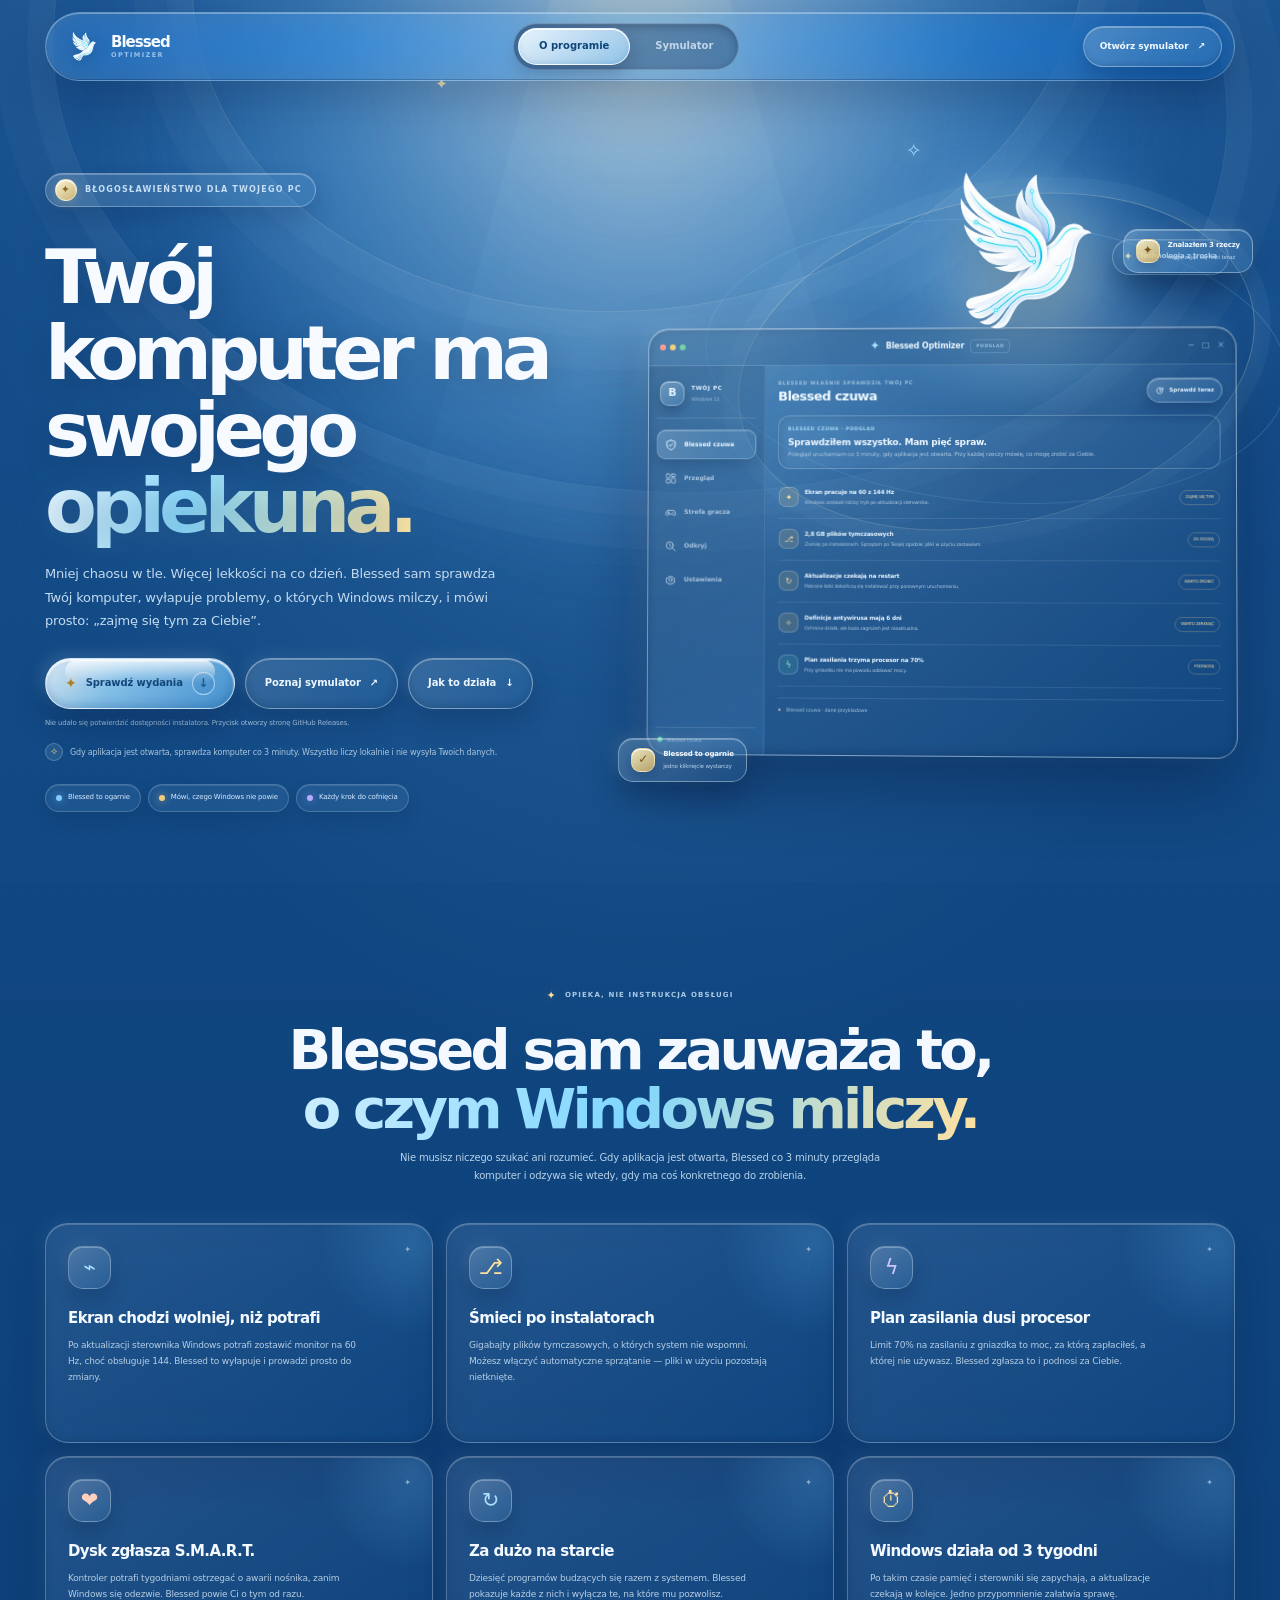
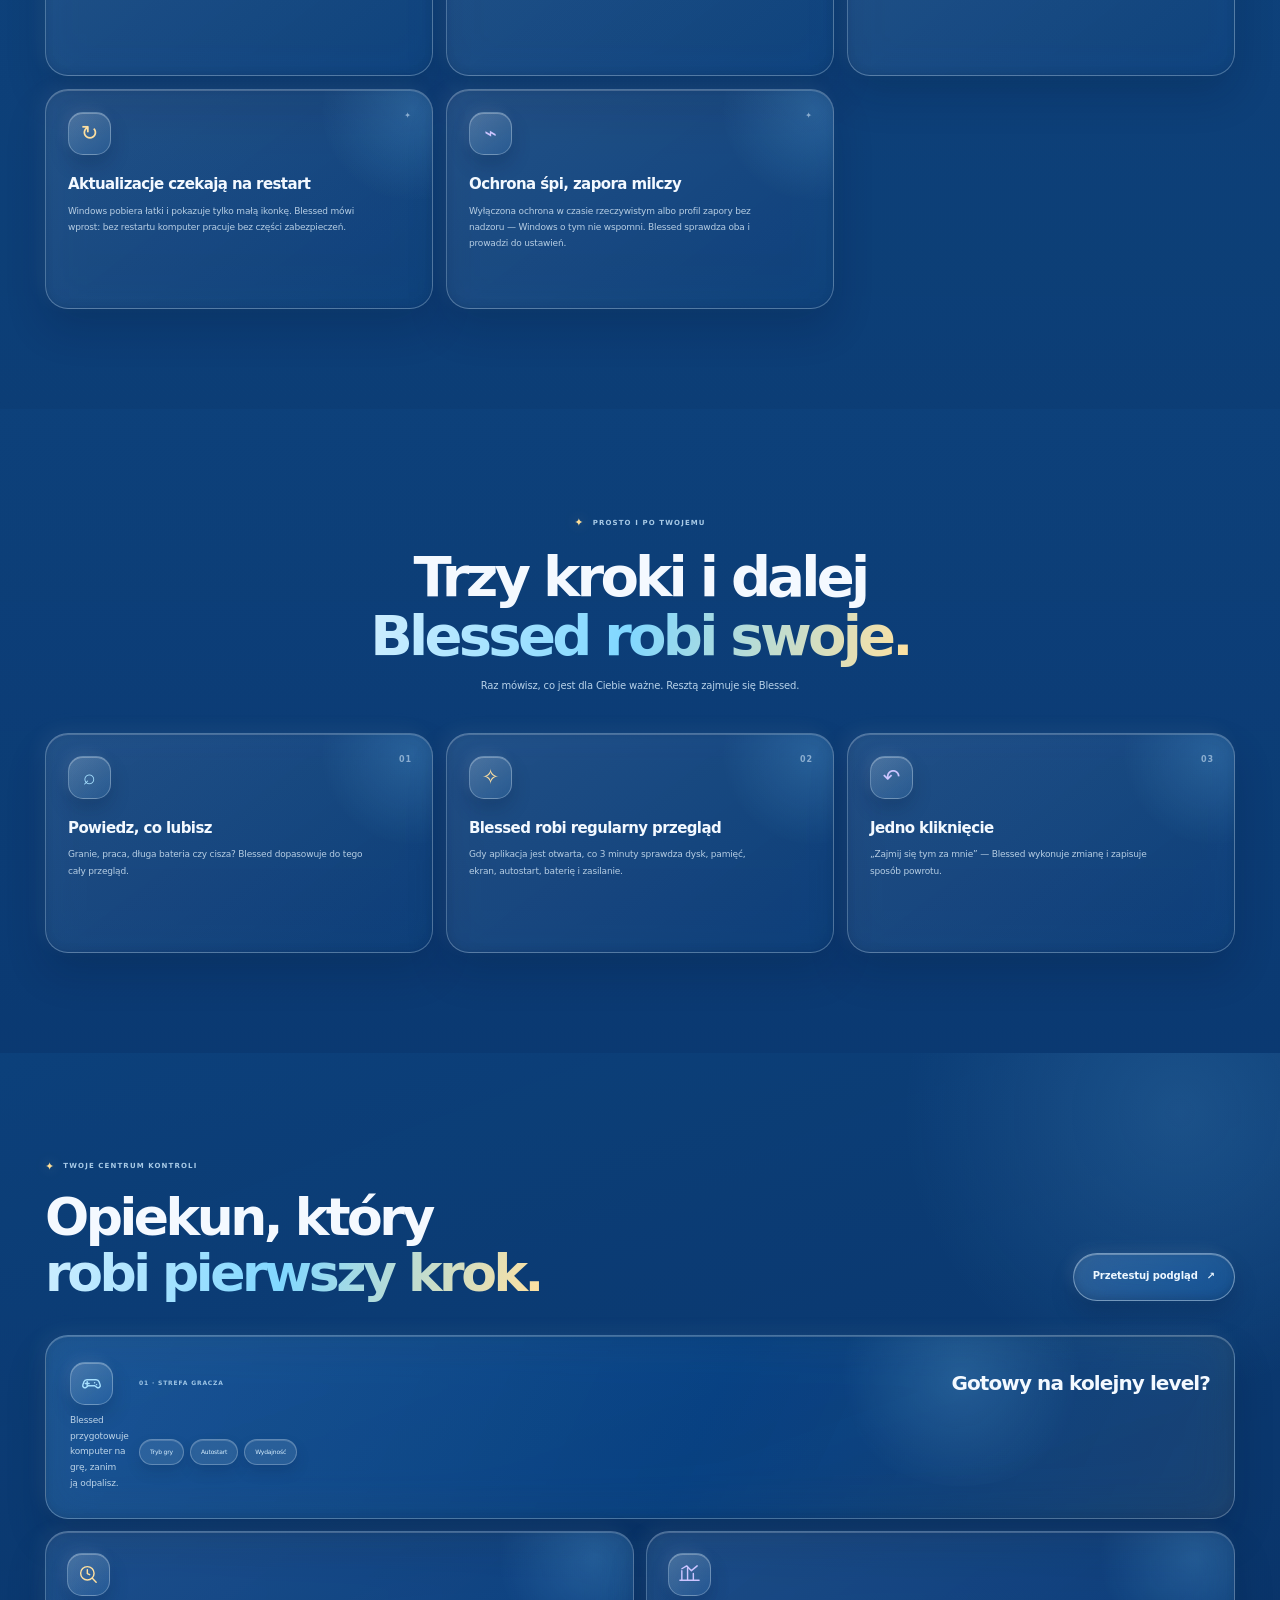
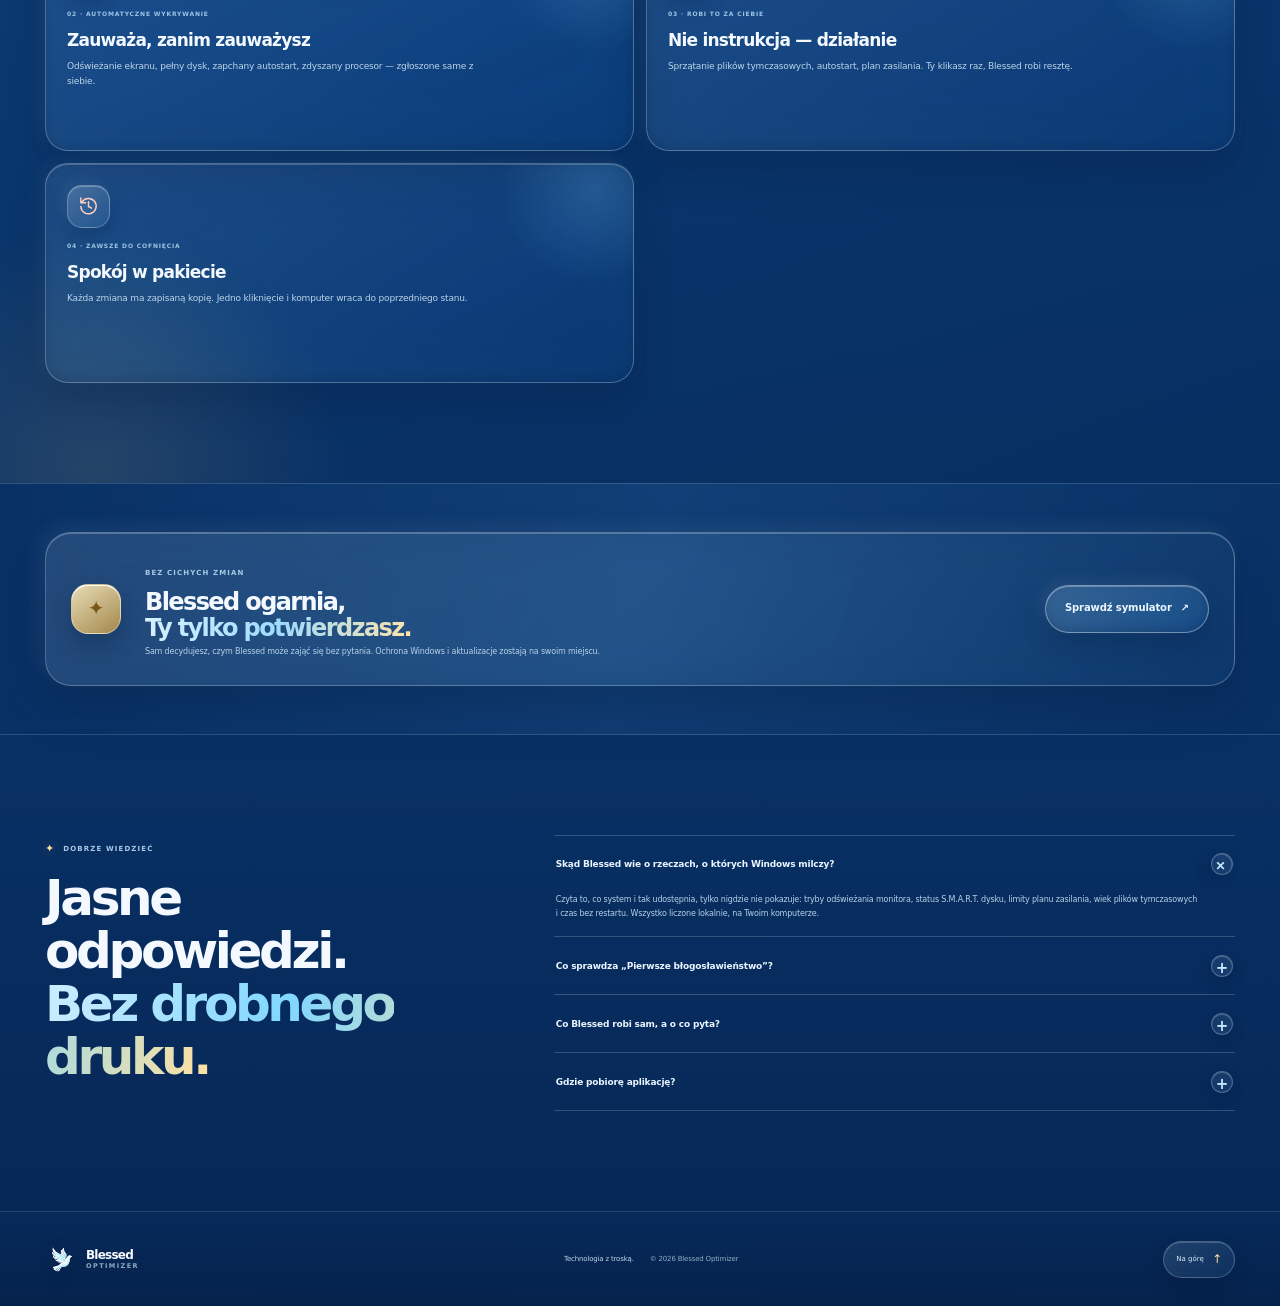
<file: site/index.html>
<!doctype html>
<html lang="pl">
<head>
  <meta charset="utf-8">
  <meta name="viewport" content="width=device-width, initial-scale=1">
  <meta name="theme-color" content="#0b3770">
  <meta name="description" content="Blessed Optimizer — osobista odnowa dla komputera z Windows. Wybierz granie, pracę, ciszę lub baterię i przygotuj swój komputer na więcej.">
  <title>Blessed Optimizer — błogosławieństwo dla Twojego PC</title>
  <link rel="canonical" href="https://rejson59.github.io/Blessed-Optimizer/">
  <meta property="og:type" content="website">
  <meta property="og:site_name" content="Blessed Optimizer">
  <meta property="og:title" content="Blessed Optimizer — błogosławieństwo dla Twojego PC">
  <meta property="og:description" content="Jeden rytuał, widoczna odnowa. Blessed pomaga odzyskać komputerowi lekkość, dopasować go do Twojego celu i zająć się tym, co wybierzesz.">
  <meta property="og:url" content="https://rejson59.github.io/Blessed-Optimizer/">
  <meta property="og:image" content="https://rejson59.github.io/Blessed-Optimizer/assets/blessed-optimizer-logo.png">
  <meta name="twitter:card" content="summary_large_image">
  <meta name="twitter:title" content="Blessed Optimizer — błogosławieństwo dla Twojego PC">
  <meta name="twitter:description" content="Jeden rytuał, widoczna odnowa. Blessed pomaga odzyskać komputerowi lekkość, dopasować go do Twojego celu i zająć się tym, co wybierzesz.">
  <meta name="twitter:image" content="https://rejson59.github.io/Blessed-Optimizer/assets/blessed-optimizer-logo.png">
  <link rel="icon" type="image/png" href="assets/blessed-optimizer-logo-no-background.png">
  <link rel="stylesheet" href="styles.css?v=blessed-context-help-13">
  <script type="application/ld+json">
  {
    "@context": "https://schema.org",
    "@type": "SoftwareApplication",
    "name": "Blessed Optimizer",
    "operatingSystem": "Windows 10/11 x64",
    "applicationCategory": "UtilitiesApplication",
    "inLanguage": "pl",
    "description": "Osobista odnowa dla komputera z Windows — dobierz ustawienia do grania, pracy, ciszy lub baterii i wybierz, czym Blessed ma się zająć.",
    "url": "https://rejson59.github.io/Blessed-Optimizer/",
    "downloadUrl": "https://github.com/rejson59/Blessed-Optimizer/releases",
    "offers": { "@type": "Offer", "price": "0", "priceCurrency": "PLN" }
  }
  </script>
  <script src="script.js?v=blessed-context-help-13" defer></script>
</head>
<body>
  <div class="blessing-light" aria-hidden="true"><span class="light-beam"></span><span class="light-ring light-ring-one"></span><span class="light-ring light-ring-two"></span><i class="light-spark spark-a">✦</i><i class="light-spark spark-b">✧</i></div>
  <a class="skip-link" href="#main">Przejdź do treści</a>

  <header class="site-header">
    <div class="header-inner wrap">
      <a class="brand" href="#program" data-open-tab="about" aria-label="Blessed Optimizer — strona główna">
        <img class="brand-logo" src="assets/blessed-optimizer-logo-no-background.png" alt="">
        <span class="brand-wordmark">Blessed <span>OPTIMIZER</span></span>
      </a>
      <div class="site-tabs" role="tablist" aria-label="Główne sekcje strony">
        <button class="site-tab is-active" id="tab-about" role="tab" type="button" aria-selected="true" aria-controls="panel-about" data-site-tab="about">O programie</button>
        <button class="site-tab" id="tab-simulator" role="tab" type="button" aria-selected="false" aria-controls="panel-simulator" data-site-tab="simulator" tabindex="-1">Symulator</button>
      </div>
      <button class="button button-top" type="button" data-open-tab="simulator">Otwórz symulator <span aria-hidden="true">↗</span></button>
    </div>
  </header>

  <main id="main">
    <section class="tab-panel about-panel is-active" id="panel-about" role="tabpanel" aria-labelledby="tab-about" tabindex="0">
      <section class="hero" id="program">
        <div class="hero-bloom" aria-hidden="true"></div>
        <div class="wrap hero-layout">
          <div class="hero-copy reveal">
            <p class="eyebrow"><span>✦</span> Błogosławieństwo dla Twojego PC</p>
            <h1>Twój komputer ma<br>swojego <em>opiekuna.</em></h1>
            <p class="hero-lede">Mniej chaosu w tle. Więcej lekkości na co dzień. Blessed sam sprawdza Twój komputer, wyłapuje problemy, o których Windows milczy, i mówi prosto: „zajmę się tym za Ciebie”.</p>
            <div class="hero-actions">
              <a class="button button-primary download-cta" id="download-cta" href="https://github.com/rejson59/Blessed-Optimizer/releases" aria-describedby="download-note"><span class="button-star" aria-hidden="true">✦</span> <span id="download-label">Sprawdź wydania</span> <span class="button-arrow" aria-hidden="true">↓</span></a>
              <button class="button button-glass simulator-cta" type="button" data-open-tab="simulator">Poznaj symulator <span aria-hidden="true">↗</span></button>
              <button class="button button-glass mobile-invite" type="button" id="share-link"><span aria-hidden="true">↗</span> Otwórz podgląd na komputerze</button>
              <a class="button button-glass how-cta" href="#jak-dziala">Jak to działa <span aria-hidden="true">↓</span></a>
            </div>
            <p class="download-note" id="download-note" role="status" aria-live="polite">Instalator pobierzesz prosto z GitHub Releases — jeden plik .exe, bez dodatkowych kroków.</p>
            <p class="hero-note"><span class="note-lock" aria-hidden="true">✧</span> Gdy aplikacja jest otwarta, sprawdza komputer co 3 minuty. Wszystko liczy lokalnie i nie wysyła Twoich danych.</p>
            <div class="hero-promises">
              <span><i class="promise-dot dot-blue"></i> Blessed to ogarnie</span>
              <span><i class="promise-dot dot-gold"></i> Mówi, czego Windows nie powie</span>
              <span><i class="promise-dot dot-lilac"></i> Każdy krok do cofnięcia</span>
            </div>
          </div>

          <div class="hero-visual reveal reveal-delay">
            <div class="halo-orbit" aria-hidden="true"></div>
            <div class="dove-glow" aria-hidden="true"></div>
            <img class="hero-dove" src="assets/blessed-optimizer-logo-no-background.png" alt="Gołąb — logo Blessed Optimizer">
            <span class="dove-caption"><i>✦</i> Technologia z troską</span>
            <div class="app-window glass-panel">
              <div class="window-bar"><div class="window-dots" aria-hidden="true"><i></i><i></i><i></i></div><div class="window-brand"><span>✦</span> Blessed Optimizer <small>PODGLĄD</small></div><div class="window-controls" aria-hidden="true">−　□　×</div></div>
              <div class="app-layout">
                <aside class="app-sidebar">
                  <div class="device-chip"><span class="device-avatar">B</span><span><strong>TWÓJ PC</strong><small>Windows 11</small></span></div>
                  <nav class="app-nav" aria-label="Zakładki przykładowej aplikacji">
                    <button type="button" class="app-nav-button is-active" data-app-view="care" aria-current="page"><svg viewBox="0 0 20 20" aria-hidden="true"><path d="M10 2.6 16.6 5.2v4.5c0 3.7-2.6 6.6-6.6 8-4-1.4-6.6-4.3-6.6-8V5.2L10 2.6Z"/><path d="m7 10.1 2 2 4-4.2"/></svg><span>Blessed czuwa</span></button>
                    <button type="button" class="app-nav-button" data-app-view="overview"><svg viewBox="0 0 20 20" aria-hidden="true"><rect x="3" y="3" width="6" height="6" rx="1.5"/><rect x="11" y="3" width="6" height="4" rx="1.2"/><rect x="11" y="9" width="6" height="8" rx="1.5"/><rect x="3" y="11" width="6" height="6" rx="1.5"/></svg><span>Przegląd</span></button>
                    <button type="button" class="app-nav-button" data-app-view="gaming"><svg viewBox="0 0 20 20" aria-hidden="true"><path d="M6.1 7h7.8a3 3 0 0 1 2.8 2l1 3.1a2 2 0 0 1-3.2 2.1l-2-1.5h-5l-2 1.5a2 2 0 0 1-3.2-2.1l1-3.1a3 3 0 0 1 2.8-2Z"/><path d="M6.5 9.2v3M5 10.7h3M13.4 10h.1M15.1 11.7h.1"/></svg><span>Strefa gracza</span></button>
                    <button type="button" class="app-nav-button" data-app-view="diagnostics"><svg viewBox="0 0 20 20" aria-hidden="true"><circle cx="8.8" cy="8.8" r="5.5"/><path d="m13 13 4 4M8.8 6v3l2 1"/></svg><span>Odkryj</span></button>
                    <button type="button" class="app-nav-button" data-app-view="settings"><svg viewBox="0 0 20 20" aria-hidden="true"><circle cx="10" cy="10" r="2.6"/><path d="m16 11.6 1 .8-1.5 2.6-1.2-.5a6 6 0 0 1-1.4.8l-.2 1.3H7.3l-.2-1.3a6 6 0 0 1-1.4-.8l-1.2.5L3 12.4l1-.8a6 6 0 0 1 0-1.6l-1-.8 1.5-2.6 1.2.5a6 6 0 0 1 1.4-.8l.2-1.3h5.4l.2 1.3a6 6 0 0 1 1.4.8l1.2-.5 1.5 2.6-1 .8a6 6 0 0 1 0 1.6Z"/></svg><span>Ustawienia</span></button>
                  </nav>
                  <div class="sidebar-demo"><i></i> Blessed czuwa</div>
                </aside>
                <div class="app-main">
                  <div class="app-pagebar"><div><p class="app-kicker">BLESSED WŁAŚNIE SPRAWDZIŁ TWÓJ PC</p><h2 id="app-view-title">Blessed czuwa</h2></div><button class="app-scan-button" type="button" id="audit-button"><svg viewBox="0 0 20 20" aria-hidden="true"><path d="M16 10a6 6 0 1 1-1.8-4.3M16 4v4h-4"/><path d="M10 6.5v3.7l2.2 1.2"/></svg><span>Sprawdź teraz</span></button></div>
                  <p class="scan-feedback" id="scan-feedback" role="status" aria-live="polite"></p>
                  <div class="app-panel" id="app-panel" aria-live="polite"><noscript><p>Włącz JavaScript, by przetestować zakładki podglądu.</p></noscript></div>
                  <div class="app-footnote"><span>✦</span> Blessed czuwa · dane przykładowe</div>
                </div>
              </div>
            </div>
            <div class="float-chip float-chip-top"><span>✦</span><span><strong>Znalazłem 3 rzeczy</strong><small>mogę zająć się nimi teraz</small></span></div>
            <div class="float-chip float-chip-bottom"><span class="float-check">✓</span><span><strong>Blessed to ogarnie</strong><small>jedno kliknięcie wystarczy</small></span></div>
          </div>
        </div>
      </section>

      <section class="how-section section-space" id="czuwanie">
        <div class="wrap">
          <div class="section-title reveal"><span class="section-kicker"><i>✦</i> OPIEKA, NIE INSTRUKCJA OBSŁUGI</span><h2>Blessed sam zauważa to,<br><span>o czym Windows milczy.</span></h2><p>Nie musisz niczego szukać ani rozumieć. Gdy aplikacja jest otwarta, Blessed co 3 minuty przegląda komputer i odzywa się wtedy, gdy ma coś konkretnego do zrobienia.</p></div>
          <div class="how-grid">
            <article class="how-card reveal"><span class="how-num">✦</span><span class="how-icon icon-blue">⌁</span><h3>Ekran chodzi wolniej, niż potrafi</h3><p>Po aktualizacji sterownika Windows potrafi zostawić monitor na 60 Hz, choć obsługuje 144. Blessed to wyłapuje i prowadzi prosto do zmiany.</p></article>
            <article class="how-card reveal reveal-delay-short"><span class="how-num">✦</span><span class="how-icon icon-gold">⎇</span><h3>Śmieci po instalatorach</h3><p>Gigabajty plików tymczasowych, o których system nie wspomni. Możesz włączyć automatyczne sprzątanie — pliki w użyciu pozostają nietknięte.</p></article>
            <article class="how-card reveal reveal-delay-medium"><span class="how-num">✦</span><span class="how-icon icon-lilac">ϟ</span><h3>Plan zasilania dusi procesor</h3><p>Limit 70% na zasilaniu z gniazdka to moc, za którą zapłaciłeś, a której nie używasz. Blessed zgłasza to i podnosi za Ciebie.</p></article>
            <article class="how-card reveal"><span class="how-num">✦</span><span class="how-icon icon-peach">❤</span><h3>Dysk zgłasza S.M.A.R.T.</h3><p>Kontroler potrafi tygodniami ostrzegać o awarii nośnika, zanim Windows się odezwie. Blessed powie Ci o tym od razu.</p></article>
            <article class="how-card reveal reveal-delay-short"><span class="how-num">✦</span><span class="how-icon icon-blue">↻</span><h3>Za dużo na starcie</h3><p>Dziesięć programów budzących się razem z systemem. Blessed pokazuje każde z nich i wyłącza te, na które mu pozwolisz.</p></article>
            <article class="how-card reveal reveal-delay-medium"><span class="how-num">✦</span><span class="how-icon icon-gold">⏱</span><h3>Windows działa od 3 tygodni</h3><p>Po takim czasie pamięć i sterowniki się zapychają, a aktualizacje czekają w kolejce. Jedno przypomnienie załatwia sprawę.</p></article>
            <article class="how-card reveal"><span class="how-num">✦</span><span class="how-icon icon-gold">↻</span><h3>Aktualizacje czekają na restart</h3><p>Windows pobiera łatki i pokazuje tylko małą ikonkę. Blessed mówi wprost: bez restartu komputer pracuje bez części zabezpieczeń.</p></article>
            <article class="how-card reveal reveal-delay-short"><span class="how-num">✦</span><span class="how-icon icon-lilac">⌁</span><h3>Ochrona śpi, zapora milczy</h3><p>Wyłączona ochrona w czasie rzeczywistym albo profil zapory bez nadzoru — Windows o tym nie wspomni. Blessed sprawdza oba i prowadzi do ustawień.</p></article>
          </div>
        </div>
      </section>

      <section class="how-section section-space" id="jak-dziala">
        <div class="wrap">
          <div class="section-title reveal"><span class="section-kicker"><i>✦</i> PROSTO I PO TWOJEMU</span><h2>Trzy kroki i dalej<br><span>Blessed robi swoje.</span></h2><p>Raz mówisz, co jest dla Ciebie ważne. Resztą zajmuje się Blessed.</p></div>
          <div class="how-grid">
            <article class="how-card reveal"><span class="how-num">01</span><span class="how-icon icon-blue">⌕</span><h3>Powiedz, co lubisz</h3><p>Granie, praca, długa bateria czy cisza? Blessed dopasowuje do tego cały przegląd.</p></article>
            <article class="how-card reveal reveal-delay-short"><span class="how-num">02</span><span class="how-icon icon-gold">✧</span><h3>Blessed robi regularny przegląd</h3><p>Gdy aplikacja jest otwarta, co 3 minuty sprawdza dysk, pamięć, ekran, autostart, baterię i zasilanie.</p></article>
            <article class="how-card reveal reveal-delay-medium"><span class="how-num">03</span><span class="how-icon icon-lilac">↶</span><h3>Jedno kliknięcie</h3><p>„Zajmij się tym za mnie” — Blessed wykonuje zmianę i zapisuje sposób powrotu.</p></article>
          </div>
        </div>
      </section>

      <section class="features-section section-space" id="funkcje">
        <div class="wrap">
          <div class="feature-header reveal"><div><span class="section-kicker"><i>✦</i> TWOJE CENTRUM KONTROLI</span><h2>Opiekun, który<br><span>robi pierwszy krok.</span></h2></div><button class="button button-glass" type="button" data-open-tab="simulator">Przetestuj podgląd <span aria-hidden="true">↗</span></button></div>
          <div class="feature-grid">
            <article class="feature-card feature-card-game reveal"><span class="feature-icon icon-blue"><svg viewBox="0 0 24 24"><path d="M7.2 8h9.6a3.3 3.3 0 0 1 3.1 2.2l1.2 3.5a2.2 2.2 0 0 1-3.5 2.3l-2.2-1.7H8.6l-2.2 1.7a2.2 2.2 0 0 1-3.5-2.3l1.2-3.5A3.3 3.3 0 0 1 7.2 8Z"/><path d="M7.5 10v4M5.5 12h4M15.2 11.2h.1M17.2 13.2h.1"/></svg></span><span class="feature-tag">01 · STREFA GRACZA</span><h3>Gotowy na kolejny level?</h3><p>Blessed przygotowuje komputer na grę, zanim ją odpalisz.</p><div class="game-pills"><span>Tryb gry</span><span>Autostart</span><span>Wydajność</span></div></article>
            <article class="feature-card reveal reveal-delay-short"><span class="feature-icon icon-gold"><svg viewBox="0 0 24 24"><circle cx="10.8" cy="10.8" r="7"/><path d="m16 16 4 4M10.8 7v4l2.4 1.2"/></svg></span><span class="feature-tag">02 · AUTOMATYCZNE WYKRYWANIE</span><h3>Zauważa, zanim zauważysz</h3><p>Odświeżanie ekranu, pełny dysk, zapchany autostart, zdyszany procesor — zgłoszone same z siebie.</p></article>
            <article class="feature-card reveal"><span class="feature-icon icon-lilac"><svg viewBox="0 0 24 24"><path d="M4 18V8M10 18V5M16 18v-7M22 18H2"/><path d="m4 6 5-3 5 5 6-5"/></svg></span><span class="feature-tag">03 · ROBI TO ZA CIEBIE</span><h3>Nie instrukcja — działanie</h3><p>Sprzątanie plików tymczasowych, autostart, plan zasilania. Ty klikasz raz, Blessed robi resztę.</p></article>
            <article class="feature-card reveal reveal-delay-short"><span class="feature-icon icon-peach"><svg viewBox="0 0 24 24"><path d="M4 8V3m0 5h5M5.3 7.2A8 8 0 1 1 4 12"/><path d="M12 7v5l3.2 1.8"/></svg></span><span class="feature-tag">04 · ZAWSZE DO COFNIĘCIA</span><h3>Spokój w pakiecie</h3><p>Każda zmiana ma zapisaną kopię. Jedno kliknięcie i komputer wraca do poprzedniego stanu.</p></article>
          </div>
        </div>
      </section>

      <section class="safety-strip" id="bezpieczenstwo"><div class="wrap safety-strip-inner reveal"><span class="safety-symbol">✦</span><div><span class="section-kicker">BEZ CICHYCH ZMIAN</span><h2>Blessed ogarnia,<br><span>Ty tylko potwierdzasz.</span></h2><p>Sam decydujesz, czym Blessed może zająć się bez pytania. Ochrona Windows i aktualizacje zostają na swoim miejscu.</p></div><button class="button button-glass" type="button" data-open-tab="simulator">Sprawdź symulator <span aria-hidden="true">↗</span></button></div></section>

      <section class="faq-section section-space" id="pytania"><div class="wrap faq-wrap"><div class="section-title reveal"><span class="section-kicker"><i>✦</i> DOBRZE WIEDZIEĆ</span><h2>Jasne odpowiedzi.<br><span>Bez drobnego druku.</span></h2></div><div class="faq-list reveal reveal-delay"><details class="faq-item" open><summary>Skąd Blessed wie o rzeczach, o których Windows milczy?<span>+</span></summary><p>Czyta to, co system i tak udostępnia, tylko nigdzie nie pokazuje: tryby odświeżania monitora, status S.M.A.R.T. dysku, limity planu zasilania, wiek plików tymczasowych i czas bez restartu. Wszystko liczone lokalnie, na Twoim komputerze.</p></details><details class="faq-item"><summary>Co sprawdza „Pierwsze błogosławieństwo”?<span>+</span></summary><p>To początek osobistej odnowy komputera. Blessed sprawdza najważniejsze obszary, poznaje Twój cel — granie, pracę, ciszę albo baterię — i układa prosty plan. Wybierasz kroki, a potem widzisz, co zmieniło się na lepsze. W symulatorze wszystko działa na przykładowych danych.</p></details><details class="faq-item"><summary>Co Blessed robi sam, a o co pyta?<span>+</span></summary><p>Gdy aplikacja jest otwarta, Blessed może przeglądać komputer co 3 minuty. Automatyczne sprzątanie plików tymczasowych jest domyślnie wyłączone i wymaga osobnej zgody; przed ręcznym sprzątaniem zobaczysz podgląd. Zmiany w autostarcie i planie zasilania zatwierdzasz osobno i możesz je cofnąć. Ustawienia znajdziesz w osobnej karcie.</p></details><details class="faq-item"><summary>Gdzie pobiorę aplikację?<span>+</span></summary><p>Przyciskiem u góry strony. Pobierasz jeden plik .exe z GitHub Releases — instaluje się dla Twojego konta, bez uprawnień administratora.</p></details></div></div></section>
    </section>

    <section class="tab-panel simulator-panel" id="panel-simulator" role="tabpanel" aria-labelledby="tab-simulator" tabindex="0" hidden>
      <div class="simulator-hero">
        <div class="wrap simulator-hero-inner">
          <div class="simulator-copy reveal"><span class="section-kicker"><i>✦</i> BLESSED · ODNOWA KOMPUTERA</span><h1>Przywróć lekkość<br><span>swojemu komputerowi.</span></h1><p>Wybierz swój rytm, uruchom błogosławieństwo i zobacz, jak Blessed układa osobisty plan odnowy. Możesz przeklikać cały rytuał — od pierwszego odkrycia aż po świeży efekt „przed i po”.</p><div class="simulator-tags"><span><i>✓</i> Granie, praca, cisza lub bateria</span><span><i>✓</i> Odnowa krok po kroku</span><span><i>✓</i> Interaktywny podgląd</span></div></div>
          <figure class="simulator-logo-card reveal reveal-delay"><img src="assets/blessed-optimizer-logo.png" alt="Logo Blessed Optimizer — biały gołąb z błękitnymi detalami na jasnym tle"><figcaption>TECHNOLOGIA Z TROSKĄ <span>✦</span></figcaption></figure>
        </div>
      </div>
      <section class="mock-preview-section" aria-labelledby="mock-preview-heading">
        <div class="wrap">
          <div class="mock-preview-heading reveal">
            <div><span class="section-kicker"><i>✦</i> BLESSED OPTIMIZER · RYTUAŁ ODNOWY</span><h2 id="mock-preview-heading">Jeden rytuał.<br><span>Widoczna odnowa.</span></h2><p>Wybierz swój cel, odkryj możliwości komputera i przeprowadź go przez odnowę. Kliknij przyciski w oknie — wszystko tutaj reaguje i opowiada własną historię.</p></div>
            <span class="concept-badge"><i></i> NOWA KONCEPCJA · DANE DEMO</span>
          </div>
          <div class="mock-window reveal" id="mock-window" role="region" aria-label="Makieta okna aplikacji Blessed Optimizer" data-mock-theme="dark" data-mock-accent="sky">
            <div class="mock-titlebar">
              <div class="mock-title-brand">
                <span class="mock-title-logo"><img src="assets/blessed-optimizer-logo-no-background.png" alt=""></span>
                <span class="mock-title-copy"><strong>Blessed Optimizer</strong><small>Odnowa komputera, po Twojemu</small></span>
              </div>
              <div class="mock-title-updates"><span class="mock-title-updates-label">TRYB</span><span class="mock-title-updates-value">Interaktywny prototyp</span></div>
              <button class="mock-title-check" type="button" data-toast="To podgląd nowego rytuału odnowy — klikaj i sprawdź, jak zmienia się plan.">O koncepcji</button>
              <span class="mock-title-version">ODNOWA</span>
              <div class="mock-title-controls" aria-hidden="true"><i>−</i><i>□</i><i>×</i></div>
            </div>
            <div class="mock-layout">
              <nav class="mock-sidebar" aria-label="Nawigacja Blessed">
                <div class="mock-sidebar-head"><span class="mock-sidebar-head-title">TWOJA ODNOWA</span><span class="mock-sidebar-head-sub">Wszystko na swoim miejscu</span></div>

                <button class="mock-nav-group-toggle is-open" type="button" data-mock-nav-toggle="blessing" aria-expanded="true" aria-controls="mock-nav-items-blessing"><span class="mock-nav-group-mark">✦</span><span class="mock-nav-group-label">ODNOWA</span><span class="mock-nav-chevron" aria-hidden="true">⌄</span></button>
                <div class="mock-nav-items" id="mock-nav-items-blessing" data-mock-nav-items="blessing">
                  <button class="mock-nav-button is-active" id="mock-nav-blessing" type="button" data-mock-view="blessing"><svg viewBox="0 0 20 20" aria-hidden="true"><path d="m10 2 1.6 5.4L17 9l-5.4 1.6L10 16l-1.6-5.4L3 9l5.4-1.6L10 2Z"/><path d="m16 13 .8 2.2L19 16l-2.2.8L16 19l-.8-2.2L13 16l2.2-.8L16 13Z"/></svg>Rytuał odnowy</button>
                </div>

                <button class="mock-nav-group-toggle" type="button" data-mock-nav-toggle="care" aria-expanded="false" aria-controls="mock-nav-items-care"><span class="mock-nav-group-mark">♥</span><span class="mock-nav-group-label">OPIEKA</span><span class="mock-nav-chevron" aria-hidden="true">›</span></button>
                <div class="mock-nav-items" id="mock-nav-items-care" data-mock-nav-items="care" hidden>
                  <button class="mock-nav-button" id="mock-nav-care" type="button" data-mock-view="care"><svg viewBox="0 0 20 20" aria-hidden="true"><path d="M10 2.6 16.6 5.2v4.5c0 3.7-2.6 6.6-6.6 8-4-1.4-6.6-4.3-6.6-8V5.2L10 2.6Z"/><path d="m7 10.1 2 2 4-4.2"/></svg>Blessed czuwa <span class="mock-nav-badge" id="mock-care-badge" style="display:none"></span></button>
                  <button class="mock-nav-button" id="mock-nav-history" type="button" data-mock-view="history"><svg viewBox="0 0 20 20" aria-hidden="true"><path d="M16.2 8A6.5 6.5 0 1 0 17 11M16 3v5h-5M10 6v5l3 2"/></svg>Historia</button>
                </div>

                <button class="mock-nav-group-toggle" type="button" data-mock-nav-toggle="performance" aria-expanded="false" aria-controls="mock-nav-items-performance"><span class="mock-nav-group-mark">⌁</span><span class="mock-nav-group-label">WYDAJNOŚĆ</span><span class="mock-nav-chevron" aria-hidden="true">›</span></button>
                <div class="mock-nav-items" id="mock-nav-items-performance" data-mock-nav-items="performance" hidden>
                  <button class="mock-nav-button" id="mock-nav-gaming" type="button" data-mock-view="gaming"><svg viewBox="0 0 20 20" aria-hidden="true"><path d="M6.1 7h7.8a3 3 0 0 1 2.8 2l1 3.1a2 2 0 0 1-3.2 2.1l-2-1.5h-5l-2 1.5a2 2 0 0 1-3.2-2.1l1-3.1a3 3 0 0 1 2.8-2Z"/><path d="M6.5 9.2v3M5 10.7h3M13.4 10h.1M15.1 11.7h.1"/></svg>Strefa gracza</button>
                  <button class="mock-nav-button" id="mock-nav-processes" type="button" data-mock-view="processes"><svg viewBox="0 0 20 20" aria-hidden="true"><path d="M7 5h9M7 10h9M7 15h6M4 5h.01M4 10h.01M4 15h.01"/></svg>Procesy</button>
                </div>

                <button class="mock-nav-group-toggle" type="button" data-mock-nav-toggle="devices" aria-expanded="false" aria-controls="mock-nav-items-devices"><span class="mock-nav-group-mark">▣</span><span class="mock-nav-group-label">URZĄDZENIA</span><span class="mock-nav-chevron" aria-hidden="true">›</span></button>
                <div class="mock-nav-items" id="mock-nav-items-devices" data-mock-nav-items="devices" hidden>
                  <button class="mock-nav-button" id="mock-nav-devices" type="button" data-mock-view="devices"><svg viewBox="0 0 20 20" aria-hidden="true"><rect x="2.5" y="3.5" width="15" height="10" rx="1.3"/><path d="M7 17h6M10 13.5V17M5.5 6.5h5"/></svg>Ekrany i sprzęt</button>
                </div>

                <button class="mock-nav-group-toggle" type="button" data-mock-nav-toggle="diagnostics" aria-expanded="false" aria-controls="mock-nav-items-diagnostics"><span class="mock-nav-group-mark">⌕</span><span class="mock-nav-group-label">DIAGNOSTYKA</span><span class="mock-nav-chevron" aria-hidden="true">›</span></button>
                <div class="mock-nav-items" id="mock-nav-items-diagnostics" data-mock-nav-items="diagnostics" hidden>
                  <button class="mock-nav-button" id="mock-nav-connections" type="button" data-mock-view="connections"><svg viewBox="0 0 20 20" aria-hidden="true"><path d="M2 7.5a12 12 0 0 1 16 0M5 10.5a7.5 7.5 0 0 1 10 0M8 13.5a3 3 0 0 1 4 0M10 16h.01"/></svg>Połączenia</button>
                  <button class="mock-nav-button" id="mock-nav-proposals" type="button" data-mock-view="proposals"><svg viewBox="0 0 20 20" aria-hidden="true"><path d="m10 2 1.6 5.4L17 9l-5.4 1.6L10 16l-1.6-5.4L3 9l5.4-1.6L10 2Z"/><path d="m16 13 .8 2.2L19 16l-2.2.8L16 19l-.8-2.2L13 16l2.2-.8L16 13Z"/></svg>Podpowiedzi</button>
                </div>

                <button class="mock-nav-group-toggle" type="button" data-mock-nav-toggle="windows" aria-expanded="false" aria-controls="mock-nav-items-windows"><span class="mock-nav-group-mark">⊞</span><span class="mock-nav-group-label">WINDOWS</span><span class="mock-nav-chevron" aria-hidden="true">›</span></button>
                <div class="mock-nav-items" id="mock-nav-items-windows" data-mock-nav-items="windows" hidden>
                  <button class="mock-nav-button" id="mock-nav-power" type="button" data-mock-view="power"><svg viewBox="0 0 20 20" aria-hidden="true"><path d="m11.5 1-8 10h5l-1 8 9-11h-5l.5-7Z"/></svg>Zasilanie</button>
                  <button class="mock-nav-button" id="mock-nav-startup" type="button" data-mock-view="startup"><svg viewBox="0 0 20 20" aria-hidden="true"><path d="M16.2 8A6.5 6.5 0 1 0 17 11M16 3v5h-5M10 6v5l3 2"/></svg>Autostart</button>
                  <button class="mock-nav-button" id="mock-nav-cleanup" type="button" data-mock-view="cleanup"><svg viewBox="0 0 20 20" aria-hidden="true"><path d="M17 3l-6.5 6.5"/><path d="M10.5 9.5 5 15c-1.2 1.2-1.8 2.6-1.5 4 1.4.3 2.8-.3 4-1.5l5.5-5.5"/><path d="m8 12 2.5 2.5M6.5 13.5 9 16"/></svg>Porządki</button>
                </div>

                <button class="mock-nav-group-toggle" type="button" data-mock-nav-toggle="appearance" aria-expanded="false" aria-controls="mock-nav-items-appearance"><span class="mock-nav-group-mark">◉</span><span class="mock-nav-group-label">DOPASOWANIE</span><span class="mock-nav-chevron" aria-hidden="true">›</span></button>
                <div class="mock-nav-items" id="mock-nav-items-appearance" data-mock-nav-items="appearance" hidden>
                  <button class="mock-nav-button" id="mock-nav-personalization" type="button" data-mock-view="personalization"><svg viewBox="0 0 20 20" aria-hidden="true"><path d="M10 3a7 7 0 1 0 .01 0M6.5 8h.01M10 6h.01M13.5 8h.01M7.5 12h.01"/></svg>Personalizacja</button>
                  <button class="mock-nav-button" id="mock-nav-settings" type="button" data-mock-view="settings"><svg viewBox="0 0 20 20" aria-hidden="true"><path d="M10 6.5A3.5 3.5 0 1 1 10 13.5 3.5 3.5 0 0 1 10 6.5Z"/><path d="M10 2v2M10 16v2M2 10h2M16 10h2M4.3 4.3l1.4 1.4M14.3 14.3l1.4 1.4M15.7 4.3l-1.4 1.4M5.7 14.3l1.4-1.4"/></svg>Ustawienia</button>
                </div>
                <div class="mock-sidebar-local"><i></i><span><strong>PROFIL</strong><small id="mock-sidebar-profile">Granie · gotowy</small></span></div>
              </nav>
              <div class="mock-workspace">
                <div class="mock-toolbar">
                  <div><span class="mock-kicker">TWOJE BŁOGOSŁAWIEŃSTWO · DEMO</span><h3 id="mock-view-title">Czas na odnowę</h3></div>
                  <span class="mock-status-pill" id="mock-status-pill"><i></i> <span id="mock-status-pill-text">Gotowy na odnowę</span></span>
                </div>
                <div class="mock-guide">
                  <span class="mock-guide-avatar"><img src="assets/blessed-optimizer-logo-no-background.png" alt=""><i>✦</i></span>
                  <span class="mock-guide-copy"><strong>Blessed</strong><small>Twój przewodnik po odnowie</small><p id="mock-guide-message">Wybierz swój rytm. Przygotuję plan, który doda komputerowi lekkości.</p></span>
                  <span class="mock-guide-badge">RAZEM DAMY RADĘ</span>
                </div>
                <div class="mock-crumb"><span>TWÓJ PIERWSZY KROK</span><i>›</i><span id="mock-view-crumb">BŁOGOSŁAWIEŃSTWO</span><span class="mock-crumb-pill">TWÓJ CEL · TWÓJ RYTM</span></div>
                <div class="mock-page" id="mock-page" role="region" aria-labelledby="mock-nav-blessing" aria-live="polite"></div>
              </div>
            </div>
            <div class="mock-footer"><span><i>✦</i> Interaktywny prototyp · odczyty demonstracyjne</span><span>Odkryj pełną odnowę w aplikacji Windows</span></div>
          </div>
          <p class="mock-window-caption"><span>✧</span> Interaktywny koncept odnowy Blessed Optimizer. Przeklikaj rytuał i zobacz przykładowy efekt — dane nie pochodzą z Twojego komputera.</p>
        </div>
      </section>
      <section class="simulator-section section-space" id="symulator">
        <div class="wrap">
          <div class="demo-note reveal"><span class="demo-note-icon">✧</span><p><strong>Wypróbuj cały rytuał odnowy.</strong> Wybierz cel, pozwól Blessed ułożyć plan i przeprowadź komputer przez przykładową przemianę.</p><span class="demo-tag">INTERAKTYWNY DEMO</span></div>
          <div class="mock-try-card glass-panel reveal">
            <div class="mock-try-head"><span class="mock-try-kicker">TWOJE BLESSED, TWOJE ZASADY</span><h2>Odkryj, co jeszcze potrafi.</h2><p>Rytuał odnowy to początek. Przejrzyj ekran, urządzenia, autostart, zasilanie i pozostałe zakątki Blessed.</p></div>
            <div class="mock-try-list">
              <button class="mock-try-item" type="button" data-mock-goto="blessing"><span class="mock-try-icon">✦</span><span><strong>Rytuał odnowy</strong><small>Wybierz swój cel, poznaj plan i zobacz przemianę krok po kroku.</small></span><i>›</i></button>
              <button class="mock-try-item" type="button" data-mock-goto="devices"><span class="mock-try-icon">▣</span><span><strong>Urządzenia</strong><small>Przykładowa lista monitora, klawiatury, myszy, kamery i audio — bez dostępu do treści.</small></span><i>›</i></button>
              <button class="mock-try-item" type="button" data-mock-goto="care"><span class="mock-try-icon">✦</span><span><strong>„Zrób wszystko za mnie”</strong><small>Plan, zgoda i wykonanie jednym kliknięciem — zobaczysz, co Blessed zrobiłby na Twoim komputerze.</small></span><i>›</i></button>
              <button class="mock-try-item" type="button" data-mock-goto="cleanup"><span class="mock-try-icon">🧹</span><span><strong>Porządki</strong><small>Lista aplikacji z Twojego konta, zaznaczanie i odinstalowywanie z potwierdzeniem.</small></span><i>›</i></button>
              <button class="mock-try-item" type="button" data-mock-goto="power"><span class="mock-try-icon">ϟ</span><span><strong>Zasilanie</strong><small>Aktywny plan, suwak limitu procesora i przycisk „Przywróć oryginał”.</small></span><i>›</i></button>
              <button class="mock-try-item" type="button" data-mock-goto="gaming"><span class="mock-try-icon">⌁</span><span><strong>Strefa gracza</strong><small>Czuwanie CPU i RAM — włączasz jednym kliknięciem, jak w aplikacji.</small></span><i>›</i></button>
              <button class="mock-try-item" type="button" data-mock-goto="startup"><span class="mock-try-icon">↻</span><span><strong>Autostart</strong><small>Przełączniki wpisów z dopiskiem „kopia do przywrócenia”.</small></span><i>›</i></button>
              <button class="mock-try-item" type="button" data-mock-goto="settings"><span class="mock-try-icon">⚙</span><span><strong>Ustawienia</strong><small>Priorytety, automatyzacje i wyciszone sprawy — wszystko lokalnie.</small></span><i>›</i></button>
            </div>
          </div>
        </div>
      </section>

      <template id="mock-template-blessing">
        <div class="mock-page-head mock-renewal-page-head">
          <span class="mock-page-kicker">BLESSED · CZAS NA ODNOWĘ</span>
          <h4>Twój komputer znów może złapać oddech.</h4>
          <p>Wybierz, co dziś robisz. Blessed przygotuje plan, który pomoże Twojemu komputerowi działać tak, jak lubisz.</p>
        </div>

        <section class="mock-renewal-goal-panel" aria-labelledby="mock-goal-heading">
          <div class="mock-renewal-section-heading">
            <span><small class="mock-mini-label">OD CZEGO ZACZYNAMY?</small><strong id="mock-goal-heading">Wybierz swój rytm</strong></span>
            <button class="mock-help-button" type="button" aria-label="Wyjaśnij wybór celu" data-mock-help="Wybór celu pomaga uporządkować wskazówki — nie zmienia samodzielnie ustawień Windows ani nie zamyka programów.">?</button>
            <span class="mock-renewal-spark" aria-hidden="true">✦</span>
          </div>
          <div class="mock-renewal-goals" role="group" aria-label="Wybierz cel odnowy">
            <button class="mock-goal-button is-selected" type="button" data-blessing-goal="gaming" aria-pressed="true"><span class="mock-goal-icon">⌁</span><span><strong>Granie</strong><small>Płynność i moc</small></span></button>
            <button class="mock-goal-button" type="button" data-blessing-goal="work" aria-pressed="false"><span class="mock-goal-icon">✧</span><span><strong>Praca</strong><small>Skupienie i start</small></span></button>
            <button class="mock-goal-button" type="button" data-blessing-goal="quiet" aria-pressed="false"><span class="mock-goal-icon">☾</span><span><strong>Cisza</strong><small>Spokój i chłód</small></span></button>
            <button class="mock-goal-button" type="button" data-blessing-goal="battery" aria-pressed="false"><span class="mock-goal-icon">ϟ</span><span><strong>Bateria</strong><small>Dłuższy dzień</small></span></button>
          </div>
        </section>

        <section class="mock-blessing-card" aria-label="Przewodnik Blessed">
          <span class="mock-blessing-orb" aria-hidden="true"><img src="assets/blessed-optimizer-logo-no-background.png" alt=""></span>
          <div class="mock-blessing-copy">
            <span class="mock-mini-label">TWÓJ PRZEWODNIK ODNOWY</span>
            <strong id="mock-blessing-intention">Gotowy na rundę? Przygotuję komputer do gry.</strong>
            <p id="mock-blessing-prompt">Wybierz swój cel, a ja znajdę kilka prostych sposobów na więcej lekkości.</p>
          </div>
          <button class="mock-button mock-button-primary mock-blessing-start" type="button" id="mock-first-blessing-run">
            <span id="mock-first-blessing-label">Rozpocznij błogosławieństwo</span><span aria-hidden="true">✦</span>
          </button>
          <div class="mock-blessing-progress" id="mock-blessing-progress" hidden aria-live="polite">
            <div class="mock-blessing-progress-head"><strong id="mock-blessing-progress-title">Blessed rozgląda się po komputerze…</strong><span id="mock-blessing-progress-caption">Chwilka dla mnie</span></div>
            <ol class="mock-blessing-steps">
              <li data-blessing-step="device"><i>01</i><span>Ekran i urządzenia</span><b>✓</b></li>
              <li data-blessing-step="space"><i>02</i><span>Miejsce na oddech</span><b>✓</b></li>
              <li data-blessing-step="startup"><i>03</i><span>Start i zasilanie</span><b>✓</b></li>
              <li data-blessing-step="plan"><i>04</i><span>Twój plan odnowy</span><b>✓</b></li>
            </ol>
          </div>
          <p class="mock-blessing-demo" id="mock-first-blessing-status" role="status">Podgląd interaktywny · przykładowe odczyty</p>
        </section>

        <section class="mock-first-results" id="mock-first-blessing-results" hidden aria-live="polite">
          <div class="mock-renewal-result-head">
            <span class="mock-result-spark" aria-hidden="true">✦</span>
            <div><span class="mock-mini-label">MAM DLA CIEBIE PLAN</span><h4>Małe zmiany. Więcej lekkości.</h4><p>Wybrałem proste kroki do Twojego celu: <strong id="mock-renewal-goal-name">Granie</strong>.</p></div>
          </div>

          <div class="mock-renewal-metrics" aria-label="Przykładowe odkrycia Blessed">
            <div class="mock-renewal-metric"><span class="mock-metric-icon">✧</span><span><strong>2,4 GB</strong><small>miejsca do odzyskania</small></span></div>
            <div class="mock-renewal-metric"><span class="mock-metric-icon">ϟ</span><span><strong id="mock-renewal-power-metric">100%</strong><small id="mock-renewal-power-metric-caption">możliwy limit CPU przy zasilaniu</small></span></div>
            <div class="mock-renewal-metric"><span class="mock-metric-icon">▣</span><span><strong>144 Hz</strong><small>ekran ma jeszcze zapas</small></span></div>
          </div>

          <div class="mock-renewal-section-heading mock-renewal-plan-heading"><span><small class="mock-mini-label">TWÓJ PLAN</small><strong>Wybierz, co mam odnowić</strong></span><span class="mock-plan-count" id="mock-renewal-count">2 kroki</span></div>
          <div class="mock-renewal-actions">
            <label class="mock-renewal-action is-selected" data-renewal-card="cleanup">
              <input type="checkbox" data-renewal-item="cleanup" checked>
              <span class="mock-renewal-check" aria-hidden="true">✓</span><span class="mock-action-icon">✧</span>
              <span class="mock-action-copy"><small>ODZYSKAJ MIEJSCE</small><strong>Uwolnij 2,4 GB</strong><span>Uporządkuj pliki tymczasowe i zrób więcej przestrzeni.</span></span>
              <span class="mock-action-value">+2,4 GB</span>
            </label>
            <label class="mock-renewal-action is-selected" data-renewal-card="power">
              <input type="checkbox" data-renewal-item="power" checked>
              <span class="mock-renewal-check" aria-hidden="true">✓</span><span class="mock-action-icon">ϟ</span>
              <span class="mock-action-copy"><small>DOPASUJ ENERGIĘ</small><strong id="mock-renewal-power-heading">Daj procesorowi więcej swobody</strong><span id="mock-renewal-power-copy">Zwiększ limit do 100% podczas zasilania z sieci — gotowy na grę.</span></span>
              <span class="mock-action-value" id="mock-renewal-power-value">70% → 100%</span>
            </label>
          </div>

          <div class="mock-renewal-actionbar">
            <div><strong>Gotowy na odnowę?</strong><small>Ty wybierasz kroki. Blessed zajmie się resztą.</small></div>
            <button class="mock-button mock-button-primary" type="button" id="mock-renewal-apply"><span data-renewal-apply-label>Odnowa jednym kliknięciem · 2 kroki</span><span aria-hidden="true">✦</span></button>
          </div>
          <details class="mock-renewal-details mock-renewal-more"><summary><span>Więcej odkryć i szczegółów</span><small>Ekran · 144 Hz dostępne</small></summary>
            <div class="mock-renewal-discovery"><span class="mock-discovery-icon">▣</span><div><small>EKRAN</small><strong>Twój ekran potrafi więcej.</strong><p>Windows zgłasza tryb 144 Hz — sprawdź go w szczegółach urządzeń.</p></div><button class="mock-button mock-button-secondary" type="button" data-mock-goto="devices">Zobacz ekran <span aria-hidden="true">›</span></button></div>
            <ul><li>Uporządkuje wybrane pliki tymczasowe.</li><li>Jeśli wybierzesz krok zasilania, zachowa oryginalną wartość do przywrócenia.</li><li>Pominie każdy krok, który odznaczysz.</li></ul>
          </details>
          <p class="mock-renewal-demo-note">Liczby w symulatorze są przykładowe — pełny rytuał możesz tu wypróbować bez instalacji.</p>
        </section>

        <section class="mock-renewal-progress" id="mock-renewal-progress" hidden aria-live="polite">
          <div class="mock-progress-orb" aria-hidden="true"><img src="assets/blessed-optimizer-logo-no-background.png" alt=""></div>
          <span class="mock-mini-label">BLESSED W TRAKCIE ODNOWY</span><h4>Robimy miejsce na nową lekkość.</h4><p>Wybrane kroki nabierają mocy. Zaraz zobaczysz efekt.</p>
          <ol class="mock-renewal-steps"><li data-renewal-step="cleanup"><i>01</i><span>Odzyskuję miejsce</span><b>✓</b></li><li data-renewal-step="power"><i>02</i><span>Dostrajam profil energii</span><b>✓</b></li></ol>
        </section>

        <section class="mock-renewal-complete" id="mock-renewal-complete" hidden aria-live="polite">
          <span class="mock-complete-spark" aria-hidden="true">✦</span><span class="mock-mini-label">BŁOGOSŁAWIEŃSTWO ZAKOŃCZONE</span>
          <h4>Twój komputer znów oddycha.</h4><p id="mock-renewal-complete-copy">Dobra robota. Odnowa jest gotowa — możesz wrócić, kiedy zechcesz.</p>
          <div class="mock-complete-metrics"><div><strong id="mock-renewal-freed">2,4 GB</strong><small>miejsca odzyskane</small></div><div><strong id="mock-renewal-power-result">100%</strong><small>limit procesora przy zasilaniu</small></div></div>
          <ul class="mock-complete-list"><li id="mock-renewal-done-cleanup">✓ Uporządkowano przykładowe pliki tymczasowe</li><li id="mock-renewal-done-power">✓ Przygotowano profil energii dla Grania</li></ul>
          <p class="mock-renewal-demo-note">To pokaz interaktywny — w aplikacji Blessed te działania dotyczą Twojego komputera.</p>
          <div class="mock-complete-actions"><button class="mock-button mock-button-primary" type="button" id="mock-renewal-again">Zobacz swój plan <span aria-hidden="true">↗</span></button><button class="mock-button mock-button-secondary" type="button" data-mock-goto="devices">Sprawdź urządzenia</button></div>
        </section>
      </template>

      <template id="mock-template-devices">
        <div class="mock-page-head"><span class="mock-page-kicker">URZĄDZENIA · DANE DEMO</span><h4>Co Windows widzi jako podłączone?</h4><p>Makieta pokazuje przykładową listę obecnych urządzeń. Aplikacja korzysta z lokalnego odczytu Plug and Play i nie uruchamia sprzętu.</p></div>
        <div class="mock-panel">
          <div class="mock-list-toolbar"><strong class="mock-panel-title">Monitor główny</strong><button class="mock-button mock-button-secondary" type="button" data-toast="W makiecie nie otwieramy Ustawień Windows. W aplikacji znajdziesz bezpieczny odnośnik.">Ustawienia ekranu</button></div>
          <div class="mock-device-row"><span><strong>LG UltraGear</strong><small>1920 × 1080 · 60 Hz aktualnie · do 144 Hz w odczytanych trybach</small></span><em class="mock-status-pill status-ready">WYKRYTO</em></div>
        </div>
        <div class="mock-panel">
          <div class="mock-list-toolbar"><strong class="mock-panel-title">Urządzenia obecne</strong><button class="mock-button mock-button-secondary" type="button" data-toast="W aplikacji przycisk otwiera Menedżer urządzeń. Makieta niczego nie zmienia.">Menedżer urządzeń</button></div>
          <div class="mock-device-row"><span><strong>Klawiatura USB</strong><small>Logitech · Klawiatura</small></span><em class="mock-status-pill status-ready">BEZ BŁĘDU</em></div>
          <div class="mock-device-row"><span><strong>HID-compliant mouse</strong><small>Microsoft · Mysz</small></span><em class="mock-status-pill status-ready">BEZ BŁĘDU</em></div>
          <div class="mock-device-row"><span><strong>Integrated Camera</strong><small>SunplusIT · Kamera</small></span><em class="mock-status-pill status-ready">BEZ BŁĘDU</em></div>
          <div class="mock-device-row"><span><strong>Realtek Audio</strong><small>Realtek · Dźwięk</small></span><em class="mock-status-pill status-ready">BEZ BŁĘDU</em></div>
          <p class="mock-footnote"><span>✦</span> Blessed pokazuje tylko nazwy i status. Nie czyta klawiszy, ruchu myszy ani strumienia kamery lub mikrofonu.</p>
        </div>
      </template>

      <template id="mock-template-care">
        <div class="mock-page-head"><span class="mock-page-kicker">BLESSED CZUWA</span><h4>Zajmę się tym za Ciebie.</h4><p>Sam sprawdzam dysk, pamięć, autostart, ekran, baterię, zasilanie, aktualizacje i ochronę co 3 minuty, gdy Blessed jest otwarty. Pilnuję, żeby procesor i pamięć były gotowe na grę, zanim ją odpalisz.</p></div>
        <div class="mock-panel mock-care-status">
          <div class="mock-care-status-bar">
            <div class="mock-care-status-copy"><span class="mock-mini-label">STAN OPIEKI</span><strong class="mock-care-status-text" id="mock-care-status">Znalazłem 2 rzeczy warte zajęcia się. · przegląd o 14:32</strong></div>
            <button class="mock-button mock-button-primary" type="button" id="mock-oneclick-button"><svg viewBox="0 0 20 20" aria-hidden="true"><path d="M17 3l-6.5 6.5"/><path d="M10.5 9.5 5 15c-1.2 1.2-1.8 2.6-1.5 4 1.4.3 2.8-.3 4-1.5l5.5-5.5"/><path d="m8 12 2.5 2.5M6.5 13.5 9 16"/></svg> Zrób wszystko za mnie</button>
            <button class="mock-button mock-button-primary" type="button" id="mock-scan"><svg viewBox="0 0 20 20" aria-hidden="true"><circle cx="9" cy="9" r="5.5"/><path d="m13.5 13.5 4 4"/></svg> Sprawdź teraz</button>
          </div>
          <div class="mock-spec-row">
            <div class="mock-spec"><small>OSTATNI PRZEGLĄD</small><strong id="mock-spec-time">14:32</strong></div>
            <div class="mock-spec"><small>ZWOLNIŁEM DLA CIEBIE</small><strong id="mock-spec-freed">1,2 GB</strong></div>
            <div class="mock-spec"><small>CZUWANIE</small><strong>Co 3 minuty · program otwarty</strong></div>
          </div>
        </div>
        <div class="mock-panel">
          <span class="mock-mini-label">CO ZNALAZŁEM</span>
          <div class="mock-findings" id="mock-findings">
            <article class="mock-finding" data-finding="temp-files" data-severity="info">
              <span class="mock-severity mock-severity-info"><svg viewBox="0 0 20 20" aria-hidden="true"><path d="M4 6h12M8 6V4h4v2M6 6l1 10h6l1-10M8.5 9v4M11.5 9v4"/></svg></span>
              <div class="mock-finding-body">
                <span class="mock-finding-tag" style="--sev:#69B9F5">DROBIAZG</span>
                <strong>2,8 GB starych plików tymczasowych</strong>
                <p>Zostały po instalatorach i aktualizacjach. Posprzątam je za Twoją zgodą — pliki używane przez programy zostawię.</p>
                <button class="mock-button mock-button-primary" type="button" data-toast="W aplikacji Blessed najpierw pokazuje podgląd z liczbą plików, a potem sprząta.">Posprzątam za Ciebie</button>
              </div>
              <button class="mock-finding-mute" type="button" aria-label="Wycisz tę sprawę" data-mock-mute>✕</button>
            </article>
            <article class="mock-finding" data-finding="recycle-bin" data-severity="warning">
              <span class="mock-severity mock-severity-warning"><svg viewBox="0 0 20 20" aria-hidden="true"><path d="M4 6h12M8 6V4h4v2M6 6l1 10h6l1-10M8.5 9v4M11.5 9v4"/></svg></span>
              <div class="mock-finding-body">
                <span class="mock-finding-tag" style="--sev:#E5BC67">WARTO ZROBIĆ</span>
                <strong>W koszach leży 9,2 GB</strong>
                <p>Na dyskach nazbierało się 18 412 plików w koszu — to dokładnie to, co robi przycisk „Opróżnij kosz”, tylko z Twoim wyraźnym potwierdzeniem. Pliki znikają trwale.</p>
                <button class="mock-button mock-button-primary" type="button" data-toast="W aplikacji zobaczysz podgląd rozmiaru, potwierdzisz ostrzeżenie, a potem kosze będą puste.">Opróżnię kosz</button>
              </div>
              <button class="mock-finding-mute" type="button" aria-label="Wycisz tę sprawę" data-mock-mute>✕</button>
            </article>
            <article class="mock-finding" data-finding="power-cpu-limit" data-severity="warning">
              <span class="mock-severity mock-severity-warning"><svg viewBox="0 0 20 20" aria-hidden="true"><path d="m11.5 1-8 10h5l-1 8 9-11h-5l.5-7Z"/></svg></span>
              <div class="mock-finding-body">
                <span class="mock-finding-tag" style="--sev:#E5BC67">WARTO ZROBIĆ</span>
                <strong>Plan „Wysoka wydajność” trzyma procesor na 70%</strong>
                <p>Przy zasilaniu z gniazdka nie ma powodu, żeby oddawać moc, za którą zapłaciłeś. Podniosę limit do 100% — oryginalne wartości zapiszę, żeby dało się wrócić.</p>
                <button class="mock-button mock-button-secondary" type="button" data-mock-goto="power">Zajmij się zasilaniem</button>
              </div>
              <button class="mock-finding-mute" type="button" aria-label="Wycisz tę sprawę" data-mock-mute>✕</button>
            </article>
            <article class="mock-finding" data-finding="appx-crowd" data-severity="info">
              <span class="mock-severity mock-severity-info"><svg viewBox="0 0 20 20" aria-hidden="true"><path d="M17 3l-6.5 6.5"/><path d="M10.5 9.5 5 15c-1.2 1.2-1.8 2.6-1.5 4 1.4.3 2.8-.3 4-1.5l5.5-5.5"/><path d="m8 12 2.5 2.5M6.5 13.5 9 16"/></svg></span>
              <div class="mock-finding-body">
                <span class="mock-finding-tag" style="--sev:#69B9F5">DROBIAZG</span>
                <strong>Masz 34 aplikacje z Microsoft Store</strong>
                <p>Część aplikacji mogła zostać po próbowaniu — zajmują miejsce i aktualizują się w tle. Przejrzyj listę i odinstaluj to, czego nie używasz; ponowna instalacja zależy od dostępności aplikacji u wydawcy lub w Microsoft Store.</p>
                <button class="mock-button mock-button-secondary" type="button" data-mock-goto="cleanup">Przejrzyj aplikacje</button>
              </div>
              <button class="mock-finding-mute" type="button" aria-label="Wycisz tę sprawę" data-mock-mute>✕</button>
            </article>
          </div>
          <div class="mock-oneclick" id="mock-oneclick" hidden>
            <div class="mock-oneclick-plan" id="mock-oneclick-plan">
              <span class="mock-mini-label">PLAN „JEDNYM KLIKNIĘCIEM” — BLESSED ZROBI ZA CIEBIE</span>
              <ul>
                <li>Posprzątam pliki tymczasowe: około 2,8 GB w 412 plikach starszych niż 2 dni</li>
                <li>Opróżnię wszystkie kosze: około 9,2 GB — UWAGA: usunięcie z kosza jest trwałe i nieodwracalne</li>
                <li>Podniosę limit procesora przy zasilaniu z sieci do 100% w planie „Wysoka wydajność” (na baterii bez zmian; oryginalne wartości zapiszę do przywrócenia)</li>
                <li>Dla tej zmiany Windows poprosi o zgodę administratora (UAC) — możesz odmówić</li>
              </ul>
              <p class="mock-oneclick-manual">Resztę (1) załatwisz osobnymi przyciskami na liście powyżej: <strong>Masz 34 aplikacje z Microsoft Store</strong></p>
              <div class="mock-oneclick-actions">
                <button class="mock-button mock-button-primary" type="button" id="mock-plan-run">Tak, wykonaj plan</button>
                <button class="mock-button mock-button-secondary" type="button" id="mock-plan-cancel">Anuluj</button>
              </div>
            </div>
            <div class="mock-oneclick-progress" id="mock-oneclick-progress" hidden>
              <span class="mock-mini-label">WYKONUJĘ PLAN</span>
              <ul id="mock-oneclick-steps">
                <li data-step="temp">Sprzątam pliki tymczasowe…</li>
                <li data-step="recycle">Opróżniam kosze…</li>
                <li data-step="power">Ustawiam procesor na 100% przy zasilaniu z sieci… (UAC)</li>
              </ul>
            </div>
            <div class="mock-oneclick-results" id="mock-oneclick-results" hidden>
              <span class="mock-mini-label">GOTOWE — OTO CO ZROBIŁEM</span>
              <ul>
                <li>✓ posprzątałem 2,8 GB w 412 plikach tymczasowych</li>
                <li>✓ opróżniłem kosze — odzyskałeś około 9,2 GB</li>
                <li>✓ procesor w planie „Wysoka wydajność” pracuje na 100% przy zasilaniu z sieci (oryginał zapisany)</li>
              </ul>
              <p class="mock-oneclick-manual">Na liście powyżej czeka jeszcze 1 sprawa do załatwienia osobnym przyciskiem.</p>
              <div class="mock-oneclick-actions"><button class="mock-button mock-button-primary" type="button" id="mock-plan-done">Gotowe</button></div>
            </div>
          </div>
        </div>
        <div class="mock-panel">
          <strong class="mock-panel-title">Twój profil i automatyzacje</strong>
          <p>Priorytet: Granie i maksymalna płynność. W ustawieniach zdecydujesz też, czy Blessed może sprzątać pliki tymczasowe automatycznie.</p>
          <button class="mock-button mock-button-secondary" type="button" data-mock-goto="settings">Otwórz ustawienia Blessed</button>
        </div>
      </template>

      <template id="mock-template-gaming">
        <div class="mock-page-head"><span class="mock-page-kicker">STREFA GRACZA · DANE LOKALNE</span><h4>Razem po spokojniejszą rozgrywkę.</h4><p>Monitoruj użycie procesora i pamięci podczas gry. Czuwanie włączasz i zatrzymujesz jednym kliknięciem.</p></div>
        <div class="mock-panel">
          <strong class="mock-panel-title">Tryb czuwania Blessed</strong>
          <p>Pomiar startuje dopiero po Twoim kliknięciu i odświeża się co 2 sekundy. Zatrzymaj go w dowolnym momencie.</p>
          <div class="mock-setting-row">
            <span class="mock-setting-copy"><strong>Włącz czuwanie</strong><small>Włączasz tylko podgląd tej funkcji</small><em class="mock-setting-state" data-watch-state>Wyłączone w makiecie</em></span>
            <button class="mock-switch" type="button" role="switch" aria-checked="false" aria-label="Włącz czuwanie w makiecie" data-mock-watch><span></span></button>
          </div>
          <div class="mock-meters">
            <div class="mock-meter"><div class="mock-meter-head"><small>UŻYCIE CPU · CAŁY SYSTEM</small><strong data-meter="cpu">—</strong></div><div class="mock-meter-track"><span data-meter-bar="cpu" style="width:0%"></span></div></div>
            <div class="mock-meter"><div class="mock-meter-head"><small>ZAJĘTA PAMIĘĆ RAM</small><strong data-meter="ram">—</strong></div><div class="mock-meter-track"><span data-meter-bar="ram" style="width:0%"></span></div></div>
          </div>
          <p class="mock-footnote"><span>✦</span> Czuwanie mierzy tylko CPU i RAM. Nie mierzy FPS ani nie rozpoznaje gry — i niczego nie zamyka.</p>
        </div>
      </template>

      <template id="mock-template-processes">
        <div class="mock-page-head"><span class="mock-page-kicker">PROCESY</span><div class="mock-headline-help"><h4>Zobacz, co naprawdę zajmuje zasoby.</h4><button class="mock-help-button" type="button" aria-label="Wyjaśnij znaczenie procesów" data-mock-help="CPU pokazuje udział w mocy procesora, a RAM pamięć zajętą przez proces. Rola to ostrożna wskazówka: w aplikacji Blessed chroni Windows, procesy w tle i nieznane ścieżki.">?</button></div><p>Oznacz ważne aplikacje, a zamknięcie zawsze wybierzesz samodzielnie.</p></div>
        <div class="mock-panel">
          <div class="mock-list-toolbar"><input class="mock-search" id="mock-process-search" type="search" placeholder="Filtruj po nazwie, PID lub roli" aria-label="Filtruj procesy"><span class="mock-list-status" id="mock-process-status">Przykładowe pozycje · dane demonstracyjne</span><span class="mock-list-status" id="mock-process-selection-count">0 zaznaczone</span></div>
          <div class="mock-process-list" role="list" aria-label="Przykładowe procesy">
            <div class="mock-process-row is-protected" role="listitem" data-mock-process-row data-process-protected="true" data-process-role="Windows / pulpit">
              <div class="mock-process-identity"><label class="mock-process-select"><input type="checkbox" data-mock-process-select disabled aria-label="explorer.exe jest chroniony"><span class="mock-select-box" aria-hidden="true"></span><span><strong>explorer.exe</strong><small>PID 1840 · Pulpit Windows</small></span></label><button class="mock-help-button" type="button" aria-label="O roli explorer.exe" data-mock-help="explorer.exe obsługuje pulpit i okna Eksploratora plików. Blessed chroni go, niezależnie od użycia CPU lub RAM.">?</button></div>
              <div class="mock-process-stat"><small>CPU</small><strong>0,4%</strong></div><div class="mock-process-stat"><small>RAM</small><strong>142 MB</strong></div>
              <div class="mock-process-intent"><label><input type="checkbox" data-mock-process-important disabled><span>Ważny</span></label><span class="mock-process-role" data-mock-process-role>Windows / pulpit</span></div>
            </div>
            <div class="mock-process-row" role="listitem" data-mock-process-row data-process-protected="false" data-process-role="Aplikacja z oknem">
              <div class="mock-process-identity"><label class="mock-process-select"><input type="checkbox" data-mock-process-select aria-label="Zaznacz chrome.exe do zamknięcia"><span class="mock-select-box" aria-hidden="true"></span><span><strong>chrome.exe</strong><small>PID 5208 · aplikacja z oknem</small></span></label><button class="mock-help-button" type="button" aria-label="O roli chrome.exe" data-mock-help="Przykładowa aplikacja użytkownika. Sprawdź karty i zapisz formularze. W aplikacji Blessed zwykłe zamknięcie pozwala programowi zapytać o niezapisane zmiany.">?</button></div>
              <div class="mock-process-stat"><small>CPU</small><strong>1,2%</strong></div><div class="mock-process-stat"><small>RAM</small><strong>684 MB</strong></div>
              <div class="mock-process-intent"><label><input type="checkbox" data-mock-process-important><span>Ważny</span></label><span class="mock-process-role" data-mock-process-role>Aplikacja z oknem</span></div>
            </div>
            <div class="mock-process-row is-protected is-important" role="listitem" data-mock-process-row data-process-protected="true" data-process-role="Blessed · chroniony">
              <div class="mock-process-identity"><label class="mock-process-select"><input type="checkbox" data-mock-process-select disabled aria-label="Blessed Optimizer jest chroniony"><span class="mock-select-box" aria-hidden="true"></span><span><strong>BlessedOptimizer.exe</strong><small>PID 7412 · ten program</small></span></label><button class="mock-help-button" type="button" aria-label="O roli Blessed Optimizer" data-mock-help="Bieżąca aplikacja Blessed jest zawsze chroniona przed zamknięciem przez własny menedżer procesów.">?</button></div>
              <div class="mock-process-stat"><small>CPU</small><strong>0,1%</strong></div><div class="mock-process-stat"><small>RAM</small><strong>96 MB</strong></div>
              <div class="mock-process-intent"><label><input type="checkbox" data-mock-process-important checked disabled><span>Ważny</span></label><span class="mock-process-role" data-mock-process-role>Blessed · chroniony</span></div>
            </div>
            <div class="mock-process-row is-protected" role="listitem" data-mock-process-row data-process-protected="true" data-process-role="Windows · proces w tle">
              <div class="mock-process-identity"><label class="mock-process-select"><input type="checkbox" data-mock-process-select disabled aria-label="svchost.exe jest chroniony"><span class="mock-select-box" aria-hidden="true"></span><span><strong>svchost.exe</strong><small>PID 1204 · usługa Windows</small></span></label><button class="mock-help-button" type="button" aria-label="O roli svchost.exe" data-mock-help="svchost.exe uruchamia usługi Windows. Nie zamykaj go, nawet gdy chwilowo używa CPU.">?</button></div>
              <div class="mock-process-stat"><small>CPU</small><strong>0,0%</strong></div><div class="mock-process-stat"><small>RAM</small><strong>58 MB</strong></div>
              <div class="mock-process-intent"><label><input type="checkbox" data-mock-process-important disabled><span>Ważny</span></label><span class="mock-process-role" data-mock-process-role>Windows · proces w tle</span></div>
            </div>
            <div class="mock-process-row" role="listitem" data-mock-process-row data-process-protected="true" data-process-role="Proces w tle">
              <div class="mock-process-identity"><label class="mock-process-select"><input type="checkbox" data-mock-process-select disabled aria-label="OneDrive działa w tle"><span class="mock-select-box" aria-hidden="true"></span><span><strong>OneDrive.exe</strong><small>PID 6110 · synchronizacja w tle</small></span></label><button class="mock-help-button" type="button" aria-label="O roli OneDrive" data-mock-help="Synchronizacja w tle może przesyłać lub aktualizować pliki. Nie zamykaj jej, jeśli oczekujesz synchronizacji.">?</button></div>
              <div class="mock-process-stat"><small>CPU</small><strong>0,2%</strong></div><div class="mock-process-stat"><small>RAM</small><strong>74 MB</strong></div>
              <div class="mock-process-intent"><label><input type="checkbox" data-mock-process-important><span>Ważny</span></label><span class="mock-process-role" data-mock-process-role>Proces w tle</span></div>
            </div>
          </div>
          <div class="mock-process-actions"><button class="mock-button mock-button-secondary" type="button" id="mock-close-selected" disabled>Poproś o zamknięcie</button><button class="mock-button mock-button-danger" type="button" id="mock-force-close-selected" disabled>Wymuś zakończenie…</button><button class="mock-help-button" type="button" aria-label="Jak działają działania na procesach" data-mock-help="To interaktywny przykład z danymi demonstracyjnymi — niczego nie zamyka na Twoim komputerze. W aplikacji Windows musisz samodzielnie zaznaczyć aplikację i potwierdzić działanie. Najpierw Blessed poprosi ją o zwykłe zamknięcie; wymuszenie jest osobną, ostrzeżoną decyzją i może utracić niezapisane pliki.">?</button></div>
          <p class="mock-process-result" id="mock-process-result" role="status">Windows i procesy w tle są wyłączone z przykładowych działań.</p>
          <div class="mock-cleanup-confirm mock-process-confirm" id="mock-process-confirm" hidden><p id="mock-process-confirm-text"></p><div class="mock-oneclick-actions"><button class="mock-button mock-button-primary" type="button" id="mock-process-confirm-run">Potwierdź</button><button class="mock-button mock-button-secondary" type="button" id="mock-process-confirm-cancel">Anuluj</button></div></div>
        </div>
      </template>

      <template id="mock-template-connections">
        <div class="mock-page-head"><span class="mock-page-kicker">POŁĄCZENIA · DANE LOKALNE</span><h4>Sprawdzę, co jest nie tak.</h4><p>Lista kart pochodzi bezpośrednio z Windows: Wi-Fi, Ethernet oraz Bluetooth PAN, jeśli system wystawia go jako adapter sieciowy. Test ping wysyła jedno zapytanie do 1.1.1.1 po kliknięciu.</p></div>
        <div class="mock-panel">
          <div class="mock-list-toolbar"><strong class="mock-panel-title">Karty sieciowe</strong><button class="mock-button mock-button-secondary" type="button" data-toast="W aplikacji lista kart odświeża się lokalnie — makieta pokazuje przykład.">Odśwież listę</button></div>
          <div class="mock-adapter"><i class="mock-adapter-dot is-on"></i><span><strong>Wi-Fi — Intel AX201</strong><small>Połączona · Wi-Fi 5 GHz · 866 Mb/s</small></span><span class="mock-status-pill status-ready">POŁĄCZONA</span></div>
          <div class="mock-adapter"><i class="mock-adapter-dot"></i><span><strong>Ethernet — Realtek PCIe</strong><small>Kabel odłączony</small></span><span class="mock-status-pill">ODŁĄCZONA</span></div>
          <div class="mock-adapter"><i class="mock-adapter-dot"></i><span><strong>Bluetooth PAN</strong><small>Nie wystawia się jako adapter sieciowy</small></span><span class="mock-status-pill">BRAK</span></div>
        </div>
        <div class="mock-panel">
          <strong class="mock-panel-title">Test ping</strong>
          <p>Wykonuję 10 krótkich prób do 1.1.1.1 i podaję średnie opóźnienie, jego wahania oraz utracone odpowiedzi. Ping może być blokowany przez zaporę; ustawienia sieci pozostają bez zmian.</p>
          <div class="mock-ping-row">
            <span class="mock-ping-result" id="mock-ping-result">Test nie został uruchomiony.</span>
            <button class="mock-button mock-button-primary" type="button" id="mock-ping">Sprawdź ping</button>
          </div>
        </div>
      </template>

      <template id="mock-template-proposals">
        <div class="mock-page-head"><span class="mock-page-kicker">PROPOZYCJE BLESSED</span><h4>Małe rzeczy warte sprawdzenia.</h4><p>Poniższe przyciski prowadzą prosto do właściwej strony Ustawień Windows. Nic nie dzieje się w tle — decyzja należy do Ciebie.</p></div>
        <div class="mock-panel">
          <div class="mock-proposal"><span class="mock-proposal-icon">↗</span><div><strong>Niewiele wolnego miejsca na dysku systemowym</strong><p>Pozostało około 14 GB. Przejrzyj duże pliki w Ustawieniach Windows i zwolnij miejsce po swojemu.</p><button class="mock-button mock-button-secondary" type="button" data-toast="W aplikacji ten przycisk otwiera Ustawienia Windows (ms-settings:storagesense).">Otwórz Czujnik pamięci</button></div></div>
          <div class="mock-proposal"><span class="mock-proposal-icon">⌁</span><div><strong>Sprawdź częstotliwość odświeżania ekranu</strong><p>Twój monitor może dawać płynniejszy obraz niż ustawiony obecnie. Blessed pokaże dostępne tryby.</p><button class="mock-button mock-button-secondary" type="button" data-toast="W aplikacji ten przycisk otwiera Ustawienia Windows (ms-settings:display).">Otwórz ustawienia ekranu</button></div></div>
          <div class="mock-proposal"><span class="mock-proposal-icon">↻</span><div><strong>Przejrzyj aplikacje uruchamiane z Windowsem</strong><p>Skróć listę programów startujących z systemem — zostaw tylko te, których potrzebujesz od razu.</p><button class="mock-button mock-button-secondary" type="button" data-mock-goto="startup">Przejdź do Autostartu</button></div></div>
        </div>
      </template>

      <template id="mock-template-history">
        <div class="mock-page-head"><span class="mock-page-kicker">HISTORIA LOKALNA</span><h4>Zobacz, co zmieniało się z czasem.</h4><p>Blessed przechowuje podsumowania ostatnich 30 dni wyłącznie na tym komputerze. Zapis obejmuje użycie CPU i RAM oraz liczbę znalezionych spraw.</p></div>
        <div class="mock-spec-row">
          <div class="mock-spec"><small>ZAPISANE PRZEGLĄDY</small><strong>30</strong></div>
          <div class="mock-spec"><small>Z PRZYPOMNIENIAMI</small><strong>12</strong></div>
          <div class="mock-spec"><small>ŚREDNIE CPU</small><strong>18%</strong></div>
          <div class="mock-spec"><small>ŚREDNIE UŻYCIE RAM</small><strong>54%</strong></div>
        </div>
        <div class="mock-panel">
          <div class="mock-list-toolbar"><strong class="mock-panel-title">Ostatnie przeglądy</strong><button class="mock-button mock-button-secondary" type="button" data-toast="W aplikacji historia kasuje się lokalnie, po Twoim potwierdzeniu.">Wyczyść historię</button></div>
          <div class="mock-history-row"><span>14:32</span><span>CPU 12%</span><span>RAM 51%</span><span class="mock-status-pill status-ready">CZYSTO</span></div>
          <div class="mock-history-row"><span>11:29</span><span>CPU 34%</span><span>RAM 58%</span><span class="mock-status-pill status-warm">2 SPRAWY</span></div>
          <div class="mock-history-row"><span>08:15</span><span>CPU 9%</span><span>RAM 47%</span><span class="mock-status-pill status-ready">CZYSTO</span></div>
          <div class="mock-history-row"><span>wczoraj 19:03</span><span>CPU 61%</span><span>RAM 72%</span><span class="mock-status-pill status-warm">3 SPRAWY</span></div>
        </div>
      </template>

      <template id="mock-template-startup">
        <div class="mock-page-head"><span class="mock-page-kicker">AUTOSTART</span><h4>Wybierz, co startuje razem z Windowsem.</h4><p>Lista obejmuje wpisy Run i RunOnce Twojego konta. Wyłączenie zapisuje kopię i usuwa samą rejestrację autostartu — każdą pozycję przywrócisz jednym kliknięciem.</p></div>
        <div class="mock-panel">
          <div class="mock-list-toolbar"><strong class="mock-panel-title">Pozycje bieżącego konta</strong><button class="mock-button mock-button-secondary" type="button" data-toast="W aplikacji lista wpisów odświeża się lokalnie.">Odśwież</button></div>
          <div class="mock-startup-row"><span><strong>OneDrive</strong><small>HKCU\…\Run · wpis bieżącego użytkownika</small></span><button class="mock-switch is-on" type="button" role="switch" aria-checked="true" aria-label="OneDrive w autostarcie"><span></span></button></div>
          <div class="mock-startup-row"><span><strong>Microsoft Teams</strong><small>HKCU\…\Run · kopia zapisana przy wyłączeniu</small></span><button class="mock-switch is-on" type="button" role="switch" aria-checked="true" aria-label="Microsoft Teams w autostarcie"><span></span></button></div>
          <div class="mock-startup-row"><span><strong>Spotify</strong><small>HKCU\…\RunOnce · możliwe przywrócenie</small></span><button class="mock-switch" type="button" role="switch" aria-checked="false" aria-label="Spotify w autostarcie"><span></span></button></div>
          <p class="mock-footnote"><span>✦</span> Każda zmiana wymaga osobnego potwierdzenia, a wyłączony wpis zachowuje kopię do przywrócenia.</p>
        </div>
      </template>

      <template id="mock-template-cleanup">
        <div class="mock-page-head"><span class="mock-page-kicker">ODCHUDZANIE APLIKACJI · DANE DEMO</span><div class="mock-headline-help"><h4>Więcej miejsca na to, czego używasz.</h4><button class="mock-help-button" type="button" aria-label="Jak działa odchudzanie aplikacji" data-mock-help="To prototyp na przykładowej liście, nie odczyt Twojego komputera. W aplikacji Blessed sprawdza aplikacje AppX bieżącego konta, pokazuje wydawcę i chroni pakiety systemowe lub współdzielone.">?</button></div><p>Przeglądaj aplikacje swojego konta. Zaznaczasz każdą pozycję samodzielnie.</p></div>
        <div class="mock-panel">
          <div class="mock-list-toolbar"><span class="mock-list-status" id="mock-cleanup-counter">7 przykładowych pakietów · 6 do wyboru · 1 chroniony · 0 zaznaczonych</span><button class="mock-help-button" type="button" aria-label="Co oznacza aplikacja opcjonalna" data-mock-help="Blessed nie zgaduje, czego nie używasz. Aplikacja pozostaje opcjonalna tylko do chwili, gdy sam ją zaznaczysz; elementów chronionych nie można wybrać.">?</button></div>
          <div class="mock-list-toolbar"><input class="mock-search" id="mock-cleanup-search" type="search" placeholder="Filtruj po nazwie lub wydawcy" aria-label="Filtruj przykładowe aplikacje"><span><button class="mock-button mock-button-secondary" type="button" data-mock-check-all>Zaznacz wszystkie do wyboru</button> <button class="mock-button mock-button-secondary" type="button" data-mock-check-none>Wyczyść wybór</button></span></div>
          <div class="mock-appx-list" id="mock-appx-list">
            <div class="mock-appx"><label><input type="checkbox" data-mock-appx><span><strong>Microsoft.WindowsCalculator</strong><small>Microsoft Corporation · 11.2505.12.0 · aplikacja konta</small></span></label><button class="mock-help-button" type="button" aria-label="O Kalkulatorze" data-mock-help="Kalkulator — przykładowa aplikacja użytkownika. Jeśli korzystasz z niej, pozostaw ją niezaznaczoną. Wydawca: Microsoft Corporation.">?</button></div>
            <div class="mock-appx"><label><input type="checkbox" data-mock-appx><span><strong>Microsoft.Paint</strong><small>Microsoft Corporation · 11.2509.40.0 · aplikacja konta</small></span></label><button class="mock-help-button" type="button" aria-label="O Paint" data-mock-help="Paint — przykładowa aplikacja do rysowania. Zaznacz ją tylko, jeśli nie chcesz jej na tym koncie.">?</button></div>
            <div class="mock-appx"><label><input type="checkbox" data-mock-appx><span><strong>Microsoft.ScreenSketch</strong><small>Microsoft Corporation · 11.2504.21.0 · aplikacja konta</small></span></label><button class="mock-help-button" type="button" aria-label="O Narzędziu Wycinanie" data-mock-help="Narzędzie do zrzutów ekranu i wycinania fragmentów obrazu. Jeśli robisz zrzuty ekranu, zostaw je na miejscu.">?</button></div>
            <div class="mock-appx"><label><input type="checkbox" data-mock-appx><span><strong>Microsoft.Todos</strong><small>Microsoft Corporation · 2.96.4102.0 · aplikacja konta</small></span></label><button class="mock-help-button" type="button" aria-label="O To Do" data-mock-help="Microsoft To Do — przykładowa aplikacja list zadań. To tylko podpowiedź dla danych demo; sprawdź, czy synchronizujesz z nią swoje listy.">?</button></div>
            <div class="mock-appx"><label><input type="checkbox" data-mock-appx><span><strong>Microsoft.GetHelp</strong><small>Microsoft Corporation · 10.2308.101.0 · aplikacja konta</small></span></label><button class="mock-help-button" type="button" aria-label="O Uzyskaj pomoc" data-mock-help="Uzyskaj pomoc to przykładowa aplikacja kontaktu z pomocą techniczną Windows. Zostaw ją, jeśli korzystasz z pomocy Microsoft.">?</button></div>
            <div class="mock-appx"><label><input type="checkbox" data-mock-appx><span><strong>Contoso.MediaPlayer</strong><small>Contoso Ltd. · 2.0.0.0 · aplikacja konta</small></span></label><button class="mock-help-button" type="button" aria-label="O odtwarzaczu demo" data-mock-help="Wymyślony wpis pokazowy — nie pochodzi z komputera. W prawdziwej aplikacji zobaczysz nazwę i wydawcę pakietu z Windows.">?</button></div>
            <div class="mock-appx is-protected"><label><input type="checkbox" data-mock-appx disabled><span><strong>Microsoft.WindowsStore</strong><small>Microsoft Corporation · składnik chroniony</small></span></label><button class="mock-help-button" type="button" aria-label="O chronionym Sklepie Microsoft" data-mock-help="Sklep Microsoft jest chroniony w tym przykładzie. W aplikacji Blessed pakiety oznaczone przez Windows jako nieusuwalne, frameworki i składniki współdzielone pozostają zablokowane.">?</button></div>
          </div>
          <button class="mock-button mock-button-primary" type="button" id="mock-uninstall">Odinstaluj zaznaczone</button>
          <div class="mock-cleanup-confirm" id="mock-cleanup-confirm" hidden>
            <p id="mock-cleanup-confirm-text">Odinstalować zaznaczone aplikacje bieżącego konta?</p>
            <div class="mock-oneclick-actions"><button class="mock-button mock-button-primary" type="button" id="mock-cleanup-run">Tak, odinstaluj</button> <button class="mock-button mock-button-secondary" type="button" id="mock-cleanup-cancel">Anuluj</button></div>
          </div>
          <p class="mock-cleanup-summary" id="mock-cleanup-summary" hidden></p>
        </div>
        <div class="mock-panel mock-scope-note">
          <div class="mock-headline-help"><strong class="mock-panel-title">Odchudzanie z kontrolą</strong><button class="mock-help-button" type="button" aria-label="Jakie zmiany wykonuje Blessed" data-mock-help="W aplikacji odinstalowanie dotyczy wyłącznie aplikacji AppX bieżącego konta i wymaga potwierdzenia. Nie wyłącza usług, zabezpieczeń, sterowników ani aktualizacji. Ponowna instalacja zależy od dostępności u wydawcy lub w Microsoft Store.">?</button></div>
          <p>Brak skryptów masowych i ukrytego usuwania składników Windows. Każda pozycja wymaga Twojej zgody.</p>
        </div>
      </template>

      <template id="mock-template-power">
        <div class="mock-page-head"><span class="mock-page-kicker">UKRYTE OPCJE ZASILANIA</span><h4>Ustawienia planu bez polowania po Panelu sterowania.</h4><p>Odczytuję prawdziwe wartości aktywnego planu Windows. Zmiany dotyczą osobno zasilania z sieci i baterii, są poprzedzone wyjaśnieniem i zgodą oraz mają zapisaną kopię do cofnięcia.</p></div>
        <div class="mock-panel">
          <strong class="mock-panel-title">Aktywny plan: Wysoka wydajność</strong>
          <p class="mock-plan-guid">GUID planu: 8c5e7fda-e8bf-4a96-9a85-a6e23a8f635c</p>
          <p class="mock-plan-note">Zapis ustawień systemowych potwierdzasz w monicie UAC. Limity temperatury, taktowanie i zabezpieczenia pozostają nietknięte.</p>
        </div>
        <div class="mock-panel">
          <strong class="mock-panel-title">Maksymalny stan procesora</strong>
          <p>Określa górny limit pracy procesora w procentach. Wyższa wartość na zasilaniu z sieci daje pełną moc; na baterii niższa oszczędza energię.</p>
          <div class="mock-power-controls">
            <div><div class="mock-power-label"><small>Zasilanie z sieci</small><button class="mock-help-button" type="button" aria-label="Wyjaśnij zasilanie z sieci" data-mock-help="Limit procesora przy zasilaniu z sieci. Wyższa wartość może zwiększyć wydajność i pobór energii; wybierz ją tylko, jeśli odpowiada Twojemu celowi.">?</button></div><label><select class="mock-select" id="mock-power-ac" aria-label="Limit procesora przy zasilaniu z sieci"><option>50%</option><option>60%</option><option selected>70% · bieżąca wartość</option><option>80%</option><option>90%</option><option>100%</option></select></label></div>
            <div><div class="mock-power-label"><small>Bateria / UPS</small><button class="mock-help-button" type="button" aria-label="Wyjaśnij limit na baterii" data-mock-help="Limit procesora na baterii lub UPS-ie może wpływać na wydajność i czas pracy. Sprawdź skutki i zatwierdź każdą zmianę osobno.">?</button></div><label><select class="mock-select" id="mock-power-dc" aria-label="Limit procesora na baterii"><option>50%</option><option>60%</option><option>70%</option><option>80%</option><option selected>95% · bieżąca wartość</option><option>100%</option></select></label></div>
          </div>
          <div class="mock-oneclick-actions">
            <button class="mock-button mock-button-primary" type="button" id="mock-apply-power">Zastosuj z potwierdzeniem</button>
            <button class="mock-button mock-button-secondary" type="button" data-toast="W aplikacji oryginalne wartości są zapisane lokalnie — przywrócisz je jednym kliknięciem.">Przywróć oryginał</button>
          </div>
          <p class="mock-power-now">Teraz · sieć: <strong id="mock-power-now-ac">70%</strong> &nbsp;|&nbsp; bateria: <strong id="mock-power-now-dc">95%</strong></p>
          <p class="mock-power-feedback" id="mock-power-feedback" role="status"></p>
        </div>
      </template>

      <template id="mock-template-personalization">
        <div class="mock-page-head"><span class="mock-page-kicker">PERSONALIZACJA WINDOWS</span><h4>Niech komputer będzie bardziej Twój.</h4><p>Motyw i akcent zmieniają wygląd Blessed Optimizer od razu. Ustawienia systemowe Windows otwierasz osobno.</p></div>
        <div class="mock-pers-grid">
          <div class="mock-panel">
            <div class="mock-headline-help"><strong class="mock-panel-title">Wygląd samego programu</strong><button class="mock-help-button" type="button" aria-label="Wyjaśnij motyw Blessed" data-mock-help="Motyw i kolor akcentu wpływają tylko na wygląd aplikacji Blessed. Nie zmieniają motywu Windows.">?</button></div>
            <p>Wybierz motyw aplikacji. Zmiana obowiązuje tylko w bieżącej sesji.</p>
            <span class="mock-mini-label">MOTYW</span>
            <div class="mock-pill-row">
              <button class="mock-pill is-selected" type="button" data-mock-theme="dark">Ciemny</button>
              <button class="mock-pill" type="button" data-mock-theme="light">Jasny</button>
            </div>
            <span class="mock-mini-label">KOLOR AKCENTU</span>
            <div class="mock-pill-row">
              <button class="mock-pill is-selected" type="button" data-mock-accent="sky">Błękit</button>
              <button class="mock-pill" type="button" data-mock-accent="gold">Złoto</button>
              <button class="mock-pill" type="button" data-mock-accent="violet">Fiolet</button>
              <button class="mock-pill" type="button" data-mock-accent="mint">Mięta</button>
            </div>
            <p class="mock-footnote"><span>✦</span> Podgląd działa na żywo — kliknij kolor i zobacz, jak zmienia się całe okno makiety.</p>
          </div>
          <div class="mock-panel">
            <strong class="mock-panel-title">Podgląd ustawień Windows</strong>
            <p>Prawdziwe ustawienia systemowe pozostają bez zmian. Jeśli chcesz je obejrzeć, otwórz Ustawienia Windows samodzielnie.</p>
            <button class="mock-button mock-button-secondary" type="button" data-toast="W aplikacji ten przycisk otwiera Ustawienia Windows (ms-settings:personalization).">Otwórz ustawienia personalizacji Windows</button>
          </div>
        </div>
        <div class="mock-panel mock-scope-note">
          <strong class="mock-panel-title">Twoje wybory nie opuszczają aplikacji</strong>
          <p>Cała diagnostyka działa lokalnie. Żadne odczyty ani ustawienia wyglądu nie opuszczają Twojego komputera.</p>
        </div>
      </template>

      <template id="mock-template-settings">
        <div class="mock-page-head"><span class="mock-page-kicker">USTAWIENIA BLESSED</span><h4>Ty wybierasz, jak pomagamy.</h4><p>Najważniejsze ustawienia są pod ręką. Pozostałe spokojnie rozwiniesz wtedy, kiedy ich potrzebujesz.</p></div>
        <div class="mock-settings-focus mock-panel">
          <span class="mock-mini-label">01 · TWÓJ CEL</span>
          <div class="mock-headline-help"><strong class="mock-panel-title">Na czym najbardziej Ci zależy?</strong><button class="mock-help-button" type="button" aria-label="Wyjaśnij wybór celu Blessed" data-mock-help="Cel porządkuje podpowiedzi. Nie uruchamia optymalizacji i nie zmienia ustawień systemu.">?</button></div>
          <p id="mock-priority-promise">Pilnuję, żeby procesor i pamięć były gotowe na grę, zanim ją odpalisz.</p>
          <div class="mock-pill-row">
            <button class="mock-pill is-selected" type="button" data-mock-priority="gaming" aria-pressed="true">Granie</button>
            <button class="mock-pill" type="button" data-mock-priority="work" aria-pressed="false">Praca</button>
            <button class="mock-pill" type="button" data-mock-priority="quiet" aria-pressed="false">Cisza</button>
            <button class="mock-pill" type="button" data-mock-priority="battery" aria-pressed="false">Bateria</button>
          </div>
        </div>
        <div class="mock-settings-primary mock-panel">
          <span class="mock-mini-label">02 · CZUWANIE</span>
          <div class="mock-setting-row"><span class="mock-setting-copy"><strong>Niech Blessed będzie obok</strong><small>Przeglądaj komputer co 3 minuty, gdy aplikacja jest otwarta</small></span><button class="mock-switch is-on" type="button" role="switch" aria-checked="true" aria-label="Automatyczne czuwanie Blessed"><span></span></button><button class="mock-help-button" type="button" aria-label="Wyjaśnij automatyczne czuwanie" data-mock-help="Czuwanie w aplikacji Windows działa tylko, gdy Blessed jest otwarty. To lokalny odczyt co 3 minuty — nie uruchamia się po zamknięciu programu.">?</button></div>
        </div>
        <details class="mock-settings-details">
          <summary><span>Automatyzacje</span><small>Sprzątanie i przypomnienia</small></summary>
          <div class="mock-settings-detail-body">
            <div class="mock-setting-row"><span class="mock-setting-copy"><strong>Automatycznie sprzątaj stare pliki tymczasowe</strong><small>Po Twojej zgodzie · pliki używane pozostają nietknięte</small></span><button class="mock-switch" type="button" role="switch" aria-checked="false" aria-label="Automatyczne porządki Blessed"><span></span></button><button class="mock-help-button" type="button" aria-label="Wyjaśnij automatyczne porządki" data-mock-help="Automatyczne porządki wymagają osobnej zgody. W aplikacji obejmują stare pliki tymczasowe i pomijają pliki używane. Prototypowy przełącznik nie usuwa niczego z komputera.">?</button></div>
            <p class="mock-footnote"><span>✦</span> Sprzątanie uruchamia się dopiero po zebraniu co najmniej 1 GB plików starszych niż 2 dni.</p>
          </div>
        </details>
        <details class="mock-settings-details">
          <summary><span>Historia i prywatność</span><small>Dane pozostają u Ciebie</small></summary>
          <div class="mock-settings-detail-body"><p>Ustawienia profilu i historia przeglądów są przechowywane lokalnie w Twoim profilu Windows. Sprawdzenie aktualizacji jest oddzielne.</p><div class="mock-settings-inline-note"><span>✦</span><strong>Twoje dane zostają na Twoim komputerze.</strong></div></div>
        </details>
        <details class="mock-settings-details">
          <summary><span>Wyciszone sprawy</span><small>Przywrócisz je w każdej chwili</small></summary>
          <div class="mock-settings-detail-body"><p>Nie wyciszyłeś jeszcze żadnej sprawy. Wyciszone sprawy znikają z codziennego widoku, ale możesz przywrócić je tutaj.</p></div>
        </details>
      </template>
    </section>
  </main>

  <footer class="site-footer"><div class="wrap footer-inner"><a class="brand footer-brand" href="#program" data-open-tab="about"><img class="brand-logo" src="assets/blessed-optimizer-logo-no-background.png" alt=""><span class="brand-wordmark">Blessed <span>OPTIMIZER</span></span></a><p>Technologia z troską. <span>© <span id="current-year">2026</span> Blessed Optimizer</span></p><button class="back-to-top" type="button" data-open-tab="about">Na górę <span>↑</span></button></div></footer>
  <div class="toast" id="site-toast" role="status" aria-live="polite"></div>

  <template id="panel-care"><div class="app-view-intro"><span class="mini-label">BLESSED CZUWA · PODGLĄD</span><h3>Sprawdziłem wszystko. Mam pięć spraw.</h3><p>Przegląd uruchamiam co 3 minuty, gdy aplikacja jest otwarta. Przy każdej rzeczy mówię, co mogę zrobić za Ciebie.</p></div><div class="diagnostic-list"><article class="diagnostic-row"><span class="diag-status status-review">✦</span><span><strong>Ekran pracuje na 60 z 144 Hz</strong><small>Windows zostawił niższy tryb po aktualizacji sterownika.</small></span><span class="diag-pill">ZAJMĘ SIĘ TYM</span></article><article class="diagnostic-row"><span class="diag-status status-review">⎇</span><span><strong>2,8 GB plików tymczasowych</strong><small>Zostały po instalatorach. Sprzątam po Twojej zgodzie; pliki w użyciu zostawiam.</small></span><span class="diag-pill">ZA ZGODĄ</span></article><article class="diagnostic-row"><span class="diag-status status-review">↻</span><span><strong>Aktualizacje czekają na restart</strong><small>Pobrane łatki dokończą się instalować przy ponownym uruchomieniu.</small></span><span class="diag-pill">WARTO ZROBIĆ</span></article><article class="diagnostic-row"><span class="diag-status status-review">✧</span><span><strong>Definicje antywirusa mają 6 dni</strong><small>Ochrona działa, ale baza zagrożeń jest nieaktualna.</small></span><span class="diag-pill">WARTO ZERKNĄĆ</span></article><article class="diagnostic-row"><span class="diag-status status-check">ϟ</span><span><strong>Plan zasilania trzyma procesor na 70%</strong><small>Przy gniazdku nie ma powodu oddawać mocy.</small></span><span class="diag-pill">PODNIOSĘ</span></article><article class="diagnostic-row"><span class="diag-status status-check">✓</span><span><strong>Dysk, pamięć i autostart w porządku</strong><small>Sprawdzone minutę temu.</small></span><span class="diag-pill">CZYSTO</span></article><div class="diagnostic-disclaimer"><span>✦</span> Tak wygląda przegląd w aplikacji. Na Twoim komputerze Blessed pokaże prawdziwe wyniki.</div></div></template>
  <template id="panel-overview"><div class="overview-grid"><article class="overview-score-card"><div class="score-ring" role="img" aria-label="Przykładowy wynik: 68 na 100"><div><strong>68</strong><small>/100</small></div></div><div class="score-copy"><span class="mini-label">TWÓJ PUNKT STARTU · DEMO</span><h3>Małe kroki, dobra zmiana.</h3><p>Wynik tylko na potrzeby podglądu.</p><div class="score-badges"><span class="badge badge-violet">4 wskazówki</span><span class="badge badge-dim">0 zmian</span></div></div></article><div class="overview-stat-stack"><div class="overview-stat"><span class="overview-stat-icon mint">ϟ</span><span><small>Profil energii</small><strong>Zrównoważony</strong></span><span class="stat-chevron">›</span></div><div class="overview-stat"><span class="overview-stat-icon violet">⌁</span><span><small>Ekran</small><strong>60 Hz · przykład</strong></span><span class="stat-chevron">›</span></div><div class="overview-stat"><span class="overview-stat-icon amber">↗</span><span><small>Autostart</small><strong>12 pozycji · demo</strong></span><span class="stat-chevron">›</span></div></div></div><section class="overview-suggestions"><div class="app-section-title"><h3>Miłe rzeczy do sprawdzenia</h3><span>PRZYKŁAD</span></div><div class="suggestion-row"><span class="suggestion-symbol symbol-violet">⌁</span><span><strong>Poznaj możliwości swojego ekranu</strong><small>Być może czeka na Ciebie płynniejszy obraz.</small></span><button type="button" class="mini-more" aria-label="Więcej o ekranie" data-toast="To tylko wskazówka demo. Ustawienie sprawdzisz w opcjach ekranu Windows.">?</button></div><div class="suggestion-row"><span class="suggestion-symbol symbol-mint">↗</span><span><strong>Zajrzyj do aplikacji startowych</strong><small>Wybierz, które chcesz mieć pod ręką.</small></span><button type="button" class="mini-more" aria-label="Więcej o autostarcie" data-toast="To tylko przykład. Makieta nie widzi aplikacji na Twoim komputerze.">?</button></div></section></template>
  <template id="panel-gaming"><div class="app-view-intro"><span class="mini-label">STREFA GRACZA · PODGLĄD</span><h3>Wskocz do gry po swojemu.</h3><p>Najpierw zobacz opcje, potem decyduj. Każdy przełącznik działa lokalnie.</p></div><div class="app-setting-list"><article class="app-setting-row"><div class="setting-symbol symbol-mint">⌘</div><div class="setting-copy"><div class="setting-titleline"><strong>Tryb gry</strong><span class="setting-state-text">Włączony w demo</span></div><p>Opcja Windows związana z rozgrywką.</p><details class="setting-help"><summary><span>?</span> Wyjaśnij</summary><div class="help-content"><p>Windows traktuje aktywną grę priorytetowo i wycisza zbędne zadania w tle.</p><details><summary>Dla nerdów</summary><p>Aplikacja pokazuje źródło i dokładny zakres każdej zmiany.</p></details></div></details></div><button class="mock-switch is-on" type="button" role="switch" aria-checked="true" aria-label="Tryb gry w podglądzie"><span></span></button></article><article class="app-setting-row"><div class="setting-symbol symbol-violet">◉</div><div class="setting-copy"><div class="setting-titleline"><strong>Launchery w autostarcie</strong><span class="setting-state-text">Do sprawdzenia</span></div><p>Wybierz, co chcesz uruchamiać z systemem.</p><details class="setting-help"><summary><span>?</span> Wyjaśnij</summary><div class="help-content"><p>Zdecyduj, które launchery są Ci potrzebne od razu.</p><details><summary>Dla nerdów</summary><p>Aplikacja pokazuje nazwę wpisu i skutek jego wyłączenia.</p></details></div></details></div><button class="mock-switch" type="button" role="switch" aria-checked="false" aria-label="Launchery w autostarcie"><span></span></button></article><article class="app-setting-row"><div class="setting-symbol symbol-amber">ϟ</div><div class="setting-copy"><div class="setting-titleline"><strong>Profil energii</strong><span class="setting-state-text">Zrównoważony</span></div><p>Dopasuj wydajność do swojego rytmu.</p><details class="setting-help"><summary><span>?</span> Wyjaśnij</summary><div class="help-content"><p>Więcej mocy na żądanie — profil przełączysz jednym kliknięciem.</p><details><summary>Dla nerdów</summary><p>Blessed pokazuje opcje obsługiwane przez Twój sprzęt.</p></details></div></details></div><button class="mock-switch" type="button" role="switch" aria-checked="false" aria-label="Profil energii"><span></span></button></article></div></template>
  <template id="panel-diagnostics"><div class="app-view-intro"><span class="mini-label">ODKRYWANIE · PODGLĄD</span><h3>Każdy PC ma swoją historię.</h3><p>Oto przyjazne podpowiedzi, które pomagają ją poznać.</p></div><div class="diagnostic-list"><article class="diagnostic-row"><span class="diag-status status-review">✧</span><span><strong>Możliwości Twojego ekranu</strong><small>Sprawdź obsługiwaną częstotliwość.</small></span><span class="diag-pill">WARTO ZERKNĄĆ</span></article><article class="diagnostic-row"><span class="diag-status status-check">✓</span><span><strong>Profil energii</strong><small>Znajdź balans mocy i czasu pracy na baterii.</small></span><span class="diag-pill">POZNAJ</span></article><article class="diagnostic-row"><span class="diag-status status-review">✧</span><span><strong>Aplikacje uruchamiane z systemem</strong><small>Zdecyduj, które mogą poczekać.</small></span><span class="diag-pill">WARTO ZERKNĄĆ</span></article><div class="diagnostic-disclaimer"><span>✦</span> Przykładowe wskazówki — pełny przegląd wykonasz w aplikacji Windows.</div></div></template>
  <template id="panel-settings"><div class="app-view-intro"><span class="mini-label">TWOJE USTAWIENIA · PODGLĄD</span><h3>Spokojnie. To Ty prowadzisz.</h3><p>Tak wyglądają najważniejsze preferencje aplikacji.</p></div><div class="preference-list"><div class="preference-row"><span class="pref-symbol pref-green">◇</span><span><strong>Pytaj przed zmianą</strong><small>Przejrzystość na każdym kroku</small></span><span class="pref-enabled">ZAWSZE</span></div><div class="preference-row"><span class="pref-symbol pref-purple">↶</span><span><strong>Pokaż sposób cofnięcia</strong><small>Najpierw droga powrotu</small></span><span class="pref-enabled">WŁ.</span></div><div class="preference-row"><span class="pref-symbol pref-amber">✧</span><span><strong>Poziom wyjaśnień</strong><small>Prosto dla każdego, technicznie dla chętnych</small></span><span class="pref-enabled">PEŁNY</span></div><div class="settings-note"><span>✦</span><span><strong>Troska o Twój komputer</strong><small>Ochrona Windows i aktualizacje zostają na swoim miejscu.</small></span></div></div></template>


  <div class="cursor-wings" id="cursor-wings" aria-hidden="true">
    <span class="cursor-aura"></span>
    <svg class="cursor-wing-pair" viewBox="0 0 112 60">
      <g class="wing-left">
        <path class="wing-fill" d="M48 38 C40 33 31 27 23 19 C16 12 10 7 5 5 C7 15 13 23 22 29 C14 26 7 21 2 15 C3 26 10 34 20 38 C14 36 8 33 5 30 C8 41 17 47 29 48 C37 47 44 43 48 38 Z"/>
        <path class="wing-feather wing-feather-one" d="M47 37 C35 28 19 14 5 5 C11 21 25 32 45 39 Z"/>
        <path class="wing-feather wing-feather-two" d="M47 39 C34 35 17 26 2 15 C8 31 25 39 46 41 Z"/>
        <path class="wing-feather wing-feather-three" d="M45 41 C34 46 17 40 5 30 C13 44 27 50 41 46 Z"/>
        <path class="wing-line" d="M46 38 C33 29 19 16 7 7 M45 40 C32 36 17 27 4 17 M42 43 C31 46 19 40 7 32 M34 33 C29 30 24 26 20 22 M32 40 C25 38 19 35 13 31"/>
      </g>
      <g class="wing-right" transform="translate(112 0) scale(-1 1)">
        <path class="wing-fill" d="M48 38 C40 33 31 27 23 19 C16 12 10 7 5 5 C7 15 13 23 22 29 C14 26 7 21 2 15 C3 26 10 34 20 38 C14 36 8 33 5 30 C8 41 17 47 29 48 C37 47 44 43 48 38 Z"/>
        <path class="wing-feather wing-feather-one" d="M47 37 C35 28 19 14 5 5 C11 21 25 32 45 39 Z"/>
        <path class="wing-feather wing-feather-two" d="M47 39 C34 35 17 26 2 15 C8 31 25 39 46 41 Z"/>
        <path class="wing-feather wing-feather-three" d="M45 41 C34 46 17 40 5 30 C13 44 27 50 41 46 Z"/>
        <path class="wing-line" d="M46 38 C33 29 19 16 7 7 M45 40 C32 36 17 27 4 17 M42 43 C31 46 19 40 7 32 M34 33 C29 30 24 26 20 22 M32 40 C25 38 19 35 13 31"/>
      </g>
    </svg>
    <i class="cursor-spark cursor-spark-one">✦</i><i class="cursor-spark cursor-spark-two">✧</i><i class="cursor-spark cursor-spark-three">✦</i>
  </div>
</body>
</html>
</file>
<file: site/styles.css>
@charset "UTF-8";
:root{color-scheme:dark;--night:#071d43;--deep:#082b5c;--blue:#0c3f7d;--sky:#74cafa;--cyan:#50d8ef;--gold:#f2cf83;--lilac:#b7a9ff;--text:#f4faff;--muted:#c0d8ef;--soft:#97b8d8;--ease:cubic-bezier(.22,1,.36,1);--wrap:1190px}*{box-sizing:border-box}html{scroll-behavior:smooth;scroll-padding-top:100px}body{min-width:320px;margin:0;overflow-x:hidden;color:var(--text);background:radial-gradient(ellipse 70% 38% at 51% -8%,rgba(121,188,238,.29),transparent 85%),linear-gradient(180deg,#164f8d 0%,#104781 24%,#0c3d77 58%,#082d61 100%);font-family:Inter,ui-sans-serif,system-ui,-apple-system,BlinkMacSystemFont,"Segoe UI",sans-serif;font-size:15px;line-height:1.65;letter-spacing:-.012em;-webkit-font-smoothing:antialiased}body::after{position:fixed;z-index:0;inset:0;content:"";background-image:radial-gradient(rgba(221,242,255,.21) .65px,transparent .65px);background-size:15px 15px;opacity:.12;pointer-events:none}::selection{color:#092c5c;background:#ffe6a7}a{color:inherit;text-decoration:none}button{color:inherit;font:inherit;cursor:pointer}button,a{-webkit-tap-highlight-color:transparent}button:focus-visible,a:focus-visible,summary:focus-visible{outline:3px solid var(--gold);outline-offset:4px}svg{display:block}.wrap{width:min(var(--wrap),calc(100% - 64px));margin-inline:auto}.section-space{padding-block:100px}.skip-link{position:fixed;z-index:120;top:10px;left:12px;padding:10px 16px;border-radius:999px;background:#ffe5a4;color:#143e6a;font-weight:750;transform:translateY(-150%)}.skip-link:focus{transform:translateY(0)}/* A warm blessing radiates from the top centre across the blue sky. */
.blessing-light{position:fixed;z-index:0;inset:0;overflow:hidden;pointer-events:none}.blessing-light::before{position:absolute;top:-490px;left:50%;width:min(1050px,110vw);height:1040px;content:"";border-radius:50%;background:radial-gradient(ellipse at 50% 43%,rgba(255,250,222,.57) 0%,rgba(198,231,255,.37) 19%,rgba(104,179,236,.22) 43%,rgba(49,124,202,.08) 65%,transparent 77%);filter:blur(24px);transform:translateX(-50%);animation:glow 9s ease-in-out infinite}.blessing-light::after{position:absolute;top:-180px;left:50%;width:min(590px,76vw);height:105vh;content:"";background:linear-gradient(180deg,rgba(255,248,220,.17),rgba(164,218,255,.1) 38%,transparent 82%);clip-path:polygon(43% 0,57% 0,100% 100%,0 100%);filter:blur(40px);transform:translateX(-50%);opacity:.68}.light-beam{position:absolute;top:-340px;left:50%;width:min(900px,105vw);height:1000px;border-radius:50%;background:radial-gradient(ellipse,rgba(255,255,236,.14),rgba(117,192,246,.09) 48%,transparent 73%);filter:blur(38px);transform:translateX(-50%)}.light-ring{position:absolute;top:-390px;left:50%;width:min(900px,100vw);height:700px;border:1px solid rgba(255,246,213,.15);border-radius:50%;transform:translateX(-50%) rotate(-8deg);box-shadow:0 0 0 25px rgba(183,222,251,.035),0 0 0 58px rgba(255,249,222,.025)}.light-ring-two{top:-330px;width:min(1180px,125vw);height:820px;border-color:rgba(151,211,255,.13);transform:translateX(-50%) rotate(7deg)}.light-spark{position:absolute;color:#ffe6a5;text-shadow:0 0 18px rgba(255,224,153,.64);font-style:normal;animation:twinkle 4s ease-in-out infinite}.spark-a{top:8%;left:34%;font-size:15px}.spark-b{top:15%;right:28%;color:#9bd8ff;font-size:19px;animation-delay:1.3s}/* Glass header and accessible,separate page tabs. */
.site-header{position:sticky;z-index:50;top:0;padding:12px 0 0}.header-inner{position:relative;display:flex;min-height:69px;align-items:center;gap:24px;padding:9px 12px 9px 18px;border:1px solid rgba(230,246,255,.3);border-radius:999px;background:linear-gradient(135deg,rgba(208,235,255,.16),rgba(42,105,168,.25));box-shadow:0 20px 48px rgba(0,17,48,.23),inset 0 1px rgba(255,255,255,.32),inset 0 -1px rgba(0,20,51,.22);backdrop-filter:blur(25px) saturate(145%);-webkit-backdrop-filter:blur(25px) saturate(145%)}.brand{display:inline-flex;flex:0 0 auto;align-items:center;gap:8px}.brand-logo{width:39px;height:39px;object-fit:contain;filter:drop-shadow(0 3px 8px rgba(0,16,48,.25));transition:transform .65s var(--ease),filter .5s ease}.brand:hover .brand-logo{transform:rotate(-7deg) scale(1.08);filter:drop-shadow(0 0 12px rgba(121,218,255,.65))}.brand-wordmark{display:grid;gap:2px;color:#f7fbff;font-size:15px;font-weight:790;line-height:1;letter-spacing:-.065em}.brand-wordmark>span{color:rgba(207,231,250,.69);font-size:6.5px;font-weight:780;letter-spacing:.22em}.site-tabs{display:flex;align-items:center;gap:4px;margin-inline:auto;padding:4px;border:1px solid rgba(235,248,255,.2);border-radius:999px;background:rgba(2,26,61,.28);box-shadow:inset 0 3px 8px rgba(0,14,43,.28),inset 0 1px rgba(255,255,255,.08);backdrop-filter:blur(16px);-webkit-backdrop-filter:blur(16px)}.site-tab{min-height:37px;padding:0 20px;border:1px solid transparent;border-radius:999px;background:transparent;color:rgba(226,241,255,.76);font-size:10px;font-weight:700;transition:color .45s ease,transform .55s var(--ease),background .45s ease,box-shadow .45s ease}.site-tab:hover{color:#fff}.site-tab.is-active{border-color:rgba(255,255,255,.75);background:linear-gradient(145deg,rgba(238,249,255,.96),rgba(161,213,249,.78));box-shadow:0 8px 19px rgba(0,20,51,.26),inset 0 1px rgba(255,255,255,.95),inset 0 -2px 5px rgba(45,108,160,.14);color:#104779}.site-tab.is-active:hover{transform:translateY(-1px)}.button{position:relative;display:inline-flex;min-height:48px;align-items:center;justify-content:center;gap:9px;padding:0 19px;border:1px solid rgba(255,255,255,.38);border-radius:999px;font-size:10px;font-weight:740;letter-spacing:-.01em;transition:transform .55s var(--ease),box-shadow .55s var(--ease),background .45s ease,border-color .45s ease}.button:hover{transform:translate3d(0,-3px,0) scale(1.015)}.button:active{transform:scale(.975)}.button-top{min-height:41px;padding-inline:16px;border-color:rgba(244,251,255,.3);background:linear-gradient(140deg,rgba(231,246,255,.21),rgba(93,164,221,.2));box-shadow:0 9px 20px rgba(0,19,50,.18),inset 0 1px rgba(255,255,255,.3),inset 0 -2px 5px rgba(0,22,53,.12);color:#f1f8ff;font-size:9px;backdrop-filter:blur(14px);-webkit-backdrop-filter:blur(14px)}.button-primary{overflow:hidden;border-color:rgba(245,251,255,.62);background:linear-gradient(135deg,rgba(240,250,255,.9),rgba(153,213,250,.83) 40%,rgba(78,161,225,.78));box-shadow:0 16px 31px rgba(0,20,54,.3),-5px -5px 15px rgba(224,244,255,.13),inset 0 2px 2px rgba(255,255,255,.9),inset 0 -4px 9px rgba(0,55,112,.2);color:#104477;backdrop-filter:blur(20px) saturate(165%);-webkit-backdrop-filter:blur(20px) saturate(165%)}.button-primary::before{position:absolute;top:1px;right:10%;left:10%;height:47%;content:"";border-radius:999px;background:linear-gradient(180deg,rgba(255,255,255,.76),rgba(255,255,255,.12) 78%,transparent);pointer-events:none}.button-primary:hover{background:linear-gradient(135deg,rgba(251,255,255,.97),rgba(166,224,255,.89) 40%,rgba(95,179,239,.86));box-shadow:0 21px 37px rgba(0,20,54,.33),-6px -6px 17px rgba(224,244,255,.18),inset 0 2px 2px white,inset 0 -4px 9px rgba(0,55,112,.21)}.button-glass{border-color:rgba(240,250,255,.38);background:linear-gradient(140deg,rgba(218,240,255,.17),rgba(67,139,203,.19));box-shadow:0 13px 25px rgba(0,18,49,.2),-5px -5px 14px rgba(227,245,255,.075),inset 0 1px rgba(255,255,255,.29),inset 0 -3px 7px rgba(0,22,58,.16);color:#edf7ff;backdrop-filter:blur(21px) saturate(160%);-webkit-backdrop-filter:blur(21px) saturate(160%)}.button-glass:hover{background:linear-gradient(140deg,rgba(235,247,255,.25),rgba(87,157,219,.27));box-shadow:0 18px 30px rgba(0,18,49,.24),inset 0 1px rgba(255,255,255,.38)}.button-arrow{position:relative;z-index:1;display:grid;width:23px;height:23px;place-items:center;border:1px solid rgba(255,255,255,.52);border-radius:50%;background:rgba(43,117,181,.18);color:#1e5b8b;font-size:12px;transition:transform .55s var(--ease)}.button:hover .button-arrow{transform:rotate(45deg)}.button-star{position:relative;z-index:1;color:#b17f25;font-size:14px;text-shadow:0 0 12px rgba(255,223,149,.68)}.mobile-invite{display:none}.tab-panel[hidden]{display:none!important}.tab-panel{position:relative;z-index:1;animation:tab-in .6s var(--ease) both}/* About page hero */
.hero{position:relative;isolation:isolate;min-height:720px;overflow:hidden;padding:84px 0 70px}.hero-bloom{position:absolute;z-index:-1;top:-250px;left:50%;width:min(1080px,105vw);height:740px;border-radius:50%;background:radial-gradient(ellipse at 50% 34%,rgba(255,250,221,.24),rgba(179,222,255,.17) 22%,rgba(91,171,231,.11) 49%,transparent 73%);filter:blur(28px);transform:translateX(-50%);animation:hero-bloom-pulse 10s ease-in-out infinite}.hero-layout{display:grid;grid-template-columns:.94fr 1.06fr;align-items:center;gap:clamp(30px,5vw,72px)}.hero-copy{position:relative;z-index:3}.eyebrow,.section-kicker{display:inline-flex;align-items:center;gap:8px;color:#c6dff5;font-size:8px;font-weight:780;letter-spacing:.15em;text-transform:uppercase}.eyebrow{min-height:34px;padding:0 13px 0 9px;border:1px solid rgba(255,255,255,.28);border-radius:999px;background:linear-gradient(135deg,rgba(228,244,255,.17),rgba(81,146,205,.14));box-shadow:0 11px 23px rgba(0,20,53,.16),inset 0 1px rgba(255,255,255,.25);backdrop-filter:blur(18px);-webkit-backdrop-filter:blur(18px)}.eyebrow>span{display:grid;width:22px;height:22px;place-items:center;border:1px solid rgba(255,255,255,.45);border-radius:50%;background:linear-gradient(145deg,rgba(255,246,209,.98),rgba(232,193,111,.82));box-shadow:0 3px 11px rgba(255,216,133,.23),inset 0 1px white;color:#8b681e;font-size:11px}.hero h1{margin:24px 0 18px;color:#f7fbff;font-size:clamp(51px,5.9vw,78px);line-height:1.01;font-weight:700;letter-spacing:-.078em;text-wrap:balance;text-shadow:0 7px 30px rgba(1,25,57,.18)}.hero h1 em{color:transparent;background:linear-gradient(105deg,#e9f7ff 0%,#8ddcff 39%,#ffe5a2 100%);background-clip:text;-webkit-background-clip:text;font-style:normal;filter:drop-shadow(0 5px 16px rgba(133,208,251,.17))}.hero-lede{max-width:480px;margin:0;color:#c3dbf0;font-size:13px;line-height:1.82}.hero-actions{display:flex;flex-wrap:wrap;align-items:center;gap:10px;margin-top:25px}.hero-actions .button{min-height:51px}.hero-note{display:flex;align-items:center;gap:7px;margin:14px 0 0;color:#abc6de;font-size:8px}.note-lock{display:grid;width:18px;height:18px;place-items:center;border:1px solid rgba(255,255,255,.23);border-radius:50%;background:rgba(199,231,255,.11);color:var(--gold);font-size:10px}.hero-promises{display:flex;flex-wrap:wrap;gap:7px;margin-top:23px}.hero-promises>span{display:inline-flex;align-items:center;gap:6px;padding:7px 10px;border:1px solid rgba(237,248,255,.19);border-radius:999px;background:rgba(159,210,251,.09);box-shadow:0 8px 18px rgba(0,20,53,.14),inset 0 1px rgba(255,255,255,.12);color:#d7eaff;font-size:7px;backdrop-filter:blur(13px)}.promise-dot{width:6px;height:6px;border-radius:50%}.dot-blue{background:#7ecbff;box-shadow:0 0 9px rgba(126,203,255,.7)}.dot-gold{background:#f2cd7d;box-shadow:0 0 9px rgba(242,205,125,.7)}.dot-lilac{background:#b8acff;box-shadow:0 0 9px rgba(184,172,255,.55)}.hero-visual{position:relative;min-width:0;min-height:575px;padding:132px 0 26px 7px;perspective:1300px}.halo-orbit{position:absolute;z-index:0;top:4px;right:-4%;width:88%;height:325px;border:1px solid rgba(255,244,204,.28);border-radius:50%;transform:rotate(-13deg);box-shadow:0 0 0 16px rgba(201,230,251,.045),0 0 48px rgba(120,198,246,.12);animation:orbit 16s ease-in-out infinite}.halo-orbit::before{position:absolute;inset:20px -30px;content:"";border:1px solid rgba(125,202,250,.23);border-radius:50%;transform:rotate(17deg)}.dove-glow{position:absolute;z-index:1;top:-48px;right:10%;width:290px;height:260px;border-radius:50%;background:radial-gradient(ellipse,rgba(255,247,219,.54),rgba(156,211,250,.28) 42%,transparent 73%);filter:blur(25px);animation:soft-pulse 7s ease-in-out infinite}.hero-dove{position:absolute;z-index:3;top:-50px;right:18%;width:213px;height:213px;object-fit:contain;filter:drop-shadow(0 10px 25px rgba(1,23,51,.32)) drop-shadow(0 0 20px rgba(161,225,255,.37));animation:dove-float 7.5s ease-in-out infinite}.dove-caption{position:absolute;z-index:4;top:44px;right:1%;display:flex;align-items:center;gap:7px;padding:8px 11px;border:1px solid rgba(255,255,255,.27);border-radius:999px;background:rgba(34,91,149,.27);box-shadow:0 12px 28px rgba(0,17,47,.22),inset 0 1px rgba(255,255,255,.16);color:#d8ebfc;font-size:7px;font-weight:690;backdrop-filter:blur(17px)}.dove-caption i{color:#ffe3a0;font-size:11px;font-style:normal}/* The miniature desktop application is visibly glassy and interactive. */
.app-window{position:relative;z-index:2;overflow:hidden;border:1px solid rgba(237,248,255,.42);border-radius:21px;background:linear-gradient(145deg,rgba(199,229,253,.21),rgba(24,82,143,.25));box-shadow:0 29px 68px rgba(0,13,39,.33),-8px -8px 24px rgba(209,238,255,.1),inset 0 1px rgba(255,255,255,.39),inset 0 -2px 8px rgba(0,19,52,.23);backdrop-filter:blur(25px) saturate(155%);-webkit-backdrop-filter:blur(25px) saturate(155%);transform:rotateY(-2deg) rotateX(1deg);transition:transform .8s var(--ease),box-shadow .7s ease}.app-window:hover{transform:rotateY(0) rotateX(0) translateY(-4px)}.window-bar{display:flex;height:37px;align-items:center;justify-content:space-between;padding:0 11px;border-bottom:1px solid rgba(232,246,255,.17);background:rgba(6,43,87,.27)}.window-dots{display:flex;width:45px;gap:4px}.window-dots i{width:6px;height:6px;border-radius:50%;background:rgba(219,240,255,.35)}.window-dots i:first-child{background:#ff9e94}.window-dots i:nth-child(2){background:#f0cf7d}.window-dots i:nth-child(3){background:#77d4a1}.window-brand{display:flex;align-items:center;gap:6px;color:#edf7ff;font-size:8px;font-weight:720}.window-brand>span{color:#a9e5ff;font-size:12px}.window-brand small{padding:2px 5px;border:1px solid rgba(177,225,255,.22);border-radius:4px;color:#9dc8e8;font-size:4.5px;letter-spacing:.1em}.window-controls{width:45px;color:rgba(217,239,255,.59);font-size:8px;text-align:right}.app-layout{display:grid;min-height:390px;grid-template-columns:118px minmax(0,1fr)}.app-sidebar{display:flex;flex-direction:column;padding:13px 8px 10px;border-right:1px solid rgba(225,243,255,.12);background:linear-gradient(145deg,rgba(4,37,78,.36),rgba(64,130,190,.11))}.device-chip{display:flex;align-items:center;gap:7px;padding:2px 3px 12px;border-bottom:1px solid rgba(229,245,255,.14)}.device-avatar{display:grid;flex:0 0 25px;width:25px;height:25px;place-items:center;border:1px solid rgba(224,243,255,.34);border-radius:9px;background:linear-gradient(145deg,rgba(214,239,255,.3),rgba(99,166,222,.22));box-shadow:0 6px 12px rgba(0,15,43,.22),inset 0 1px rgba(255,255,255,.35);color:#e5f6ff;font-size:11px;font-weight:800}.device-chip strong,.device-chip small{display:block}.device-chip strong{color:#e2f2ff;font-size:5.7px;letter-spacing:.1em}.device-chip small{margin-top:2px;color:#9ab9d7;font-size:5px}.app-nav{display:grid;gap:4px;margin-top:11px}.app-nav-button{display:flex;min-height:30px;align-items:center;gap:7px;padding:0 7px;border:1px solid transparent;border-radius:9px;background:transparent;color:#aac5df;text-align:left;font-size:6.2px;font-weight:620;transition:transform .45s var(--ease),background .4s ease,color .4s ease,box-shadow .4s ease}.app-nav-button svg{flex:0 0 13px;width:13px;height:13px;fill:none;stroke:currentColor;stroke-width:1.45;stroke-linecap:round;stroke-linejoin:round}.app-nav-button:hover{transform:translateX(2px);background:rgba(219,241,255,.1);color:#fff}.app-nav-button.is-active{border-color:rgba(233,247,255,.26);background:linear-gradient(100deg,rgba(198,229,253,.23),rgba(119,184,232,.13));box-shadow:0 6px 14px rgba(0,17,47,.18),inset 0 1px rgba(255,255,255,.2);color:#eaf7ff}.sidebar-demo{display:flex;align-items:center;gap:5px;margin-top:auto;padding:8px 2px 0;border-top:1px solid rgba(228,243,255,.12);color:#97b9d5;font-size:5px}.sidebar-demo i{width:5px;height:5px;border-radius:50%;background:#6ce1af;box-shadow:0 0 9px rgba(108,225,175,.5)}.app-main{min-width:0;padding:13px 13px 9px;background:rgba(9,50,97,.17)}.app-pagebar{display:flex;align-items:center;justify-content:space-between;gap:7px}.app-kicker{margin:0 0 2px;color:#9dbfdd;font-size:5px;font-weight:780;letter-spacing:.14em}.app-pagebar h2{margin:0;color:#f2f9ff;font-size:13px;line-height:1.2;font-weight:720;letter-spacing:-.04em}.app-scan-button{display:inline-flex;min-height:25px;align-items:center;gap:4px;padding:0 7px;border:1px solid rgba(222,243,255,.31);border-radius:999px;background:linear-gradient(145deg,rgba(206,237,255,.22),rgba(56,126,188,.24));box-shadow:0 7px 13px rgba(0,20,55,.2),inset 0 1px rgba(255,255,255,.28);color:#e3f3ff;font-size:5.5px;font-weight:720;transition:transform .45s var(--ease)}.app-scan-button:hover{transform:translateY(-2px)}.app-scan-button:disabled{opacity:.68;cursor:wait}.app-scan-button svg{width:10px;height:10px;fill:none;stroke:currentColor;stroke-width:1.5;stroke-linecap:round;stroke-linejoin:round}.app-scan-button.is-scanning svg{animation:spin 1s linear infinite}.scan-feedback{display:none;margin:6px 0 -3px;padding:5px 7px;border:1px solid rgba(181,229,255,.23);border-radius:7px;background:rgba(109,180,230,.12);color:#d8efff;font-size:5.5px;line-height:1.45}.scan-feedback.is-visible{display:block;animation:appear .28s var(--ease)}.app-panel{max-height:278px;min-height:278px;overflow:auto;margin-top:9px;padding:0 2px 2px 0;scrollbar-color:rgba(198,229,250,.28) transparent;scrollbar-width:thin}.app-panel::-webkit-scrollbar{width:4px}.app-panel::-webkit-scrollbar-thumb{border-radius:8px;background:rgba(198,229,250,.32)}.app-panel.view-switch{animation:appear .35s var(--ease) both}.app-footnote{display:flex;align-items:center;gap:5px;margin-top:7px;padding-top:7px;border-top:1px solid rgba(230,245,255,.12);color:#9dbbd6;font-size:5px}.app-footnote span{color:#ffdda0}.float-chip{position:absolute;z-index:5;display:flex;align-items:center;gap:8px;padding:9px 12px;border:1px solid rgba(239,249,255,.36);border-radius:15px;background:linear-gradient(140deg,rgba(215,240,255,.22),rgba(52,119,180,.25));box-shadow:0 17px 30px rgba(0,17,48,.28),-5px -5px 16px rgba(228,246,255,.09),inset 0 1px rgba(255,255,255,.28);backdrop-filter:blur(20px) saturate(150%);animation:float-y 6s ease-in-out infinite}.float-chip-top{top:34px;right:-18px}.float-chip-bottom{bottom:0;left:-20px;animation-delay:-2.2s}.float-chip>span:first-child{display:grid;width:24px;height:24px;place-items:center;border:1px solid rgba(255,239,193,.5);border-radius:9px;background:linear-gradient(145deg,rgba(255,242,195,.9),rgba(225,182,93,.75));box-shadow:0 5px 12px rgba(1,23,55,.23),inset 0 1px white;color:#765518;font-size:12px}.float-chip strong,.float-chip small{display:block}.float-chip strong{color:#f4faff;font-size:7px;font-weight:740}.float-chip small{margin-top:1px;color:#bad4eb;font-size:5.6px}.float-check{font-weight:800}/* About cards and short explanations. */
.section-kicker{color:#a8cae6;font-size:7px;font-weight:790;letter-spacing:.16em}.section-kicker i{color:#ffdf98;font-size:11px;font-style:normal;text-shadow:0 0 13px rgba(255,218,138,.43)}.section-title{max-width:720px;margin:0 auto 38px;text-align:center}.section-title h2,.feature-header h2,.safety-strip h2{margin:13px 0 11px;color:#f4f9ff;font-size:clamp(36px,4.8vw,56px);line-height:1.06;font-weight:690;letter-spacing:-.067em}.section-title h2 span,.feature-header h2 span,.safety-strip h2 span{color:transparent;background:linear-gradient(105deg,#cdeeff 0%,#80d7ff 48%,#ffe1a0 100%);background-clip:text;-webkit-background-clip:text}.section-title>p,.feature-header>p,.safety-strip p{margin:0;color:#b8d2e9;font-size:10px;line-height:1.8}.section-title>p{max-width:520px;margin-inline:auto}.how-section{position:relative;background:linear-gradient(180deg,rgba(12,63,119,.12),rgba(4,34,76,.1))}.how-grid{display:grid;grid-template-columns:repeat(3,1fr);gap:13px}.how-card,.feature-card{position:relative;overflow:hidden;border:1px solid rgba(232,247,255,.27);border-radius:23px;background:linear-gradient(142deg,rgba(192,225,250,.13),rgba(30,94,153,.16));box-shadow:0 20px 39px rgba(0,15,45,.19),-6px -6px 19px rgba(218,242,255,.06),inset 0 1px rgba(255,255,255,.2),inset 0 -2px 7px rgba(0,23,54,.13);backdrop-filter:blur(22px) saturate(145%);-webkit-backdrop-filter:blur(22px) saturate(145%);transition:transform .7s var(--ease),box-shadow .65s ease,border-color .5s ease}.how-card:hover,.feature-card:hover{transform:translate3d(0,-6px,0);border-color:rgba(235,248,255,.42);box-shadow:0 27px 47px rgba(0,15,45,.24),-7px -7px 21px rgba(218,242,255,.08),inset 0 1px rgba(255,255,255,.25)}.how-card{min-height:220px;padding:22px}.how-card::before,.feature-card::after{position:absolute;top:-70px;right:-70px;width:180px;height:180px;content:"";border-radius:50%;background:radial-gradient(circle,rgba(110,192,247,.2),transparent 72%);pointer-events:none}.how-num{position:absolute;top:19px;right:20px;color:rgba(222,240,255,.56);font-size:8px;font-weight:750;letter-spacing:.12em}.how-icon,.feature-icon{position:relative;z-index:1;display:grid;width:43px;height:43px;place-items:center;border:1px solid rgba(234,247,255,.28);border-radius:15px;background:linear-gradient(145deg,rgba(228,245,255,.22),rgba(80,145,203,.18));box-shadow:0 10px 19px rgba(0,18,48,.2),-4px -4px 13px rgba(231,248,255,.08),inset 0 1px rgba(255,255,255,.27);color:#a6e0ff;font-size:21px;transition:transform .6s var(--ease)}.how-card:hover .how-icon{transform:rotate(-7deg) scale(1.08)}.icon-gold{color:#ffe0a0}.icon-lilac{color:#ccc5ff}.icon-peach{color:#ffd0bd}.how-card h3{margin:17px 0 6px;color:#f3f9ff;font-size:15px;font-weight:710;letter-spacing:-.04em}.how-card p{max-width:300px;margin:0;color:#b6cee4;font-size:9px;line-height:1.8}.features-section{position:relative;overflow:hidden;background:linear-gradient(160deg,rgba(13,69,128,.46),rgba(6,39,84,.42))}.features-section::before,.features-section::after{position:absolute;content:"";border-radius:50%;pointer-events:none}.features-section::before{top:-220px;right:-180px;width:560px;height:560px;background:radial-gradient(circle,rgba(108,187,241,.17),transparent 70%)}.features-section::after{bottom:-230px;left:-150px;width:490px;height:490px;background:radial-gradient(circle,rgba(236,196,111,.12),transparent 72%)}.feature-header{position:relative;z-index:1;display:flex;align-items:flex-end;justify-content:space-between;gap:30px;margin-bottom:34px}.feature-header h2{margin-bottom:0;font-size:clamp(34px,4.4vw,52px)}.feature-header .button{flex:0 0 auto}.feature-grid{position:relative;z-index:1;display:grid;grid-template-columns:repeat(2,minmax(0,1fr));gap:12px}.feature-card{min-height:220px;padding:21px}.feature-card::after{top:-70px;right:-56px;width:190px;height:190px;background:radial-gradient(circle,rgba(117,198,248,.2),transparent 71%)}.feature-card-game{grid-column:span 2;display:grid;min-height:184px;grid-template-columns:56px minmax(0,1fr) auto;align-items:center;column-gap:13px;padding:22px 24px;background:linear-gradient(115deg,rgba(140,207,249,.17),rgba(24,99,160,.2) 55%,rgba(226,187,99,.09))}.feature-card-game::after{right:12%;width:260px;height:220px;background:radial-gradient(circle,rgba(129,210,253,.18),transparent 70%)}.feature-icon{width:43px;height:43px}.feature-icon svg{width:23px;height:23px;fill:none;stroke:currentColor;stroke-width:1.5;stroke-linecap:round;stroke-linejoin:round}.feature-tag{position:relative;z-index:1;display:block;margin-top:13px;color:#9fc6e6;font-size:6px;font-weight:780;letter-spacing:.14em}.feature-card-game .feature-tag{margin-top:0}.feature-card h3{position:relative;z-index:1;margin:7px 0 5px;color:#f3f9ff;font-size:17px;font-weight:720;letter-spacing:-.045em}.feature-card p{position:relative;z-index:1;max-width:430px;margin:0;color:#bdd4e9;font-size:9px;line-height:1.75}.feature-card-game h3{margin-top:5px;font-size:20px}.game-pills{position:relative;z-index:1;display:flex;flex-wrap:wrap;gap:6px}.game-pills span{padding:7px 10px;border:1px solid rgba(235,248,255,.27);border-radius:999px;background:rgba(214,240,255,.11);box-shadow:0 7px 14px rgba(0,20,53,.15),inset 0 1px rgba(255,255,255,.17);color:#d7efff;font-size:6px}.safety-strip{padding:48px 0;border-block:1px solid rgba(229,245,255,.16);background:linear-gradient(105deg,rgba(7,43,91,.32),rgba(53,119,178,.17),rgba(8,42,85,.28))}.safety-strip-inner{display:grid;grid-template-columns:56px minmax(0,1fr) auto;align-items:center;gap:18px;padding:25px;border:1px solid rgba(235,248,255,.27);border-radius:26px;background:linear-gradient(135deg,rgba(197,228,251,.14),rgba(28,87,146,.2));box-shadow:0 23px 46px rgba(0,17,47,.22),-7px -7px 20px rgba(227,246,255,.07),inset 0 1px rgba(255,255,255,.23);backdrop-filter:blur(23px);-webkit-backdrop-filter:blur(23px)}.safety-symbol{display:grid;width:50px;height:50px;place-items:center;border:1px solid rgba(255,247,218,.39);border-radius:17px;background:linear-gradient(145deg,rgba(255,238,190,.9),rgba(206,156,61,.76));box-shadow:0 10px 21px rgba(0,19,48,.24),inset 0 1px white;color:#795718;font-size:20px}.safety-strip h2{margin:8px 0 4px;font-size:24px}.safety-strip h2 span{background:linear-gradient(105deg,#d8f2ff,#9ddcff,#ffe5a8);background-clip:text;-webkit-background-clip:text}.safety-strip p{max-width:520px;margin:0;font-size:8px}.faq-section{background:linear-gradient(180deg,rgba(9,47,96,.32),rgba(4,31,70,.4))}.faq-wrap{display:grid;grid-template-columns:.75fr 1.25fr;gap:clamp(40px,8vw,100px)}.faq-wrap>.section-title{align-self:start;margin:0;text-align:left}.faq-wrap>.section-title h2{font-size:clamp(34px,4.3vw,50px)}.faq-list{border-top:1px solid rgba(231,245,255,.2)}.faq-item{border-bottom:1px solid rgba(231,245,255,.2)}.faq-item summary{display:flex;min-height:57px;align-items:center;justify-content:space-between;gap:15px;padding:13px 2px;color:#eaf5ff;font-size:9px;font-weight:680;cursor:pointer;list-style:none}.faq-item summary::-webkit-details-marker{display:none}.faq-item summary>span{display:grid;width:22px;height:22px;place-items:center;border:1px solid rgba(231,245,255,.26);border-radius:50%;background:rgba(173,218,252,.09);box-shadow:0 7px 14px rgba(0,19,48,.18),inset 0 1px rgba(255,255,255,.18);color:#c4e9ff;font-size:15px;transition:transform .45s var(--ease)}.faq-item[open] summary>span{transform:rotate(45deg)}.faq-item>p{margin:0 34px 15px 2px;color:#b6d1e8;font-size:8px;line-height:1.8;animation:appear .3s var(--ease)}/* Independent simulator tab and full-background logo from the repository. */
.simulator-panel{min-height:calc(100vh - 90px)}.simulator-hero{position:relative;overflow:hidden;padding:70px 0 45px;background:radial-gradient(ellipse at 52% 0%,rgba(249,243,212,.19),transparent 52%),linear-gradient(180deg,rgba(71,147,209,.12),transparent)}.simulator-hero::after{position:absolute;top:-260px;left:52%;width:min(850px,90vw);height:480px;content:"";border-radius:50%;background:radial-gradient(ellipse,rgba(197,228,250,.17),transparent 72%);transform:translateX(-50%);pointer-events:none}.simulator-hero-inner{position:relative;z-index:1;display:grid;grid-template-columns:minmax(0,1fr) 150px;align-items:center;gap:40px}.simulator-copy h1{max-width:770px;margin:12px 0 13px;color:#f5faff;font-size:clamp(40px,5vw,62px);line-height:1.04;font-weight:690;letter-spacing:-.07em}.simulator-copy h1 span{color:transparent;background:linear-gradient(100deg,#c8efff,#80d6ff 56%,#ffe1a2);background-clip:text;-webkit-background-clip:text}.simulator-copy>p{max-width:620px;margin:0;color:#c0d9ee;font-size:10px;line-height:1.8}.simulator-tags{display:flex;flex-wrap:wrap;gap:7px;margin-top:17px}.simulator-tags span{display:inline-flex;align-items:center;gap:5px;padding:6px 9px;border:1px solid rgba(234,247,255,.22);border-radius:999px;background:rgba(182,221,251,.1);color:#d8edff;font-size:6px}.simulator-tags i{color:#86e2c2;font-size:9px;font-style:normal}.simulator-logo-card{position:relative;overflow:hidden;width:150px;margin:0;border:1px solid rgba(255,255,255,.55);border-radius:27px;background:rgba(223,239,253,.84);box-shadow:0 25px 49px rgba(0,16,48,.3),-7px -7px 20px rgba(229,246,255,.1),inset 0 1px white;transform:rotate(3deg);transition:transform .7s var(--ease),box-shadow .6s ease}.simulator-logo-card:hover{transform:rotate(0) translateY(-5px) scale(1.03)}.simulator-logo-card img{display:block;width:100%;aspect-ratio:1;object-fit:cover}.simulator-logo-card figcaption{display:flex;align-items:center;justify-content:space-between;padding:8px 10px;background:linear-gradient(90deg,rgba(8,48,94,.89),rgba(16,78,132,.9));color:#d8efff;font-size:5px;font-weight:760;letter-spacing:.1em}.simulator-logo-card figcaption span{color:#ffde97;font-size:10px}.simulator-section{position:relative;overflow:hidden;padding:30px 0 92px;background:linear-gradient(180deg,rgba(4,33,74,.22),rgba(4,29,65,.4))}.simulator-section::before,.simulator-section::after{position:absolute;content:"";border-radius:50%;pointer-events:none}.simulator-section::before{top:-220px;right:-150px;width:550px;height:550px;background:radial-gradient(circle,rgba(91,169,228,.17),transparent 70%)}.simulator-section::after{bottom:-330px;left:-190px;width:650px;height:650px;background:radial-gradient(circle,rgba(232,194,110,.12),transparent 70%)}.demo-note{position:relative;z-index:1;display:flex;align-items:center;gap:11px;margin-bottom:14px;padding:12px 15px;border:1px solid rgba(255,243,211,.28);border-radius:18px;background:linear-gradient(135deg,rgba(246,221,160,.17),rgba(125,159,195,.09));box-shadow:0 16px 29px rgba(0,17,48,.2),inset 0 1px rgba(255,255,255,.19);backdrop-filter:blur(20px);-webkit-backdrop-filter:blur(20px)}.demo-note-icon{display:grid;flex:0 0 30px;width:30px;height:30px;place-items:center;border:1px solid rgba(255,245,215,.35);border-radius:11px;background:linear-gradient(145deg,rgba(255,240,190,.85),rgba(195,148,57,.62));box-shadow:0 7px 15px rgba(0,17,48,.2),inset 0 1px white;color:#725216;font-size:15px}.demo-note p{flex:1;margin:0;color:#d2e3f1;font-size:8px;line-height:1.65}.demo-note strong{color:#fff0c8}.demo-tag{padding:5px 8px;border:1px solid rgba(255,234,185,.27);border-radius:999px;color:#f2d796;font-size:5px;font-weight:780;letter-spacing:.11em;white-space:nowrap}/* App preview templates. */
.overview-grid{display:grid;grid-template-columns:1.12fr .88fr;gap:7px}.overview-score-card{display:flex;min-height:101px;align-items:center;gap:9px;padding:8px;border:1px solid rgba(230,246,255,.22);border-radius:13px;background:linear-gradient(135deg,rgba(151,207,251,.16),rgba(14,70,127,.18));box-shadow:inset 3px 3px 8px rgba(0,23,54,.12)}.score-ring{position:relative;display:grid;flex:0 0 51px;width:51px;height:51px;place-items:center;border-radius:50%;background:conic-gradient(from -90deg,#7ed8ff 0 68%,rgba(211,237,255,.17) 68% 100%);box-shadow:0 0 14px rgba(82,191,243,.2)}.score-ring::before{position:absolute;inset:4px;content:"";border-radius:50%;background:#0d467f}.score-ring>div{position:relative;display:flex;align-items:baseline;gap:1px}.score-ring strong{color:#e9f8ff;font-size:17px;line-height:1;letter-spacing:-.08em}.score-ring small{color:#9bbbd4;font-size:6px}.score-copy{min-width:0}.mini-label{display:block;color:#a6d8f4;font-size:4.8px;font-weight:780;letter-spacing:.1em}.score-copy h3{margin:4px 0 2px;color:#eaf6ff;font-size:8px;line-height:1.3}.score-copy p{max-width:160px;margin:0;color:#aac4dc;font-size:5.5px;line-height:1.4}.score-badges{display:flex;gap:4px;margin-top:5px}.badge{display:inline-flex;min-height:13px;align-items:center;padding:0 5px;border-radius:999px;font-size:4.4px;font-weight:700}.badge-violet{border:1px solid rgba(197,185,255,.25);background:rgba(168,153,255,.13);color:#ded7ff}.badge-dim{border:1px solid rgba(222,240,255,.16);background:rgba(212,235,255,.08);color:#b2c8dc}.overview-stat-stack{display:grid;gap:5px}.overview-stat{display:flex;min-width:0;align-items:center;gap:5px;padding:5px;border:1px solid rgba(232,247,255,.2);border-radius:10px;background:rgba(135,192,237,.1);box-shadow:0 6px 11px rgba(0,18,48,.13)}.overview-stat-icon{display:grid;flex:0 0 19px;width:19px;height:19px;place-items:center;border:1px solid rgba(255,255,255,.2);border-radius:7px;font-size:9px}.overview-stat-icon.mint{background:rgba(113,208,249,.16);color:#a6e8ff}.overview-stat-icon.violet{background:rgba(173,156,255,.16);color:#d3c9ff}.overview-stat-icon.amber{background:rgba(242,202,117,.15);color:#ffe2a3}.overview-stat>span:nth-child(2){display:grid;min-width:0;gap:1px}.overview-stat small{overflow:hidden;color:#a5c1d8;font-size:4.3px;white-space:nowrap;text-overflow:ellipsis}.overview-stat strong{overflow:hidden;color:#e2f2ff;font-size:5.5px;font-weight:700;white-space:nowrap;text-overflow:ellipsis}.stat-chevron{margin-left:auto;color:#a5c7e2;font-size:10px}.overview-suggestions{margin-top:9px}.app-section-title{display:flex;align-items:center;justify-content:space-between;margin-bottom:3px}.app-section-title h3{margin:0;color:#e0f0fc;font-size:6.5px;font-weight:710}.app-section-title>span{color:#a1bdd4;font-size:4.5px;letter-spacing:.1em}.suggestion-row{display:flex;min-height:37px;align-items:center;gap:6px;border-bottom:1px solid rgba(224,243,255,.1)}.suggestion-symbol{display:grid;flex:0 0 19px;width:19px;height:19px;place-items:center;border:1px solid rgba(233,247,255,.2);border-radius:7px;background:rgba(140,195,238,.13);color:#b0e4ff;font-size:9px}.symbol-violet{background:rgba(166,152,255,.13);color:#d0c7ff}.symbol-amber{background:rgba(241,198,105,.13);color:#ffe0a0}.suggestion-row>span:nth-child(2){display:grid;min-width:0;gap:1px}.suggestion-row strong{overflow:hidden;color:#dceefa;font-size:5.6px;font-weight:690;white-space:nowrap;text-overflow:ellipsis}.suggestion-row small{overflow:hidden;color:#a3bfd8;font-size:4.8px;white-space:nowrap;text-overflow:ellipsis}.mini-more{display:grid;flex:0 0 15px;width:15px;height:15px;place-items:center;margin-left:auto;border:1px solid rgba(236,248,255,.25);border-radius:50%;background:rgba(182,221,251,.12);color:#d9f1ff;font-size:7px;transition:transform .4s var(--ease)}.mini-more:hover{transform:scale(1.12) rotate(8deg)}.app-view-intro{margin:2px 0 8px;padding:9px;border:1px solid rgba(232,247,255,.22);border-radius:12px;background:linear-gradient(120deg,rgba(148,203,247,.15),rgba(37,100,158,.13));box-shadow:inset 3px 3px 7px rgba(0,24,55,.12)}.app-view-intro h3{margin:4px 0 2px;color:#f0f8ff;font-size:9px;line-height:1.3}.app-view-intro p{margin:0;color:#abc6dd;font-size:5.7px;line-height:1.5}.app-setting-list{display:grid;gap:2px}.app-setting-row{display:grid;grid-template-columns:20px minmax(0,1fr) 27px;align-items:start;gap:6px;padding:7px 1px;border-bottom:1px solid rgba(229,245,255,.1)}.setting-symbol{display:grid;width:20px;height:20px;place-items:center;border:1px solid rgba(232,247,255,.2);border-radius:7px;background:rgba(113,194,243,.15);color:#a8e0ff;font-size:9px}.setting-titleline{display:flex;align-items:center;justify-content:space-between;gap:4px}.setting-titleline strong{color:#e6f4ff;font-size:6px;font-weight:700}.setting-state-text{color:#abc7dd;font-size:4.8px;text-align:right}.setting-copy>p{margin:2px 0 0;color:#acc6dd;font-size:5.2px;line-height:1.4}.mock-switch{position:relative;width:27px;height:14px;padding:0;border:1px solid rgba(231,246,255,.22);border-radius:999px;background:rgba(3,31,68,.44);box-shadow:inset 3px 3px 6px rgba(0,13,37,.36),inset -2px -2px 4px rgba(229,246,255,.12);transition:background .35s ease,border-color .35s ease}.mock-switch>span{position:absolute;top:1.5px;left:2px;width:9px;height:9px;border:1px solid rgba(255,255,255,.75);border-radius:50%;background:linear-gradient(145deg,#f8fdff,#9bcfed);box-shadow:0 2px 5px rgba(0,15,40,.28);transition:transform .42s var(--ease)}.mock-switch.is-on{border-color:rgba(124,213,255,.55);background:rgba(54,151,209,.48)}.mock-switch.is-on>span{transform:translateX(12px)}.setting-help{margin-top:3px}.setting-help summary{display:inline-flex;align-items:center;gap:3px;color:#afd4ef;font-size:4.9px;cursor:pointer;list-style:none}.setting-help summary::-webkit-details-marker{display:none}.setting-help summary>span{display:grid;width:10px;height:10px;place-items:center;border:1px solid rgba(206,239,255,.31);border-radius:50%;color:#cbf0ff;font-size:5px}.help-content{margin:4px 0 2px;padding:5px;border-left:1px solid rgba(131,211,250,.48);background:rgba(96,168,221,.12);color:#c4daed;font-size:5.2px;line-height:1.45}.help-content p{margin:0}.help-content details{margin-top:4px}.help-content details summary{color:#e1edff;font-size:5px}.diagnostic-list,.preference-list{display:grid}.diagnostic-row,.preference-row{display:flex;min-height:42px;align-items:center;gap:6px;padding:6px 1px;border-bottom:1px solid rgba(231,246,255,.1)}.diag-status{display:grid;flex:0 0 20px;width:20px;height:20px;place-items:center;border:1px solid rgba(236,248,255,.22);border-radius:7px;background:rgba(241,198,104,.14);color:#ffe1a2;font-size:8px}.status-check{background:rgba(94,210,180,.13);color:#a5f2d3}.diagnostic-row>span:nth-child(2),.preference-row>span:nth-child(2){display:grid;min-width:0;gap:2px}.diagnostic-row strong,.preference-row strong{color:#e3f2fd;font-size:5.8px;font-weight:690}.diagnostic-row small,.preference-row small{color:#abc5dc;font-size:4.8px;line-height:1.4}.diag-pill{margin-left:auto;padding:3px 5px;border:1px solid rgba(244,212,143,.24);border-radius:999px;color:#f2dda9;font-size:4px;white-space:nowrap}.diagnostic-disclaimer,.settings-note{display:flex;gap:5px;margin-top:7px;padding:6px;border:1px solid rgba(224,242,255,.17);border-radius:8px;background:rgba(145,197,239,.1);color:#bdd6ea;font-size:5px}.diagnostic-disclaimer>span{color:#ffe0a0}.pref-symbol{display:grid;flex:0 0 20px;width:20px;height:20px;place-items:center;border:1px solid rgba(232,247,255,.22);border-radius:7px;background:rgba(118,191,238,.13);color:#b4e6ff;font-size:9px}.pref-purple{color:#d5cbff;background:rgba(155,145,236,.15)}.pref-amber{color:#ffe2a2;background:rgba(238,197,111,.14)}.pref-enabled{margin-left:auto;color:#a9e3ff;font-size:4.5px;font-weight:750}.settings-note{color:#ffe0a0}.settings-note>span:last-child{display:grid;gap:2px}.settings-note strong{font-size:5.5px}.settings-note small{color:#b7d0e6;font-size:4.8px}/* Footer and live feedback. */
.site-footer{position:relative;z-index:1;border-top:1px solid rgba(231,246,255,.17);background:linear-gradient(180deg,rgba(5,35,75,.34),rgba(4,27,61,.58))}.footer-inner{display:flex;min-height:94px;align-items:center;justify-content:space-between;gap:20px}.footer-brand .brand-logo{width:33px;height:33px}.footer-brand .brand-wordmark{font-size:12px}.footer-inner>p{display:flex;align-items:center;gap:16px;margin:0;color:#c0d7eb;font-size:7px}.footer-inner>p>span{color:#91aec7}.back-to-top{display:inline-flex;align-items:center;gap:8px;padding:8px 12px;border:1px solid rgba(231,246,255,.23);border-radius:999px;background:linear-gradient(140deg,rgba(208,236,255,.13),rgba(54,115,172,.16));box-shadow:0 9px 18px rgba(0,14,42,.17),inset 0 1px rgba(255,255,255,.18);color:#d8ebfb;font-size:7px;transition:transform .5s var(--ease)}.back-to-top:hover{transform:translateY(-2px)}.back-to-top span{color:#ffe0a0;font-size:12px}.toast{position:fixed;z-index:120;bottom:22px;left:50%;max-width:min(480px,calc(100vw - 32px));padding:12px 18px;border:1px solid rgba(245,251,255,.42);border-radius:999px;background:linear-gradient(140deg,rgba(219,241,255,.91),rgba(124,188,231,.91));box-shadow:0 19px 42px rgba(0,11,37,.37),inset 0 1px white,inset 0 -2px 6px rgba(12,71,123,.17);color:#123f6b;font-size:9px;font-weight:700;text-align:center;opacity:0;pointer-events:none;transform:translate(-50%,18px) scale(.97);transition:opacity .35s ease,transform .55s var(--ease);backdrop-filter:blur(18px)}.toast.is-visible{opacity:1;transform:translate(-50%,0) scale(1)}/* Motion uses soft float,light pulse and short tab transitions. */
.js-ready .reveal{opacity:0;transform:translate3d(0,20px,0);transition:opacity .82s var(--ease),transform .82s var(--ease)}.js-ready .reveal.is-visible{opacity:1;transform:translate3d(0,0,0)}.js-ready .reveal-delay{transition-delay:.14s}.js-ready .reveal-delay-short{transition-delay:.09s}.js-ready .reveal-delay-medium{transition-delay:.19s}@keyframes glow{0%,100%{opacity:.83;transform:translateX(-50%) scale(.98)}50%{opacity:1;transform:translateX(-50%) scale(1.045)}}@keyframes hero-bloom-pulse{0%,100%{opacity:.73;transform:translateX(-50%) scale(.96)}50%{opacity:1;transform:translateX(-50%) scale(1.045)}}@keyframes soft-pulse{0%,100%{opacity:.73;transform:scale(.96)}50%{opacity:1;transform:scale(1.045)}}@keyframes orbit{0%,100%{transform:rotate(-13deg) scale(1)}50%{transform:rotate(-8deg) scale(1.025)}}@keyframes dove-float{0%,100%{transform:translate3d(0,0,0) rotate(-1deg)}50%{transform:translate3d(0,-9px,0) rotate(1deg)}}@keyframes float-y{0%,100%{transform:translate3d(0,0,0)}50%{transform:translate3d(0,-8px,0)}}@keyframes twinkle{0%,100%{opacity:.55;transform:scale(.88) rotate(-8deg)}50%{opacity:1;transform:scale(1.14) rotate(8deg)}}@keyframes appear{from{opacity:0;transform:translate3d(0,-5px,0)}to{opacity:1;transform:translate3d(0,0,0)}}@keyframes result-appear{from{opacity:.4;transform:translate3d(0,8px,0) scale(.985)}to{opacity:1;transform:translate3d(0,0,0) scale(1)}}@keyframes spin{to{transform:rotate(360deg)}}@keyframes tab-in{from{opacity:.25;transform:translate3d(0,10px,0)}to{opacity:1;transform:translate3d(0,0,0)}}
@media(max-width:980px){.wrap{width:min(var(--wrap),calc(100% - 48px))}.header-inner{gap:12px}.site-tabs{margin-left:auto}.hero{padding-top:68px}.hero-layout{grid-template-columns:.92fr 1.08fr;gap:24px}.hero h1{font-size:clamp(48px,6vw,64px)}.hero-visual{min-height:530px}.hero-dove{right:14%;width:190px;height:190px}.app-layout{grid-template-columns:105px minmax(0,1fr)}.app-main{padding-inline:10px}.feature-card-game{grid-template-columns:50px minmax(0,1fr)}.game-pills{grid-column:2;margin-top:8px}}
@media(max-width:760px){.section-space{padding-block:78px}.wrap{width:min(var(--wrap),calc(100% - 42px))}.header-inner{min-height:62px;padding:7px 9px 7px 13px}.brand-logo{width:33px;height:33px}.brand-wordmark{font-size:13px}.brand-wordmark>span{font-size:5.5px}.button-top{display:none}.site-tabs{margin:0 0 0 auto}.site-tab{min-height:34px;padding-inline:15px;font-size:8px}.hero{min-height:auto;padding:57px 0 65px}.hero-layout{grid-template-columns:1fr;gap:28px}.hero-copy{max-width:650px}.hero h1{font-size:clamp(55px,9vw,73px)}.hero-lede{max-width:560px}.hero-visual{width:min(100%,650px);min-height:520px;margin-inline:auto;padding-top:124px}.hero-dove{top:-32px;right:25%;width:178px;height:178px}.dove-glow{top:-30px;right:18%;width:260px;height:225px}.app-window{transform:none}.app-window:hover{transform:translateY(-3px)}.app-layout{min-height:382px;grid-template-columns:118px minmax(0,1fr)}.app-main{padding-inline:13px}.app-panel{max-height:270px;min-height:270px}.float-chip-top{top:4px;right:-12px}.float-chip-bottom{bottom:0;left:-12px}.how-grid{gap:9px}.how-card{padding:17px;min-height:220px}.how-card h3{font-size:13px}.how-card p{font-size:8px}.how-icon{width:38px;height:38px}.feature-header{align-items:flex-start;flex-direction:column;gap:13px}.feature-header h2{font-size:40px}.feature-card{padding:17px;min-height:202px}.feature-card h3{font-size:14px}.feature-card p{font-size:8px}.feature-card-game{min-height:160px}.game-pills span{padding:6px 8px}.safety-strip-inner{grid-template-columns:45px minmax(0,1fr);padding:18px;gap:14px}.safety-symbol{width:42px;height:42px}.safety-strip-inner>.button{grid-column:2;justify-self:start}.safety-strip h2{font-size:22px}.faq-wrap{grid-template-columns:.85fr 1.15fr;gap:30px}.simulator-hero{padding:60px 0 35px}.simulator-hero-inner{grid-template-columns:minmax(0,1fr) 115px;gap:22px}.simulator-logo-card{width:115px;border-radius:22px}.simulator-copy h1{font-size:clamp(37px,6vw,50px)}}
@media(max-width:560px){.wrap{width:min(var(--wrap),calc(100% - 32px))}.site-header{padding-top:7px}.header-inner{min-height:57px;gap:7px;padding:6px 7px 6px 10px}.brand{gap:5px}.brand-logo{width:29px;height:29px}.brand-wordmark{font-size:11px}.brand-wordmark>span{font-size:4.8px;letter-spacing:.18em}.site-tabs{gap:2px;padding:3px}.site-tab{min-height:31px;padding-inline:10px;font-size:7px}.simulator-cta{display:none}.mobile-invite{display:inline-flex}.hero{padding:45px 0 50px}.hero-layout{gap:18px}.eyebrow{min-height:30px;padding-inline:8px;font-size:6px}.eyebrow>span{width:20px;height:20px;font-size:10px}.hero h1{margin:18px 0 13px;font-size:clamp(43px,11vw,58px)}.hero-lede{font-size:10px;line-height:1.75}.hero-actions{align-items:stretch;flex-direction:column;gap:8px;margin-top:18px}.hero-actions .button{width:100%;min-height:45px;font-size:8px}.hero-note{align-items:flex-start;font-size:7px}.hero-promises{gap:5px;margin-top:18px}.hero-promises>span{padding:6px 7px;gap:5px;font-size:5.5px}.promise-dot{width:5px;height:5px}.hero-visual{min-height:422px;padding-top:95px}.hero-dove{top:-27px;right:24%;width:142px;height:142px}.dove-glow{top:-28px;right:15%;width:220px;height:190px}.dove-caption{top:17px;right:1%;padding:6px 8px;font-size:5px}.app-window{border-radius:15px}.window-bar{height:31px;padding-inline:7px}.window-dots{width:28px;gap:3px}.window-dots i{width:5px;height:5px}.window-brand{font-size:6px;gap:4px}.window-brand small{font-size:3.7px}.window-controls{width:28px;font-size:6px}.app-layout{min-height:350px;grid-template-columns:43px minmax(0,1fr)}.app-sidebar{align-items:center;padding:9px 4px 7px}.device-chip{justify-content:center;width:100%;padding:0 0 8px}.device-avatar{flex-basis:22px;width:22px;height:22px;border-radius:7px;font-size:9px}.device-chip>span:last-child{position:absolute;overflow:hidden;width:1px;height:1px;clip-path:inset(50%);white-space:nowrap}.app-nav{width:100%;gap:4px;margin-top:8px}.app-nav-button{justify-content:center;min-height:31px;padding:0}.app-nav-button span{position:absolute;overflow:hidden;width:1px;height:1px;clip-path:inset(50%);white-space:nowrap}.app-nav-button svg{flex-basis:14px;width:14px;height:14px}.sidebar-demo{justify-content:center;width:100%;font-size:0}.sidebar-demo i{width:5px;height:5px}.app-main{padding:9px 7px 7px}.app-pagebar h2{font-size:10px}.app-kicker{font-size:4px}.app-scan-button{min-height:21px;padding-inline:5px;font-size:4.8px}.app-scan-button svg{width:8px;height:8px}.app-panel{max-height:258px;min-height:258px;margin-top:7px}.app-footnote{font-size:4px}.overview-grid{grid-template-columns:1fr;gap:5px}.overview-score-card{min-height:83px;gap:6px;padding:6px}.score-ring{flex-basis:43px;width:43px;height:43px}.score-ring::before{inset:3px}.score-ring strong{font-size:15px}.score-copy h3{font-size:7px}.score-copy p{font-size:4.8px}.score-badges{margin-top:4px}.badge{min-height:11px;font-size:4px}.overview-stat-stack{grid-template-columns:repeat(3,minmax(0,1fr));gap:3px}.overview-stat{display:grid;min-height:44px;justify-items:center;gap:2px;padding:3px 1px;text-align:center}.overview-stat-icon{flex-basis:16px;width:16px;height:16px;font-size:8px}.overview-stat>span:nth-child(2){justify-items:center;width:100%}.overview-stat small{font-size:3.8px}.overview-stat strong{max-width:100%;font-size:4px}.stat-chevron{display:none}.overview-suggestions{margin-top:7px}.app-section-title h3{font-size:5.5px}.suggestion-row{min-height:33px;gap:4px}.suggestion-symbol{flex-basis:17px;width:17px;height:17px;font-size:7px}.suggestion-row strong{font-size:4.7px}.suggestion-row small{font-size:4px}.mini-more{flex-basis:14px;width:14px;height:14px;font-size:6px}.float-chip{gap:5px;padding:6px 8px}.float-chip-top{top:0;right:-3px}.float-chip-bottom{bottom:-2px;left:-3px}.float-chip>span:first-child{width:19px;height:19px;font-size:10px}.float-chip strong{font-size:5.3px}.float-chip small{font-size:4.5px}.section-space{padding-block:63px}.section-title{margin-bottom:25px}.section-title h2,.feature-header h2,.safety-strip h2{font-size:clamp(31px,8.6vw,42px)}.section-title>p,.feature-header>p,.safety-strip p{font-size:8px}.how-grid{grid-template-columns:1fr;gap:8px}.how-card{min-height:0;padding:14px;border-radius:18px}.how-icon{width:33px;height:33px;border-radius:12px;font-size:16px}.how-card h3{margin:10px 0 4px;font-size:13px}.how-card p{max-width:none;font-size:7.5px}.how-num{top:13px;right:14px}.feature-header{gap:9px;margin-bottom:21px}.feature-header h2{font-size:34px}.feature-header .button{min-height:39px;font-size:7px}.feature-grid{grid-template-columns:1fr;gap:8px}.feature-card,.feature-card-game{grid-column:auto;min-height:0;padding:14px;border-radius:18px}.feature-card-game{grid-template-columns:38px minmax(0,1fr);gap:6px 9px}.feature-card-game .feature-icon{grid-row:1/span 3;width:36px;height:36px}.feature-card-game .feature-tag{margin:0}.feature-card-game h3{margin:4px 0 2px;font-size:13px}.feature-card-game p{font-size:7px}.feature-card-game .game-pills{grid-column:2;margin-top:4px}.game-pills span{padding:5px 7px;font-size:5px}.feature-icon{width:33px;height:33px;border-radius:12px}.feature-icon svg{width:18px;height:18px}.feature-tag{margin-top:9px;font-size:5px}.feature-card h3{margin:6px 0 3px;font-size:13px}.feature-card p{font-size:7px}.safety-strip{padding:30px 0}.safety-strip-inner{grid-template-columns:35px minmax(0,1fr);gap:10px;padding:14px;border-radius:20px}.safety-symbol{width:34px;height:34px;border-radius:12px;font-size:15px}.safety-strip h2{font-size:18px}.safety-strip p{font-size:7px}.safety-strip-inner>.button{min-height:36px;padding-inline:10px;font-size:6px}.faq-wrap{grid-template-columns:1fr;gap:18px}.faq-wrap>.section-title h2{margin:8px 0}.faq-item summary{min-height:49px;font-size:7px}.faq-item summary>span{width:19px;height:19px}.faq-item>p{margin-right:25px;font-size:6.5px}.simulator-hero{padding:48px 0 26px}.simulator-hero-inner{grid-template-columns:minmax(0,1fr) 75px;gap:10px}.simulator-copy h1{margin:9px 0;font-size:clamp(29px,8vw,38px)}.simulator-copy>p{font-size:8px}.simulator-tags{gap:4px;margin-top:11px}.simulator-tags span{padding:5px 6px;gap:3px;font-size:4.6px}.simulator-logo-card{width:75px;border-radius:15px}.simulator-logo-card figcaption{padding:5px;font-size:3px}.simulator-logo-card figcaption span{font-size:7px}.simulator-section{padding:18px 0 64px}.demo-note{align-items:flex-start;gap:7px;padding:9px;border-radius:14px}.demo-note-icon{flex-basis:23px;width:23px;height:23px;border-radius:8px;font-size:11px}.demo-note p{font-size:6px}.demo-tag{display:none}.footer-inner{min-height:88px;flex-wrap:wrap;gap:6px;padding-block:11px}.footer-brand .brand-logo{width:25px;height:25px}.footer-brand .brand-wordmark{font-size:10px}.footer-inner>p{order:3;width:100%;justify-content:flex-start;font-size:5.5px}.back-to-top{font-size:5.5px}}
@media(max-width:365px){.brand-wordmark{display:none}.hero h1{font-size:42px}.site-tab{padding-inline:8px;font-size:6.5px}.app-layout{grid-template-columns:39px minmax(0,1fr)}.app-main{padding-inline:5px}}
@media(prefers-reduced-motion:reduce){*,*::before,*::after{scroll-behavior:auto!important;animation-duration:.01ms!important;animation-iteration-count:1!important;transition-duration:.01ms!important}.js-ready .reveal{opacity:1;transform:none}}/* Pointer coordinates are applied directly by script.js; this transparent layer never eases its position. The native arrow stays visible in the feathered center gap. */
.cursor-wings{position:fixed;z-index:40;top:0;left:0;width:0;height:0;opacity:0;pointer-events:none;will-change:transform,opacity;transition:opacity .18s ease}.cursor-wings.is-visible{opacity:1}.cursor-aura{position:absolute;top:-20px;left:-34px;width:84px;height:50px;border-radius:50%;background:radial-gradient(ellipse,rgba(192,239,255,.29),rgba(111,196,250,.12) 48%,transparent 76%);filter:blur(5px);transform:scale(.82);transition:opacity .35s ease;opacity:.3}.cursor-wing-pair{position:absolute;top:-13.86px;left:-33px;width:82px;height:44px;overflow:visible;filter:drop-shadow(0 3px 5px rgba(0,17,48,.34)) drop-shadow(0 0 6px rgba(149,230,255,.36));transform-origin:41px 27.86px;transform:rotate(-3deg) scale(.9);opacity:.3;transition:filter .35s ease}.wing-fill{fill:rgba(221,244,255,.9);stroke:rgba(248,254,255,.88);stroke-width:1;stroke-linejoin:round}.wing-feather-one{fill:rgba(255,255,255,.66)}.wing-feather-two{fill:rgba(165,221,255,.33)}.wing-feather-three{fill:rgba(241,250,255,.8)}.wing-line{fill:none;stroke:rgba(84,153,199,.52);stroke-width:.8;stroke-linecap:round;stroke-linejoin:round}.cursor-spark{position:absolute;z-index:2;color:#ffe5a1;font-size:9px;font-style:normal;opacity:0;text-shadow:0 0 9px rgba(255,227,162,.95)}.cursor-spark-one{top:-12px;left:42px}.cursor-spark-two{top:-5px;left:-37px;color:#a9eaff;font-size:10px}.cursor-spark-three{top:-27px;left:7px;font-size:7px}.cursor-wings.is-hovering .cursor-aura{opacity:.45;transform:scale(1.12)}.cursor-wings.is-hovering .cursor-wing-pair{transform:rotate(0) scale(1.03);filter:drop-shadow(0 4px 7px rgba(0,17,48,.38)) drop-shadow(0 0 10px rgba(149,230,255,.6))}.cursor-wings.is-pressing .cursor-wing-pair{transform:rotate(7deg) scale(.78)}.cursor-wings.is-pressing .cursor-aura{transform:scale(.7)}.cursor-wings.is-blessing .cursor-spark{animation:cursor-sparkle .62s var(--ease) both}.cursor-wings.is-blessing .cursor-spark-two{animation-delay:.06s}.cursor-wings.is-blessing .cursor-spark-three{animation-delay:.12s}

@keyframes cursor-sparkle{0%{opacity:0;transform:translate(0,0) scale(.5) rotate(-20deg)}25%{opacity:1}100%{opacity:0;transform:translate(8px,-13px) scale(1.3) rotate(35deg)}}/* Interactive preview of the Windows app layout{position:relative;overflow:hidden;padding:62px 0 78px;background:linear-gradient(180deg,rgba(15,71,130,.3),rgba(4,32,73,.28));border-block:1px solid rgba(225,244,255,.14)}.insight-gold{background:rgba(229,191,101,.12);color:#ffe1a0}@media(max-width:980px){}@media(max-width:760px){}@media(max-width:560px){}
@media(prefers-reduced-motion:reduce){.cursor-wings{display:none}}/* Keep the full-sized concept window comfortably readable{font-size:11px}@media(max-width:760px){}@media(max-width:560px){}.proposal-gold{background:rgba(232,196,111,.12);color:#ffe2a0}.proposal-violet{background:rgba(170,154,248,.13);color:#d4caff}.accent-gold::after{background:#f1cf82;box-shadow:0 0 9px rgba(241,207,130,.5)}.accent-violet::after{background:#b5a8ff;box-shadow:0 0 9px rgba(181,168,255,.45)}.accent-mint::after{background:#7fe2bf;box-shadow:0 0 9px rgba(127,226,191,.45)}@media(max-width:980px){}@media(max-width:760px){}@media(max-width:560px){}/* Four matching category chips in the lower before/after sandbox. */
@media(max-width:760px){}@media(max-width:560px){}@keyframes standby-radar{0%{opacity:.75;transform:scale(.55)}100%{opacity:0;transform:scale(1.7)}}@media(max-width:560px){}@media(max-width:760px){}.download-note{max-width:490px;margin:9px 0 0;color:#aac6df;font-size:7px;line-height:1.6}.download-cta{white-space:nowrap}
@media(max-width:560px){.download-cta,.download-note{display:none}}/* ===== Faithful 1:1 mock of the Blessed Optimizer app window (Simulator tab) ===== */
/* Colors mirror App.xaml: window #07182D→#0C2A49,titlebar #082647→#123D68,surface #142F4D→#0E2947,workspace #102943→#0B223B,raised #1A3A5A,guide #1B3B5E→#17314F,border #355573,text #F2F7FC/#A9BED2,accent #79C6F5 (accent text #08213B),status #173C3D/#C2F4DC,gold #F1D28D. */
.mock-preview-section{padding:26px 0 30px}.mock-preview-heading{display:flex;align-items:flex-end;justify-content:space-between;gap:14px;margin-bottom:22px}.mock-preview-heading h2{margin:10px 0 8px;color:#f5faff;font-size:clamp(30px,4vw,46px);line-height:1.05;font-weight:690;letter-spacing:-.06em}.mock-preview-heading h2 span{color:transparent;background:linear-gradient(100deg,#c8efff,#80d6ff 56%,#ffe1a2);background-clip:text;-webkit-background-clip:text}.mock-preview-heading p{max-width:560px;margin:0;color:#b9d3e8;font-size:9.5px;line-height:1.75}.concept-badge{display:inline-flex;align-items:center;gap:6px;padding:7px 11px;border:1px solid rgba(255,230,177,.3);border-radius:999px;background:rgba(231,190,100,.1);color:#ebd394;font-size:6.5px;font-weight:780;letter-spacing:.12em;white-space:nowrap}.concept-badge i{width:6px;height:6px;border-radius:50%;background:#f1d78f;box-shadow:0 0 8px rgba(241,215,143,.7)}.mock-window{--mw-bg:linear-gradient(145deg,#07182D,#0C2A49);--mw-titlebar:linear-gradient(90deg,#082647,#123D68);--mw-sidebar:linear-gradient(180deg,#142F4D,#0E2947);--mw-workspace:linear-gradient(135deg,#102943,#0B223B);--mw-panel:linear-gradient(145deg,#142F4D,#0E2947);--mw-raised:#1A3A5A;--mw-guide:linear-gradient(110deg,#1B3B5E,#17314F);--mw-border:#355573;--mw-text:#F2F7FC;--mw-text-2:#A9BED2;--mw-accent:#79C6F5;--mw-accent-text:#08213B;--mw-status-bg:#173C3D;--mw-status-text:#C2F4DC;--mw-gold:#F1D28D;position:relative;z-index:1;overflow:hidden;border:1px solid var(--mw-border);border-radius:16px;background:var(--mw-bg);box-shadow:0 34px 74px rgba(0,12,38,.42),inset 0 1px rgba(255,255,255,.06);color:var(--mw-text);font-family:inherit}.mock-window[data-mock-accent="gold"]{--mw-accent:#F1D28D;--mw-accent-text:#3A2C0A}.mock-window[data-mock-accent="violet"]{--mw-accent:#B7A9FF;--mw-accent-text:#170F33}.mock-window[data-mock-accent="mint"]{--mw-accent:#79DDB5;--mw-accent-text:#06281C}.mock-window[data-mock-theme="light"]{--mw-bg:linear-gradient(145deg,#F4F9FD,#E3EEF8);--mw-titlebar:linear-gradient(90deg,#DCEAF6,#C6DCEC);--mw-sidebar:linear-gradient(180deg,#E7F0F8,#D8E7F3);--mw-workspace:linear-gradient(135deg,#EDF4FA,#E0ECF5);--mw-panel:linear-gradient(145deg,#FFFFFF,#EAF2F9);--mw-raised:#FFFFFF;--mw-guide:linear-gradient(110deg,#DDEBF7,#CFE3F2);--mw-border:#B9CFE0;--mw-text:#12283F;--mw-text-2:#4A6B85;--mw-status-bg:#DFF3E4;--mw-status-text:#1E6B4F;box-shadow:0 34px 74px rgba(30,60,100,.28),inset 0 1px rgba(255,255,255,.6)}.mock-titlebar{display:flex;align-items:center;gap:12px;min-height:56px;padding:8px 14px;border-bottom:1px solid var(--mw-border);background:var(--mw-titlebar)}.mock-title-brand{display:flex;align-items:center;gap:10px;min-width:0}.mock-title-logo{display:grid;flex:0 0 36px;width:36px;height:36px;place-items:center;padding:4px;border:1px solid var(--mw-border);border-radius:10px;background:var(--mw-raised)}.mock-title-logo img{width:100%;height:100%;object-fit:contain}.mock-title-copy{display:grid;min-width:0}.mock-title-copy strong{font-size:12.5px;font-weight:750;letter-spacing:-.01em;white-space:nowrap}.mock-title-copy small{margin-top:1px;color:var(--mw-text-2);font-size:8px;white-space:nowrap;overflow:hidden;text-overflow:ellipsis}.mock-title-updates{display:grid;margin-left:auto;text-align:right}.mock-title-updates-label{color:var(--mw-text-2);font-size:6.5px;font-weight:800;letter-spacing:.14em}.mock-title-updates-value{margin-top:1px;color:var(--mw-text-2);font-size:8.5px;white-space:nowrap}.mock-title-check{padding:6px 11px;border:1px solid var(--mw-border);border-radius:9px;background:transparent;color:var(--mw-text);font-size:8.5px;font-weight:650;cursor:pointer;transition:background .3s ease}.mock-title-check:hover{background:rgba(255,255,255,.08)}.mock-title-version{padding:5px 9px;border-radius:999px;background:#203D5B;color:var(--mw-gold);font-size:8px;font-weight:800;white-space:nowrap}.mock-title-controls{display:flex;gap:6px;color:var(--mw-text-2)}.mock-title-controls i{display:grid;width:22px;height:22px;place-items:center;border-radius:6px;background:rgba(255,255,255,.05);font-style:normal;font-size:10px}.mock-title-controls i:last-child{color:#F2A9A2}.mock-layout{display:grid;grid-template-columns:212px minmax(0,1fr);min-height:540px}.mock-sidebar{display:flex;flex-direction:column;gap:2px;padding:14px 10px 12px;border-right:1px solid var(--mw-border);background:var(--mw-sidebar)}.mock-sidebar-head{display:grid;gap:2px;padding:0 6px 10px}.mock-sidebar-head-title{color:var(--mw-accent);font-size:7.5px;font-weight:800;letter-spacing:.16em}.mock-sidebar-head-sub{color:var(--mw-text-2);font-size:8.5px}.mock-nav-group{padding:10px 6px 4px;color:var(--mw-text-2);font-size:6.5px;font-weight:800;letter-spacing:.14em}.mock-nav-button{display:flex;align-items:center;gap:8px;min-height:33px;padding:0 9px;border:1px solid transparent;border-radius:10px;background:transparent;color:var(--mw-text-2);text-align:left;font-size:9px;font-weight:620;cursor:pointer;transition:background .3s ease,color .3s ease,transform .3s ease}.mock-nav-button svg{flex:0 0 14px;width:14px;height:14px;fill:none;stroke:currentColor;stroke-width:1.5;stroke-linecap:round;stroke-linejoin:round}.mock-nav-button:hover{background:rgba(255,255,255,.06);color:var(--mw-text);transform:translateX(1px)}.mock-nav-button.is-active{border-color:var(--mw-border);background:var(--mw-raised);color:var(--mw-text);box-shadow:inset 0 1px rgba(255,255,255,.08)}.mock-nav-badge{margin-left:auto;padding:2px 6px;border-radius:999px;background:#C0453B;color:#fff;font-size:7.5px;font-weight:800}.mock-sidebar-local{display:flex;align-items:center;gap:8px;margin-top:auto;padding:10px 8px;border:1px solid var(--mw-border);border-radius:11px;background:var(--mw-raised)}.mock-sidebar-local i{flex:0 0 7px;width:7px;height:7px;border-radius:50%;background:#79DDB5;box-shadow:0 0 8px rgba(121,221,181,.6)}.mock-sidebar-local strong{display:block;font-size:7px;font-weight:800;letter-spacing:.08em}.mock-sidebar-local small{display:block;margin-top:1px;color:var(--mw-text-2);font-size:7.5px}.mock-workspace{min-width:0;padding:16px 18px 14px;background:var(--mw-workspace)}.mock-toolbar{display:flex;align-items:center;justify-content:space-between;gap:10px}.mock-kicker{display:block;color:var(--mw-text-2);font-size:7px;font-weight:800;letter-spacing:.16em}.mock-toolbar h3{margin:3px 0 0;font-size:17px;font-weight:730;letter-spacing:-.03em}.mock-status-pill{display:inline-flex;align-items:center;gap:6px;padding:6px 10px;border:1px solid rgba(130,230,194,.28);border-radius:999px;background:var(--mw-status-bg);color:var(--mw-status-text);font-size:8px;font-weight:700;white-space:nowrap}.mock-status-pill i{width:6px;height:6px;border-radius:50%;background:#79DDB5;animation:mock-pulse 2.2s ease-in-out infinite}.mock-status-pill.is-scanning i{animation-duration:.7s}.mock-status-pill.status-warm{border-color:rgba(255,226,165,.3);background:rgba(228,190,105,.14);color:#F3DFAE}.mock-status-pill.status-warm i{background:#F1D28D;box-shadow:0 0 8px rgba(241,210,141,.6)}.mock-status-pill.status-ready{border-color:rgba(130,230,194,.28);background:var(--mw-status-bg);color:var(--mw-status-text)}.mock-guide{display:flex;align-items:center;gap:11px;margin-top:12px;padding:11px 13px;border:1px solid var(--mw-border);border-radius:13px;background:var(--mw-guide)}.mock-guide-avatar{position:relative;display:grid;flex:0 0 34px;width:34px;height:34px;place-items:center;border-radius:10px;background:var(--mw-raised);overflow:hidden}.mock-guide-avatar img{width:80%;height:80%;object-fit:contain}.mock-guide-avatar i{position:absolute;right:-2px;bottom:-2px;font-style:normal;font-size:8px;color:var(--mw-gold)}.mock-guide-copy{display:grid;min-width:0}.mock-guide-copy strong{font-size:10px;font-weight:750}.mock-guide-copy small{color:var(--mw-text-2);font-size:7.5px}.mock-guide-copy p{margin:3px 0 0;font-size:8.5px;line-height:1.5}.mock-guide-badge{margin-left:auto;padding:5px 9px;border-radius:999px;border:1px solid rgba(241,210,141,.35);color:var(--mw-gold);font-size:7px;font-weight:800;letter-spacing:.1em;white-space:nowrap}.mock-crumb{display:flex;align-items:center;gap:8px;margin:12px 0;padding-bottom:9px;border-bottom:1px solid var(--mw-border);color:var(--mw-text-2);font-size:7px;font-weight:800;letter-spacing:.12em}.mock-crumb i{color:var(--mw-text-2);font-style:normal;font-size:10px}.mock-crumb span:nth-of-type(2){color:var(--mw-text)}.mock-crumb-pill{margin-left:auto;padding:4px 8px;border:1px solid var(--mw-border);border-radius:999px;font-size:6.5px;letter-spacing:.08em}.mock-page{max-height:432px;min-height:200px;overflow-y:auto;padding-right:4px;scrollbar-width:thin;scrollbar-color:var(--mw-border) transparent}.mock-page::-webkit-scrollbar{width:5px}.mock-page::-webkit-scrollbar-thumb{border-radius:8px;background:var(--mw-border)}.mock-page.view-switch{animation:appear .35s var(--ease) both}.mock-footer{display:flex;align-items:center;justify-content:space-between;gap:10px;padding:9px 16px;border-top:1px solid var(--mw-border);background:var(--mw-titlebar);color:var(--mw-text-2);font-size:8px}.mock-footer i{color:var(--mw-gold);font-style:normal;margin-right:4px}.mock-window-caption{display:flex;align-items:center;justify-content:center;gap:7px;margin:12px 0 0;color:#a7c2da;font-size:7.5px;text-align:center;line-height:1.6}.mock-window-caption span{color:#ffe0a0;font-size:11px}/* ----- mock pages (shared building blocks) ----- */
.mock-page-head{display:grid;gap:4px;margin-bottom:11px}.mock-page-kicker{color:var(--mw-accent);font-size:7px;font-weight:800;letter-spacing:.16em}.mock-page-head h4{margin:0;font-size:14.5px;font-weight:730;letter-spacing:-.02em}.mock-page-head p{margin:0;color:var(--mw-text-2);font-size:8.5px;line-height:1.6}.mock-panel{margin-bottom:10px;padding:12px 13px;border:1px solid var(--mw-border);border-radius:12px;background:var(--mw-panel)}.mock-panel-title{display:block;font-size:11px;font-weight:720}.mock-panel p{margin:5px 0 0;color:var(--mw-text-2);font-size:8.5px;line-height:1.6}.mock-mini-label{display:block;color:var(--mw-accent);font-size:6.5px;font-weight:800;letter-spacing:.16em}.mock-footnote{display:flex;gap:6px;margin:9px 0 0;color:var(--mw-text-2);font-size:7.5px;line-height:1.55}.mock-footnote span{color:var(--mw-gold)}.mock-scope-note{border-color:rgba(241,210,141,.3);background:linear-gradient(145deg,rgba(241,210,141,.08),var(--mw-panel))}.mock-button{display:inline-flex;align-items:center;gap:6px;padding:7px 12px;border-radius:9px;font-size:8.5px;font-weight:700;cursor:pointer;transition:transform .3s var(--ease),background .3s ease,opacity .3s ease}.mock-button svg{width:11px;height:11px;fill:none;stroke:currentColor;stroke-width:1.6;stroke-linecap:round;stroke-linejoin:round}.mock-button:hover{transform:translateY(-1px)}.mock-button:disabled{opacity:.55;cursor:default;transform:none}.mock-button-primary{border:1px solid transparent;background:var(--mw-accent);color:var(--mw-accent-text)}.mock-button-secondary{border:1px solid var(--mw-border);background:transparent;color:var(--mw-text)}.mock-button-secondary:hover{background:rgba(255,255,255,.06)}.mock-button-done{border:1px solid rgba(120,215,181,.4);background:rgba(120,215,181,.12);color:#78D7B5}.mock-spec-row{display:grid;grid-template-columns:repeat(3,1fr);gap:8px;margin-top:10px}.mock-spec{padding:9px 10px;border:1px solid var(--mw-border);border-radius:10px;background:var(--mw-raised)}.mock-spec small{display:block;color:var(--mw-text-2);font-size:6px;font-weight:800;letter-spacing:.12em}.mock-spec strong{display:block;margin-top:3px;font-size:10.5px;font-weight:720}.mock-care-status-bar{display:flex;align-items:center;gap:8px;flex-wrap:wrap}.mock-care-status-copy{display:grid;min-width:0;margin-right:auto}.mock-care-status-copy strong{margin-top:3px;font-size:10.5px;font-weight:700}.mock-care-status-copy strong.is-scanning{color:var(--mw-accent)}/* ----- findings ----- */
.mock-findings{display:grid;gap:8px;margin-top:9px}.mock-finding{position:relative;display:grid;grid-template-columns:auto minmax(0,1fr) auto;gap:10px;padding:12px;border:1px solid var(--mw-border);border-radius:12px;background:var(--mw-raised)}.mock-finding.is-done{opacity:.8}.mock-severity{display:grid;flex:0 0 30px;width:30px;height:30px;place-items:center;border-radius:10px}.mock-severity svg{width:15px;height:15px;fill:none;stroke:currentColor;stroke-width:1.5;stroke-linecap:round;stroke-linejoin:round}.mock-severity-info{border:1px solid rgba(105,185,245,.4);background:rgba(105,185,245,.13);color:#69B9F5}.mock-severity-warning{border:1px solid rgba(229,188,103,.4);background:rgba(229,188,103,.13);color:#E5BC67}.mock-severity-critical{border:1px solid rgba(226,104,92,.4);background:rgba(226,104,92,.13);color:#E2685C}.mock-severity-good{border:1px solid rgba(120,215,181,.4);background:rgba(120,215,181,.13);color:#78D7B5}.mock-finding-body{display:grid;gap:3px;min-width:0}.mock-finding-tag{align-self:start;justify-self:start;padding:3px 7px;border-radius:999px;border:1px solid var(--sev);color:var(--sev);font-size:6px;font-weight:800;letter-spacing:.1em}.mock-finding-body strong{font-size:10.5px;font-weight:720}.mock-finding-body p{margin:0;color:var(--mw-text-2);font-size:8px;line-height:1.55}.mock-finding-body .mock-button{justify-self:start;margin-top:5px}.mock-finding-mute{align-self:start;width:22px;height:22px;display:grid;place-items:center;border:1px solid var(--mw-border);border-radius:8px;background:transparent;color:var(--mw-text-2);font-size:9px;cursor:pointer;transition:color .3s ease,border-color .3s ease}.mock-finding-mute:hover{color:#E2685C;border-color:rgba(226,104,92,.5)}/* ----- one-click plan ----- */
.mock-oneclick{margin-top:10px;border:1px solid var(--mw-accent);border-radius:12px;background:linear-gradient(145deg,rgba(121,198,245,.09),var(--mw-panel));padding:12px 13px}.mock-oneclick ul{margin:8px 0 0;padding-left:14px;color:var(--mw-text);font-size:8.5px;line-height:1.7}.mock-oneclick li{margin-bottom:2px}.mock-oneclick li.is-active{color:var(--mw-accent)}.mock-oneclick li.is-done{color:#78D7B5}.mock-oneclick li.is-done::marker{content:"✓ "}.mock-oneclick-manual{margin:8px 0 0;color:var(--mw-text-2);font-size:8px;line-height:1.55}.mock-oneclick-actions{display:flex;gap:8px;margin-top:10px;flex-wrap:wrap}/* ----- meters,switches,pills ----- */
.mock-meters{display:grid;gap:8px;margin-top:10px}.mock-meter{padding:9px 10px;border:1px solid var(--mw-border);border-radius:10px;background:var(--mw-raised)}.mock-meter-head{display:flex;align-items:center;justify-content:space-between;gap:8px}.mock-meter-head small{color:var(--mw-text-2);font-size:6.5px;font-weight:800;letter-spacing:.12em}.mock-meter-head strong{font-size:11px;font-weight:720}.mock-meter-track{height:6px;margin-top:7px;border-radius:999px;background:rgba(255,255,255,.08);overflow:hidden}.mock-meter-track span{display:block;height:100%;border-radius:999px;background:var(--mw-accent);transition:width .8s var(--ease)}.mock-setting-row{display:flex;align-items:center;gap:10px;margin-top:9px;padding:10px 11px;border:1px solid var(--mw-border);border-radius:11px;background:var(--mw-raised)}.mock-setting-copy{display:grid;min-width:0;margin-right:auto}.mock-setting-copy strong{font-size:9px;font-weight:700}.mock-setting-copy small{color:var(--mw-text-2);font-size:7.5px}.mock-setting-state{color:var(--mw-text-2);font-size:7px;font-style:normal}.mock-window .mock-switch{position:relative;flex:0 0 36px;width:36px;height:20px;padding:0;border:1px solid var(--mw-border);border-radius:999px;background:rgba(0,0,0,.35);cursor:pointer;transition:background .3s ease,border-color .3s ease}.mock-window .mock-switch span{position:absolute;top:2px;left:2px;width:14px;height:14px;border-radius:50%;background:var(--mw-text-2);transition:transform .3s var(--ease),background .3s ease}.mock-window .mock-switch.is-on{border-color:var(--mw-accent);background:var(--mw-accent)}.mock-window .mock-switch.is-on span{transform:translateX(16px);background:var(--mw-accent-text)}.mock-window .mock-switch:disabled{opacity:.55;cursor:not-allowed}.mock-pill-row{display:flex;flex-wrap:wrap;gap:6px;margin-top:7px}.mock-pill{padding:6px 11px;border:1px solid var(--mw-border);border-radius:999px;background:transparent;color:var(--mw-text-2);font-size:8px;font-weight:650;cursor:pointer;transition:all .3s ease}.mock-pill:hover{color:var(--mw-text);border-color:var(--mw-accent)}.mock-pill.is-selected{border-color:var(--mw-accent);background:var(--mw-accent);color:var(--mw-accent-text);font-weight:750}/* ----- lists: processes,adapters,history,startup,appx ----- */
.mock-list-toolbar{display:flex;align-items:center;justify-content:space-between;gap:8px;margin-bottom:9px;flex-wrap:wrap}.mock-list-status{color:var(--mw-text-2);font-size:7.5px}.mock-search{width:210px;padding:7px 10px;border:1px solid var(--mw-border);border-radius:9px;background:var(--mw-raised);color:var(--mw-text);font-size:8.5px}.mock-search::placeholder{color:var(--mw-text-2)}.mock-table{display:grid;border:1px solid var(--mw-border);border-radius:10px;overflow:hidden}.mock-table-row{display:grid;grid-template-columns:minmax(0,1.4fr) 52px 52px 64px 64px;gap:6px;align-items:center;padding:7px 10px;border-bottom:1px solid var(--mw-border);font-size:8px}.mock-table-row:last-child{border-bottom:0}.mock-table-row span:first-child{overflow:hidden;text-overflow:ellipsis;white-space:nowrap}.mock-table-head{background:var(--mw-raised);color:var(--mw-text-2);font-size:6.5px;font-weight:800;letter-spacing:.1em}.mock-adapter,.mock-history-row,.mock-startup-row{display:flex;align-items:center;gap:9px;padding:8px 2px;border-bottom:1px solid var(--mw-border);font-size:8.5px}.mock-adapter:last-of-type,.mock-history-row:last-of-type,.mock-startup-row:last-of-type{border-bottom:0}.mock-adapter-dot{flex:0 0 7px;width:7px;height:7px;border-radius:50%;background:var(--mw-text-2)}.mock-adapter-dot.is-on{background:#79DDB5;box-shadow:0 0 8px rgba(121,221,181,.6)}.mock-adapter>span:first-of-type,.mock-history-row>span:first-child,.mock-startup-row>span:first-child{display:grid;min-width:0;margin-right:auto}.mock-adapter strong,.mock-startup-row strong{font-size:9px;font-weight:700}.mock-adapter small,.mock-startup-row small{color:var(--mw-text-2);font-size:7.5px}.mock-history-row>span{color:var(--mw-text-2)}.mock-history-row .mock-status-pill{margin-left:auto}.mock-ping-row{display:flex;align-items:center;gap:10px;margin-top:9px;flex-wrap:wrap}.mock-ping-result{margin-right:auto;color:var(--mw-text-2);font-size:8.5px}.mock-appx-list{display:grid;gap:2px;margin:4px 0 10px;max-height:196px;overflow-y:auto;padding-right:4px;scrollbar-width:thin;scrollbar-color:var(--mw-border) transparent}.mock-appx{display:flex;align-items:center;gap:9px;padding:7px 9px;border:1px solid transparent;border-radius:9px;cursor:pointer;transition:background .3s ease,border-color .3s ease}.mock-appx:hover{background:rgba(255,255,255,.05);border-color:var(--mw-border)}.mock-appx input{accent-color:var(--mw-accent);width:12px;height:12px}.mock-appx span{display:grid;min-width:0}.mock-appx strong{font-size:8.5px;font-weight:680;overflow:hidden;text-overflow:ellipsis;white-space:nowrap}.mock-appx small{color:var(--mw-text-2);font-size:7px}.mock-appx.is-removed{opacity:.45}.mock-appx.is-removed strong{text-decoration:line-through}.mock-cleanup-confirm{margin-top:10px;padding:10px 11px;border:1px solid rgba(229,188,103,.45);border-radius:11px;background:rgba(229,188,103,.1)}.mock-cleanup-confirm p{margin:0 0 4px;color:var(--mw-text);font-size:8.5px;line-height:1.55}.mock-cleanup-summary{margin:9px 0 0;color:#78D7B5;font-size:8.5px;line-height:1.55}/* ----- power page ----- */
.mock-plan-guid{margin:4px 0 0;color:var(--mw-text-2);font-size:7.5px}.mock-plan-note{color:var(--mw-gold)!important}.mock-power-controls{display:grid;grid-template-columns:1fr 1fr;gap:8px;margin:10px 0}.mock-power-controls label{display:grid;gap:4px}.mock-power-controls small{color:var(--mw-text-2);font-size:6.5px;font-weight:800;letter-spacing:.12em}.mock-select{padding:7px 9px;border:1px solid var(--mw-border);border-radius:9px;background:var(--mw-raised);color:var(--mw-text);font-size:8.5px}.mock-power-now{margin:9px 0 0;color:var(--mw-text-2);font-size:8px}.mock-power-now strong{color:var(--mw-text)}.mock-power-feedback{margin:7px 0 0!important;color:var(--mw-accent)!important;font-size:8px!important}/* ----- personalization grid ----- */
.mock-pers-grid{display:grid;grid-template-columns:.9fr 1.1fr;gap:10px;align-items:start}/* ----- try card (below the mock) ----- */
.mock-try-card{padding:22px 23px 19px;border-radius:24px}.mock-try-kicker{display:block;color:#a5c8e5;font-size:7px;font-weight:800;letter-spacing:.16em}.mock-try-head h2{margin:8px 0 6px;color:#f2f9ff;font-size:clamp(20px,2.6vw,28px);font-weight:720;letter-spacing:-.04em}.mock-try-head p{max-width:520px;margin:0;color:#b9d3e8;font-size:9px;line-height:1.7}.mock-try-list{display:grid;grid-template-columns:repeat(3,minmax(0,1fr));gap:9px;margin:16px 0 0}.mock-try-item{display:flex;align-items:flex-start;gap:10px;min-height:96px;padding:13px;text-align:left;border:1px solid rgba(231,246,255,.2);border-radius:16px;background:linear-gradient(140deg,rgba(208,236,255,.1),rgba(38,96,153,.18));color:#eaf5ff;cursor:pointer;transition:transform .45s var(--ease),border-color .4s ease,background .4s ease}.mock-try-item:hover{transform:translateY(-3px);border-color:rgba(169,229,255,.5);background:linear-gradient(140deg,rgba(190,230,255,.16),rgba(38,96,153,.26))}.mock-try-icon{display:grid;flex:0 0 30px;width:30px;height:30px;place-items:center;border:1px solid rgba(255,231,175,.3);border-radius:10px;background:rgba(230,190,103,.12);color:#ffe3a2;font-size:13px;font-style:normal}.mock-try-item strong{display:block;font-size:10px;font-weight:740}.mock-try-item small{display:block;margin-top:3px;color:#b9d3e8;font-size:7.5px;line-height:1.55}.mock-try-item i{margin-left:auto;color:#8fb4d4;font-style:normal;font-size:13px}
@keyframes mock-pulse{0%,100%{opacity:1;transform:scale(1)}50%{opacity:.45;transform:scale(.72)}}
@media(max-width:960px){.mock-try-list{grid-template-columns:repeat(2,minmax(0,1fr))}}
@media(max-width:760px){.mock-preview-heading{flex-direction:column;align-items:flex-start}.mock-layout{grid-template-columns:1fr;min-height:0}.mock-sidebar{flex-direction:row;flex-wrap:wrap;align-items:center;border-right:0;border-bottom:1px solid var(--mw-border)}.mock-sidebar-head{width:100%}.mock-nav-group{width:100%;padding-top:6px}.mock-nav-button{flex:1 1 auto;min-height:30px;font-size:8px}.mock-sidebar-local{margin-top:6px;margin-left:auto}.mock-title-updates{display:none}.mock-pers-grid{grid-template-columns:1fr}.mock-table-row{grid-template-columns:minmax(0,1.2fr) 44px 44px 56px}.mock-table-row span:last-child{display:none}
}
@media(max-width:560px){.mock-preview-section{padding:18px 0 22px}.mock-titlebar{min-height:48px;gap:8px;padding:7px 9px}.mock-title-logo{flex-basis:30px;width:30px;height:30px}.mock-title-copy strong{font-size:10.5px}.mock-title-copy small{font-size:7px}.mock-title-version{display:none}.mock-title-controls i{width:18px;height:18px;font-size:8px}.mock-workspace{padding:12px}.mock-toolbar h3{font-size:14px}.mock-guide{flex-wrap:wrap}.mock-guide-badge{margin-left:0}.mock-page{max-height:380px}.mock-spec-row{grid-template-columns:1fr 1fr}.mock-spec:last-child{grid-column:1/-1}.mock-finding{grid-template-columns:auto minmax(0,1fr)}.mock-finding-mute{position:absolute;top:8px;right:8px}.mock-power-controls{grid-template-columns:1fr}.mock-try-list{grid-template-columns:1fr}.mock-try-item{min-height:0}.mock-footer{flex-direction:column;align-items:flex-start;gap:2px}
}
/* ----- mock: care status text, one-click containers, proposals ----- */
.mock-care-status-text{font-size:10.5px;font-weight:700}
.mock-oneclick [hidden]{display:none!important}
.mock-oneclick-plan,.mock-oneclick-progress,.mock-oneclick-results{display:grid;gap:2px}
.mock-proposal{display:grid;grid-template-columns:auto minmax(0,1fr);gap:10px;padding:11px 12px;border:1px solid var(--mw-border);border-radius:12px;background:var(--mw-raised)}
.mock-proposal+.mock-proposal{margin-top:8px}
.mock-proposal-icon{display:grid;flex:0 0 30px;width:30px;height:30px;place-items:center;border:1px solid var(--mw-border);border-radius:10px;background:var(--mw-panel);color:var(--mw-accent);font-size:13px;font-style:normal}
.mock-proposal strong{display:block;font-size:10.5px;font-weight:720}
.mock-proposal p{margin:3px 0 0;color:var(--mw-text-2);font-size:8px;line-height:1.55}
.mock-proposal .mock-button{justify-self:start;margin-top:7px}

/* Blessed 1.3.0 mock-only onboarding and present-device inventory */
.mock-device-row{display:flex;align-items:center;gap:10px;padding:9px 2px;border-bottom:1px solid var(--mw-border);font-size:8.5px}
.mock-device-row:last-of-type{border-bottom:0}
.mock-device-row>span{display:grid;min-width:0;margin-right:auto}
.mock-device-row strong{font-size:9px;font-weight:700}
.mock-device-row small{margin-top:2px;color:var(--mw-text-2);font-size:7.5px;line-height:1.45}
.mock-device-row em{font-size:6.5px;font-style:normal}
.mock-first-results[hidden]{display:none!important}

/* Blessed: Odnowa — an inviting, fully interactive renewal ritual in the simulator. */
.mock-window .mock-renewal-page-head{margin-bottom:13px}
.mock-window .mock-renewal-page-head h4{font-size:20px;line-height:1.12;letter-spacing:-.035em}
.mock-window .mock-renewal-page-head p{max-width:590px;font-size:9px}
.mock-renewal-goal-panel{margin-bottom:11px;padding:11px 12px;border:1px solid var(--mw-border);border-radius:13px;background:linear-gradient(145deg,rgba(121,198,245,.07),var(--mw-panel))}
.mock-renewal-section-heading{display:flex;align-items:center;justify-content:space-between;gap:8px;margin-bottom:8px}
.mock-renewal-section-heading>span:first-child{display:grid;gap:2px}
.mock-renewal-section-heading>span:first-child>strong{font-size:10px;font-weight:740}
.mock-renewal-spark{color:var(--mw-gold);font-size:15px;text-shadow:0 0 12px rgba(241,210,141,.36)}
.mock-renewal-goals{display:grid;grid-template-columns:repeat(4,minmax(0,1fr));gap:7px}
.mock-goal-button{display:flex;align-items:center;gap:7px;min-width:0;padding:8px 9px;border:1px solid var(--mw-border);border-radius:10px;background:var(--mw-raised);color:var(--mw-text-2);text-align:left;cursor:pointer;transition:transform .25s ease,border-color .3s ease,background .3s ease,color .3s ease}
.mock-goal-button:hover{transform:translateY(-1px);border-color:var(--mw-accent);color:var(--mw-text)}
.mock-goal-button.is-selected{border-color:var(--mw-accent);background:linear-gradient(135deg,rgba(121,198,245,.2),rgba(121,198,245,.06));color:var(--mw-text);box-shadow:inset 0 0 0 1px rgba(121,198,245,.08)}
.mock-goal-button:disabled{opacity:.6;cursor:wait;transform:none}
.mock-goal-icon{display:grid;flex:0 0 25px;width:25px;height:25px;place-items:center;border:1px solid var(--mw-border);border-radius:8px;background:var(--mw-panel);color:var(--mw-gold);font-size:13px}
.mock-goal-button>span:last-child{display:grid;min-width:0;gap:2px}
.mock-goal-button strong{font-size:8.5px;font-weight:760}
.mock-goal-button small{overflow:hidden;color:var(--mw-text-2);font-size:6.5px;text-overflow:ellipsis;white-space:nowrap}
.mock-blessing-card{position:relative;display:grid;grid-template-columns:46px minmax(0,1fr) auto;align-items:center;gap:10px;overflow:hidden;margin-bottom:10px;padding:12px;border:1px solid rgba(241,210,141,.3);border-radius:14px;background:radial-gradient(ellipse at 9% 10%,rgba(241,210,141,.13),transparent 43%),linear-gradient(120deg,var(--mw-raised),var(--mw-panel))}
.mock-blessing-orb,.mock-progress-orb{position:relative;display:grid;width:44px;height:44px;place-items:center;border:1px solid rgba(241,210,141,.4);border-radius:13px;background:linear-gradient(145deg,rgba(241,210,141,.17),rgba(121,198,245,.1));box-shadow:0 0 19px rgba(241,210,141,.08)}
.mock-blessing-orb img,.mock-progress-orb img{width:78%;height:78%;object-fit:contain;filter:drop-shadow(0 0 7px rgba(164,218,255,.3))}
.mock-blessing-copy{display:grid;gap:2px;min-width:0}
.mock-blessing-copy>strong{font-size:10px;font-weight:740}
.mock-blessing-copy>p{margin:0;color:var(--mw-text-2);font-size:8px;line-height:1.45}
.mock-blessing-start{justify-self:end;min-height:34px;padding:8px 11px;white-space:nowrap}
.mock-blessing-start span:last-child{color:#fff4d3;font-size:11px}
.mock-blessing-start:disabled{opacity:.75;cursor:wait}
.mock-blessing-demo{grid-column:1/-1;margin:0;color:var(--mw-text-2);font-size:7px;line-height:1.4}
.mock-blessing-progress{grid-column:1/-1;padding-top:2px}
.mock-blessing-progress[hidden],.mock-first-results[hidden],.mock-renewal-progress[hidden],.mock-renewal-complete[hidden]{display:none!important}
.mock-blessing-progress-head{display:flex;align-items:center;justify-content:space-between;gap:8px;margin-bottom:7px}
.mock-blessing-progress-head strong{font-size:9px;font-weight:720}
.mock-blessing-progress-head span{color:var(--mw-text-2);font-size:7px}
.mock-blessing-steps,.mock-renewal-steps{display:grid;grid-template-columns:repeat(4,minmax(0,1fr));gap:6px;margin:0;padding:0;list-style:none}
.mock-blessing-steps li,.mock-renewal-steps li{display:flex;align-items:center;gap:5px;min-width:0;padding:7px;border:1px solid var(--mw-border);border-radius:9px;background:rgba(0,0,0,.06);color:var(--mw-text-2);font-size:7px;transition:background .3s ease,border-color .3s ease,color .3s ease}
.mock-blessing-steps li i,.mock-renewal-steps li i{color:var(--mw-accent);font-size:6px;font-style:normal;font-weight:800}
.mock-blessing-steps li span,.mock-renewal-steps li span{overflow:hidden;text-overflow:ellipsis;white-space:nowrap}
.mock-blessing-steps li b,.mock-renewal-steps li b{display:none;margin-left:auto;color:#79DDB5;font-size:9px}
.mock-blessing-steps li.is-active,.mock-renewal-steps li.is-active{border-color:var(--mw-accent);background:rgba(121,198,245,.12);color:var(--mw-text);box-shadow:0 0 13px rgba(121,198,245,.08)}
.mock-blessing-steps li.is-active i,.mock-renewal-steps li.is-active i{animation:mock-pulse .75s ease-in-out infinite}
.mock-blessing-steps li.is-done,.mock-renewal-steps li.is-done{border-color:rgba(121,221,181,.36);color:var(--mw-text)}
.mock-blessing-steps li.is-done b,.mock-renewal-steps li.is-done b{display:block}
.mock-window.is-blessing .mock-blessing-orb,.mock-window.is-renewing .mock-blessing-orb{animation:blessed-orbit 1.4s ease-in-out infinite;box-shadow:0 0 23px rgba(241,210,141,.32)}
.mock-window.is-blessing .mock-blessing-orb img,.mock-window.is-renewing .mock-blessing-orb img{animation:blessed-flight 1.1s ease-in-out infinite}
.mock-window.is-blessing .mock-guide-avatar,.mock-window.is-renewing .mock-guide-avatar{animation:blessed-guide-glow 1.5s ease-in-out infinite;box-shadow:0 0 18px rgba(241,210,141,.36)}
.mock-window.is-blessing .mock-guide-avatar img,.mock-window.is-renewing .mock-guide-avatar img{animation:blessed-flight 1.1s ease-in-out infinite}
@keyframes blessed-orbit{0%,100%{transform:translateY(0) rotate(-3deg)}50%{transform:translateY(-3px) rotate(4deg)}}
@keyframes blessed-flight{0%,100%{transform:translateY(0) rotate(0)}50%{transform:translateY(-2px) rotate(-5deg)}}
@keyframes blessed-guide-glow{0%,100%{box-shadow:0 0 5px rgba(241,210,141,.1)}50%{box-shadow:0 0 18px rgba(241,210,141,.48)}}
.mock-renewal-result-head{display:flex;align-items:center;gap:10px;margin:12px 0 9px;padding:10px 12px;border:1px solid rgba(121,221,181,.25);border-radius:12px;background:linear-gradient(100deg,rgba(121,221,181,.1),var(--mw-panel))}
.mock-result-spark,.mock-complete-spark{display:grid;flex:0 0 34px;width:34px;height:34px;place-items:center;border:1px solid rgba(241,210,141,.3);border-radius:11px;background:rgba(241,210,141,.1);color:var(--mw-gold);font-size:17px}
.mock-renewal-result-head>div{display:grid;gap:2px}
.mock-renewal-result-head h4{margin:0;font-size:12px;font-weight:760;letter-spacing:-.02em}
.mock-renewal-result-head p{margin:0;color:var(--mw-text-2);font-size:8px}
.mock-renewal-result-head p strong{color:var(--mw-text)}
.mock-renewal-metrics{display:grid;grid-template-columns:repeat(3,minmax(0,1fr));gap:7px;margin-bottom:12px}
.mock-renewal-metric{display:flex;align-items:center;gap:8px;min-width:0;padding:8px 9px;border:1px solid var(--mw-border);border-radius:10px;background:var(--mw-raised)}
.mock-metric-icon{display:grid;flex:0 0 25px;width:25px;height:25px;place-items:center;border-radius:8px;background:rgba(121,198,245,.1);color:var(--mw-accent);font-size:13px}
.mock-renewal-metric>span:last-child{display:grid;min-width:0;gap:2px}
.mock-renewal-metric strong{font-size:10px;font-weight:760}
.mock-renewal-metric small{color:var(--mw-text-2);font-size:6.5px;line-height:1.3}
.mock-renewal-plan-heading{margin-bottom:7px}
.mock-plan-count{padding:4px 8px;border:1px solid rgba(121,198,245,.25);border-radius:999px;background:rgba(121,198,245,.08);color:var(--mw-accent);font-size:7px;font-weight:760;white-space:nowrap}
.mock-renewal-actions{display:grid;gap:7px}
.mock-renewal-action{position:relative;display:grid;grid-template-columns:18px 29px minmax(0,1fr) auto;align-items:center;gap:8px;min-width:0;padding:9px;border:1px solid var(--mw-border);border-radius:11px;background:var(--mw-raised);cursor:pointer;transition:border-color .25s ease,background .25s ease,transform .25s ease}
.mock-renewal-action[hidden]{display:none!important}
.mock-renewal-action:hover{transform:translateY(-1px);border-color:var(--mw-accent)}
.mock-renewal-action.is-selected{border-color:rgba(121,198,245,.62);background:linear-gradient(100deg,rgba(121,198,245,.12),var(--mw-raised))}
.mock-renewal-action input{position:absolute;width:1px;height:1px;opacity:0}
.mock-renewal-action:focus-within{outline:2px solid var(--mw-accent);outline-offset:2px}
.mock-renewal-check{display:grid;width:16px;height:16px;place-items:center;border:1px solid var(--mw-border);border-radius:5px;color:transparent;font-size:10px;font-weight:800;transition:background .2s ease,color .2s ease,border-color .2s ease}
.mock-renewal-action.is-selected .mock-renewal-check{border-color:var(--mw-accent);background:var(--mw-accent);color:var(--mw-accent-text)}
.mock-action-icon{display:grid;width:29px;height:29px;place-items:center;border:1px solid var(--mw-border);border-radius:9px;background:var(--mw-panel);color:var(--mw-gold);font-size:14px}
.mock-action-copy{display:grid;min-width:0;gap:2px}
.mock-action-copy>small{color:var(--mw-accent);font-size:6px;font-weight:800;letter-spacing:.12em}
.mock-action-copy>strong{font-size:9px;font-weight:740}
.mock-action-copy>span{color:var(--mw-text-2);font-size:7px;line-height:1.4}
.mock-action-value{color:#9de5c7;font-size:8px;font-weight:780;white-space:nowrap}
.mock-renewal-discovery{display:grid;grid-template-columns:30px minmax(0,1fr) auto;align-items:center;gap:8px;margin-top:9px;padding:9px;border:1px solid rgba(241,210,141,.24);border-radius:11px;background:linear-gradient(105deg,rgba(241,210,141,.08),var(--mw-panel))}
.mock-discovery-icon{display:grid;width:29px;height:29px;place-items:center;border:1px solid rgba(241,210,141,.3);border-radius:9px;color:var(--mw-gold);font-size:14px}
.mock-renewal-discovery>div{display:grid;gap:2px;min-width:0}
.mock-renewal-discovery>div>small{color:var(--mw-gold);font-size:5.8px;font-weight:800;letter-spacing:.1em}
.mock-renewal-discovery>div>strong{font-size:8.5px;font-weight:740}
.mock-renewal-discovery>div>p{margin:0;color:var(--mw-text-2);font-size:7px;line-height:1.4}
.mock-renewal-discovery .mock-button{margin:0;white-space:nowrap}
.mock-renewal-actionbar{display:flex;align-items:center;justify-content:space-between;gap:10px;margin-top:9px;padding:10px 11px;border:1px solid rgba(121,221,181,.26);border-radius:11px;background:linear-gradient(100deg,rgba(121,221,181,.08),var(--mw-panel))}
.mock-renewal-actionbar>div{display:grid;gap:2px}
.mock-renewal-actionbar>div>strong{font-size:9px;font-weight:760}
.mock-renewal-actionbar>div>small{color:var(--mw-text-2);font-size:7px}
.mock-renewal-actionbar .mock-button{margin:0;white-space:nowrap}
.mock-renewal-actionbar .mock-button:disabled{opacity:.48}
.mock-renewal-details{margin-top:8px;color:var(--mw-text-2);font-size:7px}
.mock-renewal-details summary{width:max-content;max-width:100%;cursor:pointer}
.mock-renewal-details summary:hover{color:var(--mw-text)}
.mock-renewal-details ul{margin:6px 0 0;padding-left:16px;line-height:1.65}
.mock-renewal-details li::marker{color:var(--mw-accent)}
.mock-renewal-demo-note{margin:7px 0 0;color:var(--mw-text-2);font-size:6.5px}
.mock-renewal-progress,.mock-renewal-complete{margin-top:11px;padding:17px;border:1px solid rgba(241,210,141,.3);border-radius:14px;background:radial-gradient(ellipse at 50% 0,rgba(241,210,141,.12),transparent 55%),var(--mw-panel);text-align:center}
.mock-renewal-progress .mock-progress-orb{margin:0 auto 9px}
.mock-renewal-progress h4,.mock-renewal-complete h4{margin:4px 0;font-size:16px;font-weight:760;letter-spacing:-.03em}
.mock-renewal-progress>p,.mock-renewal-complete>p{max-width:430px;margin:4px auto 11px;color:var(--mw-text-2);font-size:8px;line-height:1.55}
.mock-renewal-steps{grid-template-columns:repeat(2,minmax(0,1fr));max-width:470px;margin:10px auto 0;text-align:left}
.mock-renewal-steps li[hidden]{display:none!important}
.mock-renewal-steps li{min-height:31px}
.mock-complete-spark{margin:0 auto 8px;border-color:rgba(121,221,181,.34);background:rgba(121,221,181,.12);color:#a3efd0;animation:blessed-orbit 2s ease-in-out infinite}
.mock-complete-metrics{display:grid;grid-template-columns:repeat(2,minmax(0,1fr));gap:8px;max-width:440px;margin:12px auto}
.mock-complete-metrics>div{display:grid;gap:3px;padding:10px;border:1px solid var(--mw-border);border-radius:10px;background:var(--mw-raised)}
.mock-complete-metrics strong{color:#a3efd0;font-size:17px;font-weight:790}
.mock-complete-metrics small{color:var(--mw-text-2);font-size:7px}
.mock-complete-list{display:grid;gap:4px;max-width:440px;margin:9px auto 0;padding:0;list-style:none;text-align:left}
.mock-complete-list li{color:var(--mw-text-2);font-size:7.5px;line-height:1.5}
.mock-complete-list li[hidden]{display:none!important}
.mock-complete-list li::first-letter{color:#8ce3bd}
.mock-complete-actions{display:flex;justify-content:center;gap:7px;margin-top:12px;flex-wrap:wrap}
.mock-complete-actions .mock-button{margin:0}
@media(max-width:760px){.mock-renewal-goals{grid-template-columns:repeat(2,minmax(0,1fr))}.mock-blessing-card{grid-template-columns:42px minmax(0,1fr)}.mock-blessing-start{grid-column:1/-1;justify-self:stretch;justify-content:center}.mock-blessing-demo{grid-column:1/-1}.mock-blessing-steps{grid-template-columns:repeat(2,minmax(0,1fr))}.mock-renewal-discovery{grid-template-columns:28px minmax(0,1fr)}.mock-renewal-discovery .mock-button{grid-column:2;justify-self:start}.mock-renewal-actionbar{align-items:flex-start;flex-direction:column}.mock-renewal-actionbar .mock-button{justify-content:center;width:100%}}
@media(max-width:560px){.mock-window .mock-renewal-page-head h4{font-size:17px}.mock-renewal-metrics{grid-template-columns:1fr}.mock-renewal-metric{padding:7px 9px}.mock-renewal-action{grid-template-columns:17px 26px minmax(0,1fr)}.mock-action-value{grid-column:3;justify-self:start}.mock-renewal-result-head{align-items:flex-start}.mock-renewal-steps{grid-template-columns:1fr}.mock-complete-metrics{grid-template-columns:1fr 1fr}.mock-goal-button{padding:7px}.mock-goal-button small{font-size:6px}}
@media(prefers-reduced-motion:reduce){.mock-window.is-blessing .mock-blessing-orb,.mock-window.is-renewing .mock-blessing-orb,.mock-window.is-blessing .mock-blessing-orb img,.mock-window.is-renewing .mock-blessing-orb img,.mock-window.is-blessing .mock-guide-avatar,.mock-window.is-renewing .mock-guide-avatar,.mock-window.is-blessing .mock-guide-avatar img,.mock-window.is-renewing .mock-guide-avatar img,.mock-complete-spark{animation:none!important}}
/* Collapsible navigation: show one tidy category at a time. */
.mock-nav-group-toggle{display:flex;align-items:center;gap:8px;width:100%;min-height:31px;padding:5px 8px;border:1px solid transparent;border-radius:9px;background:transparent;color:var(--mw-text-2);text-align:left;font-family:inherit;font-size:7px;font-weight:800;letter-spacing:.12em;cursor:pointer;transition:background .25s ease,color .25s ease,border-color .25s ease}
.mock-nav-group-toggle:hover,.mock-nav-group-toggle.is-open{border-color:var(--mw-border);background:rgba(255,255,255,.045);color:var(--mw-text)}
.mock-nav-group-mark{display:grid;flex:0 0 20px;width:20px;height:20px;place-items:center;border:1px solid var(--mw-border);border-radius:7px;background:var(--mw-raised);color:var(--mw-accent);font-size:11px;letter-spacing:0}
.mock-nav-group-label{min-width:0;margin-right:auto}
.mock-nav-chevron{color:var(--mw-text-2);font-size:12px;line-height:1;transition:transform .25s ease}
.mock-nav-group-toggle.is-open .mock-nav-chevron{color:var(--mw-accent)}
.mock-nav-items{display:grid;gap:1px;margin:1px 0 5px 7px;padding-left:7px;border-left:1px solid var(--mw-border)}
.mock-nav-items[hidden]{display:none!important}
.mock-nav-items .mock-nav-button{min-height:30px;padding:0 8px;font-size:8.5px}
.mock-nav-items .mock-nav-button svg{flex-basis:13px;width:13px;height:13px}
@media(max-width:760px){.mock-nav-group-toggle{flex:1 1 100%;width:100%}.mock-nav-items{grid-template-columns:repeat(2,minmax(0,1fr));width:100%;margin-left:0;padding-left:8px}.mock-nav-items[hidden]{display:none!important}.mock-nav-items .mock-nav-button{min-width:0}}
@media(max-width:560px){.mock-nav-items{grid-template-columns:1fr}.mock-nav-group-toggle{min-height:28px}}
/* Secondary controls and discoveries stay folded until a user asks for them. */
.mock-renewal-more summary{display:flex;align-items:center;justify-content:space-between;gap:8px;width:100%}
.mock-renewal-more summary span{font-weight:720}
.mock-renewal-more summary small{margin-left:auto;color:var(--mw-accent);font-size:6.5px;text-align:right}
.mock-renewal-more[open]{padding-bottom:3px}
.mock-settings-details{margin-top:7px;border:1px solid var(--mw-border);border-radius:11px;background:var(--mw-panel);color:var(--mw-text)}
.mock-settings-details>summary{display:flex;align-items:center;gap:8px;padding:10px 11px;cursor:pointer;list-style:none;font-size:8.5px;font-weight:740}
.mock-settings-details>summary::-webkit-details-marker{display:none}
.mock-settings-details>summary::before{content:"›";color:var(--mw-accent);font-size:13px;transition:transform .2s ease}
.mock-settings-details[open]>summary::before{transform:rotate(90deg)}
.mock-settings-details>summary small{margin-left:auto;color:var(--mw-text-2);font-size:7px;font-weight:500;text-align:right}
.mock-settings-detail-body{padding:0 10px 10px;border-top:1px solid var(--mw-border)}
.mock-settings-detail-body>p{margin:8px 0 0;color:var(--mw-text-2);font-size:8px;line-height:1.55}
.mock-settings-detail-body .mock-setting-row{margin-top:8px}
.mock-settings-inline-note{display:flex;align-items:center;gap:8px;margin-top:9px;padding:8px;border:1px solid var(--mw-border);border-radius:9px;background:var(--mw-raised);font-size:7.5px}
.mock-settings-inline-note>span{color:var(--mw-gold)}
.mock-settings-focus .mock-pill-row{margin-top:9px}
.mock-settings-focus .mock-panel-title{margin-top:4px}
/* Small contextual help and safer process/package review controls. */
.mock-help-button{display:inline-grid;flex:0 0 19px;width:19px;height:19px;place-items:center;padding:0;border:1px solid var(--mw-border);border-radius:50%;background:var(--mw-raised);color:var(--mw-accent);font-family:inherit;font-size:10px;font-weight:800;line-height:1;cursor:pointer;transition:background .2s ease,color .2s ease,border-color .2s ease,transform .2s ease}
.mock-help-button:hover{transform:translateY(-1px);border-color:var(--mw-accent);background:var(--mw-accent);color:var(--mw-accent-text)}
.mock-headline-help{display:flex;align-items:center;gap:7px;min-width:0}
.mock-headline-help h4{min-width:0}
.mock-headline-help .mock-panel-title{margin:0}
.mock-list-toolbar .mock-help-button{margin-left:auto}
.mock-process-list{display:grid;gap:5px;max-height:260px;overflow-y:auto;padding-right:3px;scrollbar-width:thin;scrollbar-color:var(--mw-border) transparent}
.mock-process-row{display:grid;grid-template-columns:minmax(0,1.35fr) 48px 62px minmax(128px,.9fr);align-items:center;gap:7px;min-width:0;padding:8px;border:1px solid var(--mw-border);border-radius:10px;background:var(--mw-raised);transition:opacity .2s ease,border-color .2s ease,background .2s ease}
.mock-process-row.is-protected{background:linear-gradient(100deg,rgba(121,198,245,.06),var(--mw-raised))}
.mock-process-row.is-important{border-color:rgba(121,198,245,.7);background:linear-gradient(100deg,rgba(121,198,245,.13),var(--mw-raised))}
.mock-process-row.is-closed{opacity:.42;text-decoration:line-through}
.mock-process-row[hidden]{display:none!important}
.mock-process-identity{display:flex;align-items:center;gap:5px;min-width:0}
.mock-process-select{display:flex;align-items:center;gap:7px;min-width:0;cursor:pointer}
.mock-process-select input{position:absolute;width:1px;height:1px;opacity:0}
.mock-select-box{display:grid;flex:0 0 14px;width:14px;height:14px;place-items:center;border:1px solid var(--mw-border);border-radius:4px;color:transparent}
.mock-process-select input:checked+.mock-select-box{border-color:var(--mw-accent);background:var(--mw-accent);color:var(--mw-accent-text)}
.mock-process-select input:checked+.mock-select-box::after{content:"✓";font-size:10px;font-weight:800}
.mock-process-select input:focus-visible+.mock-select-box{outline:2px solid var(--mw-gold);outline-offset:2px}
.mock-process-select input:disabled+.mock-select-box{opacity:.48}
.mock-process-select>span:last-child{display:grid;min-width:0}
.mock-process-select strong{overflow:hidden;text-overflow:ellipsis;white-space:nowrap;font-size:8px;font-weight:740}
.mock-process-select small{overflow:hidden;text-overflow:ellipsis;white-space:nowrap;color:var(--mw-text-2);font-size:6.7px}
.mock-process-identity>.mock-help-button{margin-left:auto}
.mock-process-stat{display:grid;gap:2px;text-align:right}
.mock-process-stat small{color:var(--mw-text-2);font-size:6px;font-weight:800;letter-spacing:.1em}
.mock-process-stat strong{font-size:8px;font-weight:700}
.mock-process-intent{display:flex;align-items:center;gap:6px;min-width:0}
.mock-process-intent label{display:flex;align-items:center;gap:3px;white-space:nowrap;color:var(--mw-text-2);font-size:6.8px;cursor:pointer}
.mock-process-intent input{width:11px;height:11px;margin:0;accent-color:var(--mw-accent)}
.mock-process-intent label:has(input:disabled){opacity:.52;cursor:default}
.mock-process-role{overflow:hidden;margin-left:auto;color:var(--mw-accent);font-size:6.3px;text-align:right;text-overflow:ellipsis;white-space:nowrap}
.mock-process-actions{display:flex;align-items:center;gap:7px;margin-top:10px;flex-wrap:wrap}
.mock-button-danger{border:1px solid rgba(226,104,92,.46);background:rgba(226,104,92,.12);color:#ffc4be}
.mock-button-danger:hover{background:rgba(226,104,92,.2)}
.mock-process-actions .mock-button:disabled{opacity:.42;cursor:not-allowed}
.mock-process-result{min-height:13px;margin:8px 0 0;color:var(--mw-text-2);font-size:7.2px;line-height:1.5}
.mock-appx{cursor:default}
.mock-appx>label{display:flex;align-items:center;gap:9px;flex:1;min-width:0;cursor:pointer}
.mock-appx>label>span{display:grid;min-width:0}
.mock-appx>.mock-help-button{margin-left:5px}
.mock-appx.is-protected{border-style:dashed;opacity:.78}
.mock-appx[hidden]{display:none!important}
@media(max-width:760px){.mock-process-row{grid-template-columns:minmax(0,1fr) 48px 62px}.mock-process-intent{grid-column:1/-1;padding-left:21px}.mock-process-role{margin-left:auto}.mock-process-actions .mock-button{flex:1 1 auto;justify-content:center}.mock-process-actions .mock-help-button{margin-left:auto}}
@media(max-width:560px){.mock-process-row{grid-template-columns:minmax(0,1fr) 54px 65px}.mock-process-identity{grid-column:1/-1}.mock-process-intent{grid-column:1/-1;padding-left:20px}.mock-process-actions .mock-button{width:100%}.mock-process-actions .mock-help-button{margin:0 auto}}
.mock-power-label{display:flex;align-items:center;gap:5px;margin-bottom:4px}
.mock-power-label .mock-help-button{margin-left:auto}
</file>
